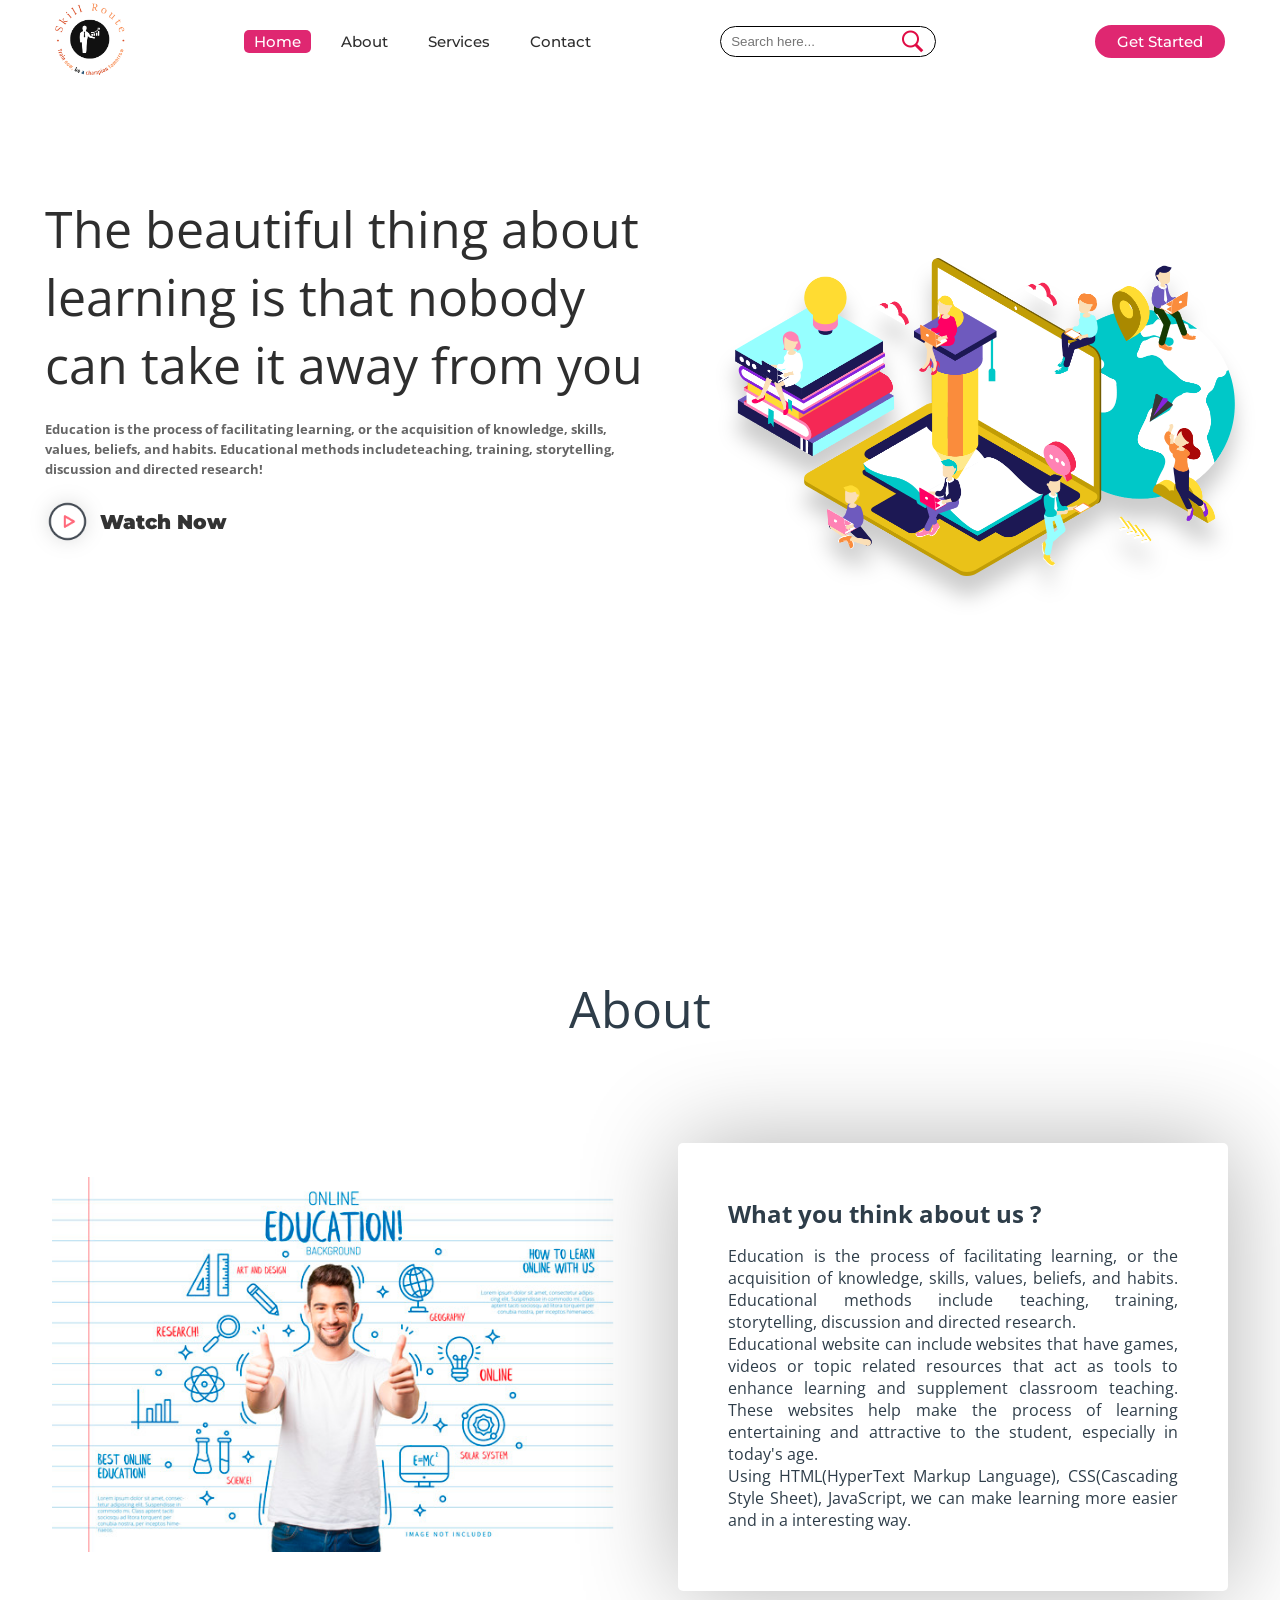
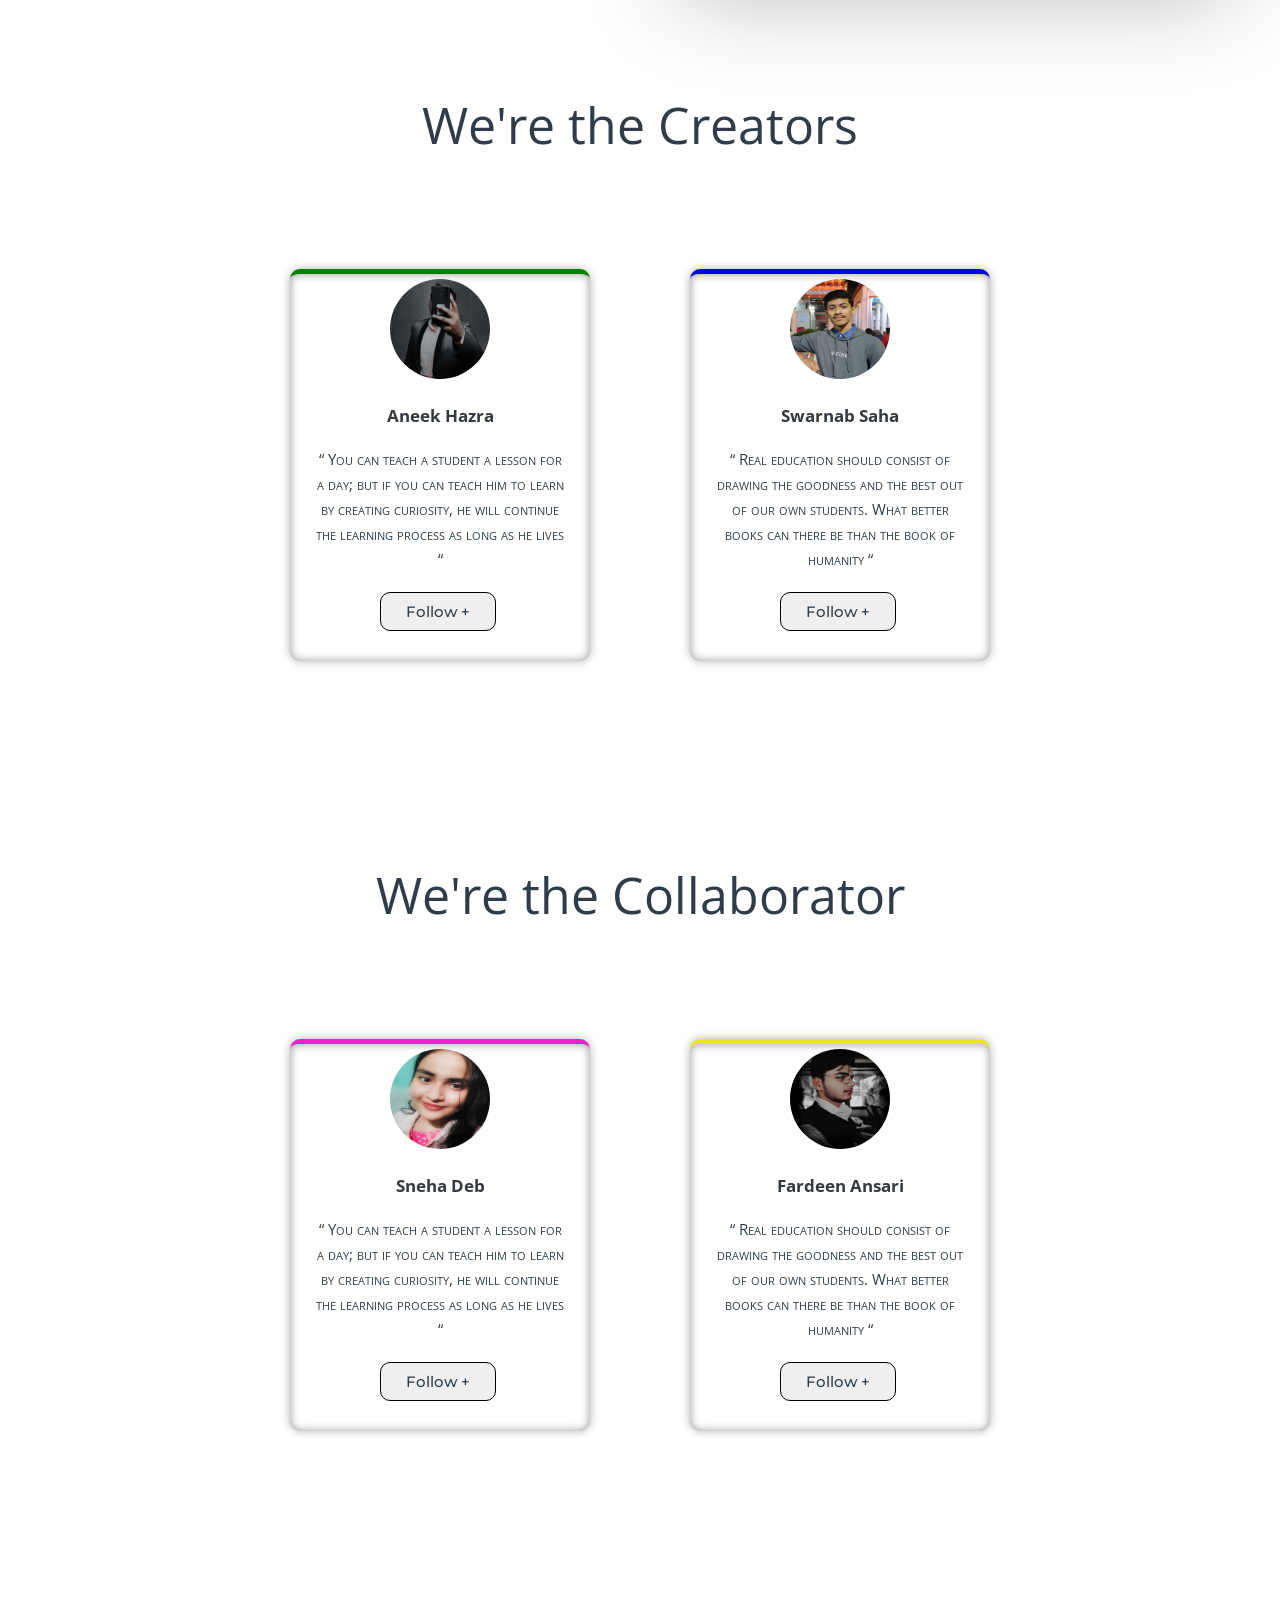
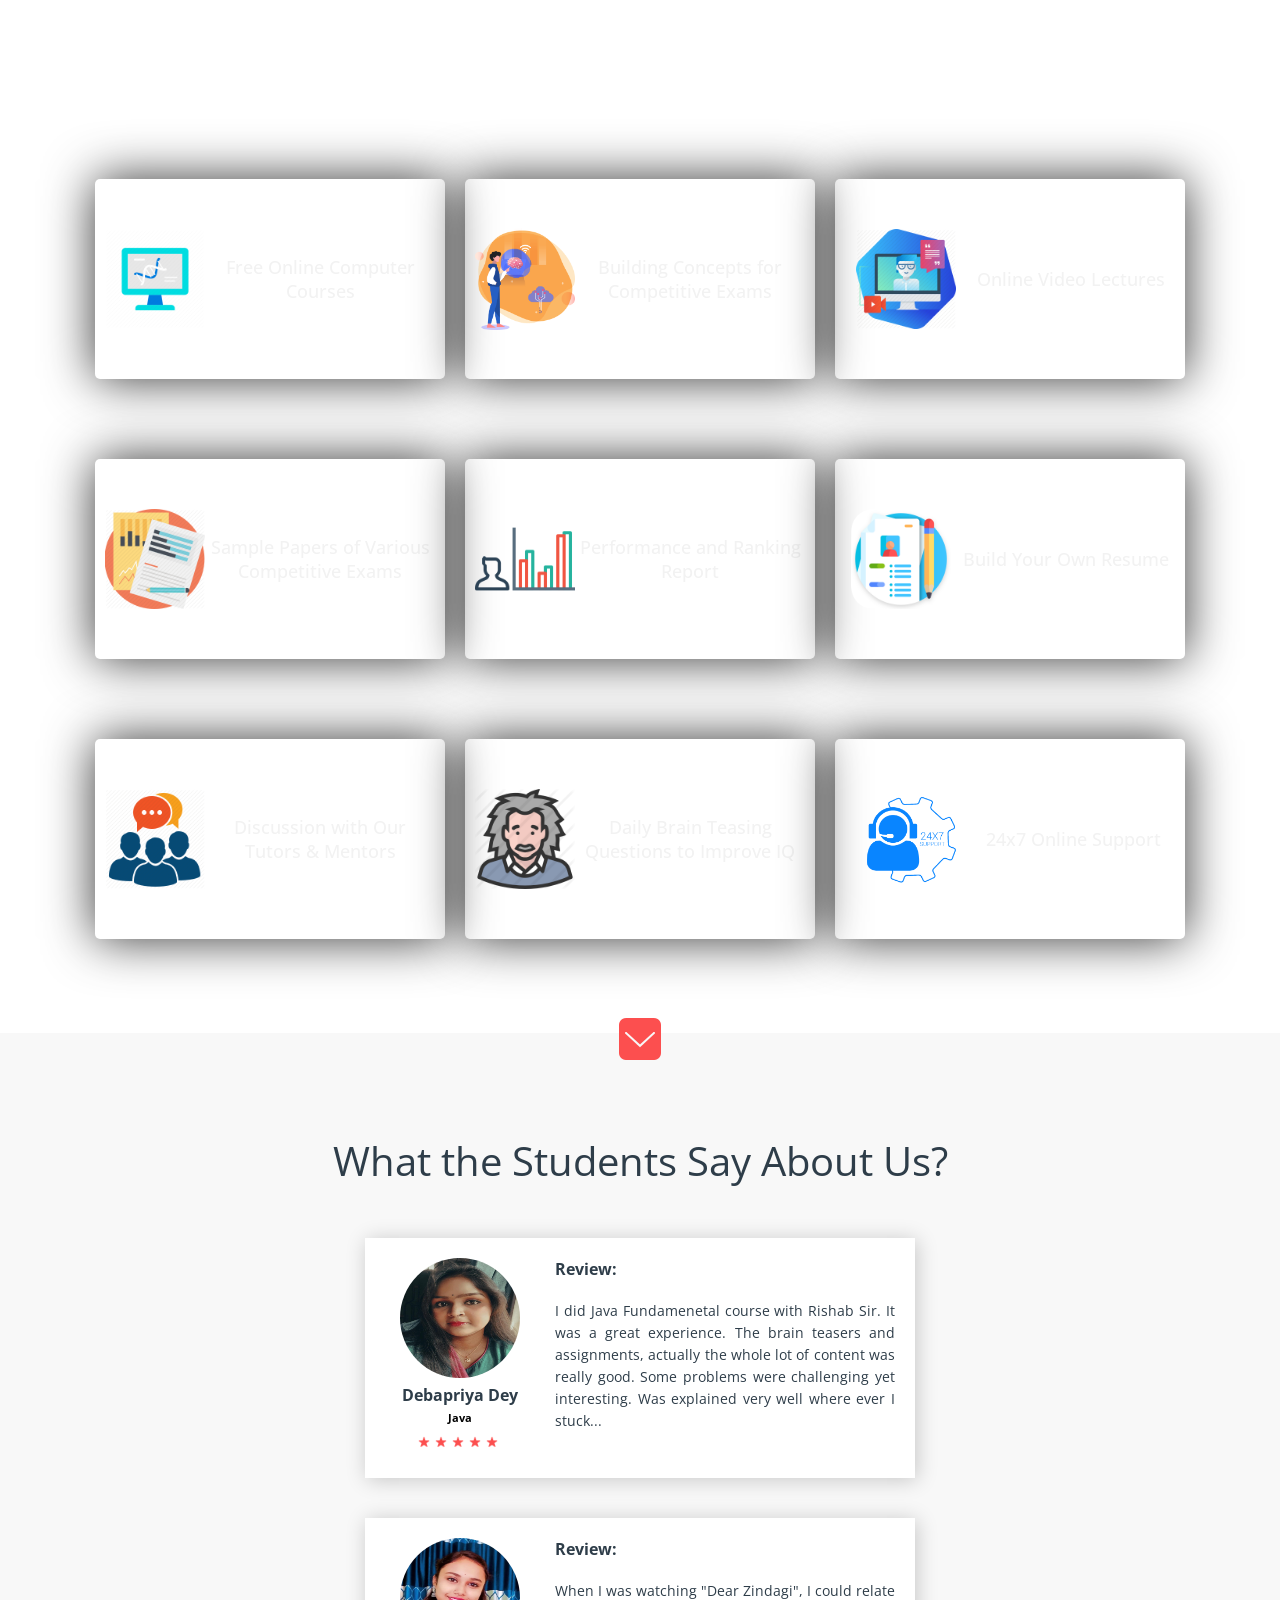
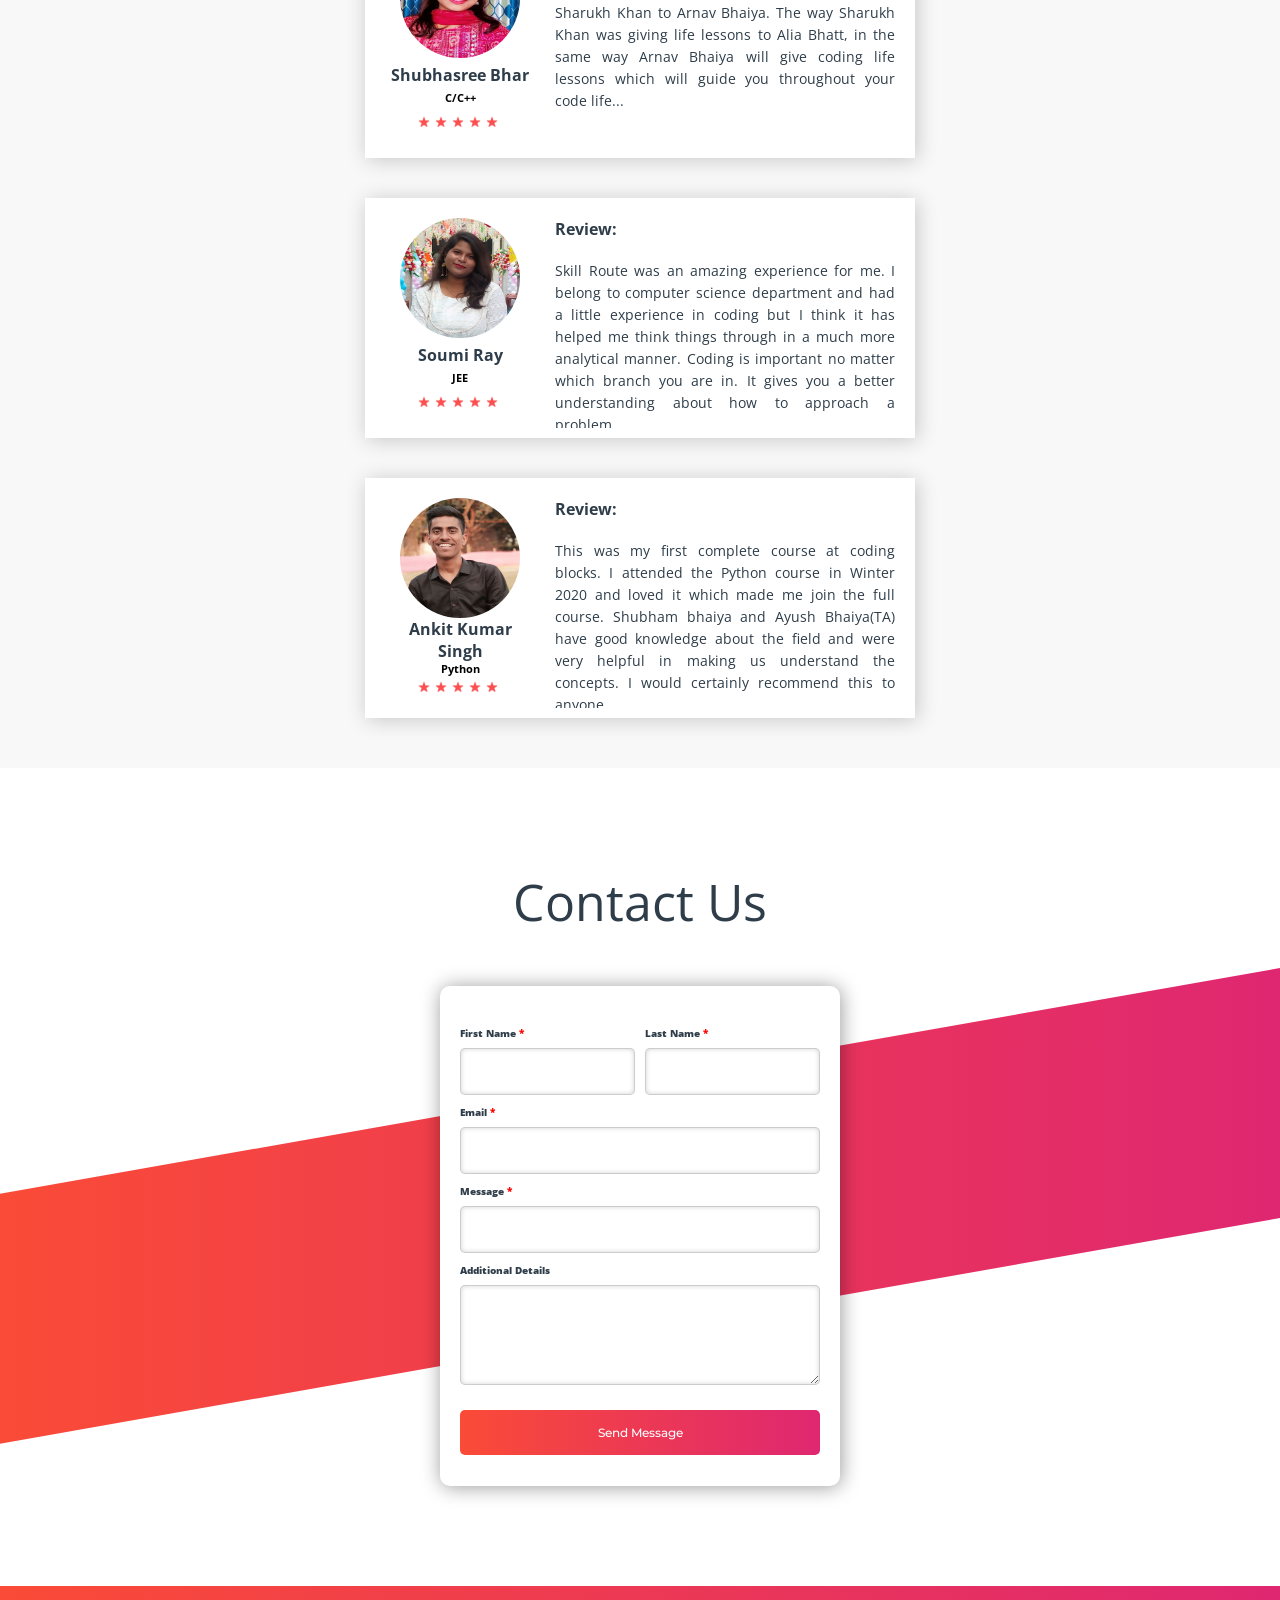
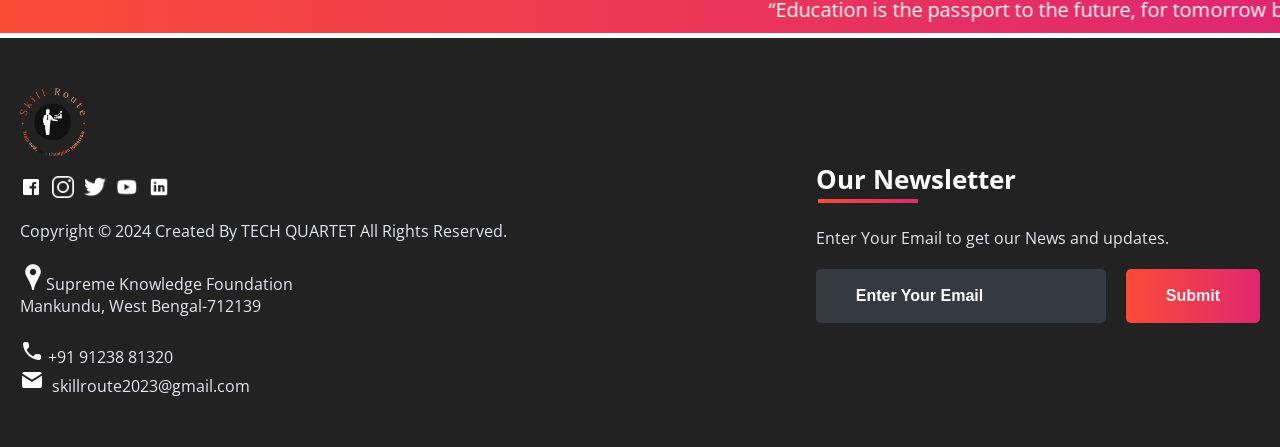
<file: index.html>
<!DOCTYPE html>
<html>
	<head>
		<meta charset="utf-8">
		<link rel="icon" href="images/icon/Growth.png">
		<meta http-equiv="X-UA-Comaptible" content="IE=edge">
		<title>Skill Route</title>
		<meta name="desciption" content="">
		<meta name="viewport" content="width=device-width, initial-scale=1">
		<link rel="stylesheet" type="text/css" href="style.css">
		<script type="text/javascript" src="script.js"></script>
		<script src="https://code.jquery.com/jquery-3.2.1.js"></script>
		<script>
			$(window).on('scroll', function(){
				if($(window).scrollTop()){
					$('nav').addClass('black');
				}else {
					$('nav').removeClass('black');
				}
			})
		</script>
	</head>
	<body>
		<!-- Navigation Bar -->
		<header id="header">
			<nav>
				<div class="logo"><img src="images/icon/skill-route-high-resolution-logo.png" style="width: 70px"; alt="logo"></div>
				<ul>
					<li><a class="active" href="">Home</a></li>
					<li><a href="#about_section">About</a></li>
					<!-- <li><a href="#portfolio_section">Portfolio</a></li>
					<li><a href="#team_section">Team</a></li> -->
					<li><a href="#services_section">Services</a></li>
					<li><a href="#contactus_section">Contact</a></li>
				</ul>
				<div class="srch"><input type="text" class="search" placeholder="Search here..."><img src="images/icon/search.png" alt="search" onclick=slide()></div>
				<a class="get-started" href="login.html">Get Started</a>
				<img src="images/icon/menu.png" class="menu" onclick="sideMenu(0)" alt="menu">
			</nav>
			<div class="head-container">
				<div class="quote">
					<p>The beautiful thing about learning is that nobody can take it away from you</p>
					<h5>Education is the process of facilitating learning, or the acquisition of knowledge, skills, values, beliefs, and habits. Educational methods includeteaching, training, storytelling, discussion and directed research!</h5>
					<div class="play">
						<img src="images/icon/play.png" alt="play"><span><a href="https://youtu.be/Phtp0ksvoYo?si=KRIlZ0Noa8ikxNq-" target="_blank">Watch Now</a></span>
					</div>
				</div>
				<div class="svg-image">
					<img src="images/extra/svg1.jpg" alt="svg">
				</div>
			</div>
			<div class="side-menu" id="side-menu">
				<div class="close" onclick="sideMenu(1)"><img src="images/icon/close.png" alt=""></div>
				<div class="user">
					<img src="images/creator/Fardeen.jpeg" alt="Username">
					<p>Fardeen</p>
				</div>
				<ul>
					<li><a class="active" href="">Home</a></li>
					<li><a href="#about_section">About</a></li>
					<!-- <li><a href="#portfolio_section">Portfolio</a></li> -->
					<!-- <li><a href="#team_section">Team</a></li> -->
					<li><a href="#services_section">Services</a></li>
					<li><a href="#contactus_section">Contact</a></li>
					<li><a href="login.html">Get Started</a></li>
				</ul>
			</div>
		</header>

		<!-- Some Popular Subjects -->
		<!-- <div class="title">
			<span>Popular Subjects on Skill Route</span>
		</div>
		<br><br>
		<div class="course">
			<center> 
				<div class="cbox">
					<div class="det"><a href="subjects/jee.html"><img src="images/courses/book.png">JEE reparation</a></div>
					<div class="det"><a href="subjects/gate.html"><img src="images/courses/d1.png">GATE Preparation</a></div>
					<div class="det"><a href="subjects/jee.html#sample_papers"><img src="images/courses/paper.png">Sample Papers</a></div>
					<div class="det"><a href="subjects/quiz.html"><img src="images/courses/d1.png">Daily Quiz</a></div>
				</div>
			</center>
			<div class="cbox">
				<div class="det"><a href="subjects/computer_courses.html"><img src="images/courses/computer.png">Computer Courses</a></div>
				<div class="det"><a href="subjects/computer_courses.html#data"><img src="images/courses/data.png">Data Structures</a></div>
				<div class="det"><a href="subjects/computer_courses.html#algo"><img src="images/courses/algo.png">Algorithm</a></div>
				<div class="det det-last"><a href="subjects/computer_courses.html#projects"><img src="images/courses/projects.png">Projects</a></div>
			</div>
		</div> -->
			
		<!-- ABOUT -->
		<div class="diffSection" id="about_section">
			<center><p style="font-size: 50px; padding: 100px">About</p></center>
			<div class="about-content">
				<div class="side-image">
					<img class="sideImage" src="images/extra/e3.jpg">
				</div>
				<div class="side-text">
					<h2>What you think about us ?</h2>
					<p>Education is the process of facilitating learning, or the acquisition of knowledge, skills, values, beliefs, and habits. Educational methods include teaching, training, storytelling, discussion and directed research.<br> Educational website can include websites that have games, videos or topic related resources that act as tools to enhance learning and supplement classroom teaching. These websites help make the process of learning entertaining and attractive to the student, especially in today's age. <br>Using HTML(HyperText Markup Language), CSS(Cascading Style Sheet), JavaScript, we can make learning more easier and in a interesting way.</p>
				</div>
			</div>
		</div>

		<!-- PORTFOLIO -->
		<!-- <div class="diffSection" id="portfolio_section">
			<center><p style="font-size: 50px; padding: 100px; padding-bottom: 40px;">Portfolio</p></center>
			<div class="content">
				<p>
					“Education is the passport to the future, for tomorrow belongs to those who prepare for it today.” “Your attitude, not your aptitude, will determine your altitude.” “If you think education is expensive, try ignorance.” “The only person who is educated is the one who has learned how to learn …and change.”
				</p>
			</div>
		</div>
		<div class="extra">
			<p>We're increasing this data every year</p>
			<div class="smbox">
				<span><center><div class="data">154</div><div class="det">Enrolled Students</div></center></span>
				<span><center><div class="data">62</div><div class="det">Total Courses</div></center></span>
				<span><center><div class="data">56</div><div class="det">Placed Students</div></center></span>
				<span><center><div class="data">27</div><div class="det">Total Projects</div></center></span>
			</div>
		</div> -->

		<!-- TEAM 1 -->
		<div class="diffSection" id="team_section">
			<center><p style="font-size: 50px; padding-top: 100px; padding-bottom: 60px;">We're the Creators</p></center>
			<div class="totalcard">
				<div class="card">
					<center><img src="images/creator/Aneek.jpg"></center>
					<center>
						<div class="card-title">Aneek Hazra</div>
						<div id="detail">
							<p>“ You can teach a student a lesson for a day; but if you can teach him to learn by creating curiosity, he will continue the learning process as long as he lives “</p>
							<div class="duty"></div>
							<a href="https://www.linkedin.com/in/aneek-hazra-6630b6261?utm_source=share&utm_campaign=share_via&utm_content=profile&utm_medium=android_app" target="_blank"><button class="btn-aneek">Follow +</button></a>
						</div>
					</center>
				</div>
				<div class="card">
					<center><img src="images/creator/Swarnab.jpg"></center>
					<center>
						<div class="card-title">Swarnab Saha</div>
						<div id="detail">
							<p>“ Real education should consist of drawing the goodness and the best out of our own students. What better books can there be than the book of humanity “</p>
							<div class="duty"></div>
							<a href="https://www.linkedin.com/in/swarnab-saha-80751925a?utm_source=share&utm_campaign=share_via&utm_content=profile&utm_medium=android_app" target="_blank"><button class="btn-swarnab">Follow +</button></a>
						</div>
					</center>
				</div>
			</div>
		</div>

		<!-- TEAM 2 -->
		<div class="diffSection" id="team_section">
			<center><p style="font-size: 50px; padding-top: 100px; padding-bottom: 60px;">We're the Collaborator</p></center>
			<div class="totalcard">
				<div class="card1">
					<center><img src="images/creator/Sneha.jpg"></center>
					<center>
						<div class="card-title">Sneha Deb</div>
						<div id="detail">
							<p>“ You can teach a student a lesson for a day; but if you can teach him to learn by creating curiosity, he will continue the learning process as long as he lives “</p>
							<div class="duty"></div>
							<a href="https://www.linkedin.com/in/sneha-deb-4b86b22a4/" target="_blank"><button class="btn-sneha">Follow +</button></a>
						</div>
					</center>
				</div>
				<div class="card1">
					<center><img src="images/creator/Fardeen.jpeg"></center>
					<center>
						<div class="card-title">Fardeen Ansari</div>
						<div id="detail">
							<p>“ Real education should consist of drawing the goodness and the best out of our own students. What better books can there be than the book of humanity “</p>
							<div class="duty"></div>
							<a href="https://www.linkedin.com/in/fardeen-ansari-00b276257/" target="_blank"><button class="btn-fardeen">Follow +</button></a>
						</div>
					</center>
				</div>
			</div>
		</div>

		<!-- SERVICES -->
		<div class="service-swipe">
			<div class="diffSection" id="services_section">
				<center><p style="font-size: 50px; padding: 100px; padding-bottom: 40px; color: #fff;">Services</p></center>
			</div>
			<a href="login.html"><div class="s-card"><img src="images/icon/computer-courses.png"><p>Free Online Computer Courses</p></div></a>
			<a href="login.html"><div class="s-card"><img src="images/icon/brainbooster.png"><p>Building Concepts for Competitive Exams</p></div></a>
			<a href="login.html"><div class="s-card"><img src="images/icon/online-tutorials.png"><p>Online Video Lectures</p></div></a>
			<a href="login.html"><div class="s-card"><img src="images/icon/papers.jpg"><p>Sample Papers of Various Competitive Exams</p></div></a>
			<a href="login.html"><div class="s-card"><img src="images/icon/p3.png"><p>Performance and Ranking Report</p></div></a>
			<a href="login.html"><div class="s-card"><img src="images/icon/resume.png"><p>Build Your Own Resume</p></div></a>
			<a href="#contactus_section"><div class="s-card"><img src="images/icon/discussion.png"><p>Discussion with Our Tutors & Mentors</p></div></a>
			<a href="login.html"><div class="s-card"><img src="images/icon/q1.png"><p>Daily Brain Teasing Questions to Improve IQ</p></div></a>
			<a href="#contactus_section"><div class="s-card"><img src="images/icon/help.png"><p>24x7 Online Support</p></div></a>
		</div>

		<!-- Reviews by Students -->
		<div id="makeitfull">
			<a href="#review_section"><img src="images/icon/makeitfull.png"></a>
		</div>
		<div class="review">
			<div class="diffSection" id="review_section">
				<center><p style="font-size: 40px; padding: 100px; padding-bottom: 40px; color: #2E3D49;">What the Students Say About Us?</p></center>
			</div>
			<div class="rev-container">
				<div class="rev-card">
					<div class="identity">
						<img src="images/creator/Debapriya.jpg"><p>Debapriya Dey</p>
						<h6>Java</h6>
						<div class="rating"><img src="images/icon/star.png"><img src="images/icon/star.png"><img src="images/icon/star.png"><img src="images/icon/star.png"><img src="images/icon/star.png"></div>
					</div>
					<div class="rev-cont">
						<p id="title">Review:</p>
						<p id="content">
							I did Java Fundamenetal course with Rishab Sir. It was a great experience. The brain teasers and assignments, actually the whole lot of content was really good. Some problems were challenging yet interesting. Was explained very well where ever I stuck...
						</p>
					</div>
				</div>
				<div class="rev-card">
					<div class="identity">
						<img src="images/creator/Shubhasree.jpg"><p>Shubhasree Bhar</p>
						<h6>C/C++</h6>
						<div class="rating"><img src="images/icon/star.png"><img src="images/icon/star.png"><img src="images/icon/star.png"><img src="images/icon/star.png"><img src="images/icon/star.png"></div>
					</div>
					<div class="rev-cont">
						<p id="title">Review:</p>
						<p id="content">
							When I was watching "Dear Zindagi", I could relate Sharukh Khan to Arnav Bhaiya. The way Sharukh Khan was giving life lessons to Alia Bhatt, in the same way Arnav Bhaiya will give coding life lessons which will guide you throughout your code life...
						</p>
					</div>
				</div>
				<div class="rev-card">
					<div class="identity">
						<img src="images/creator/Soumi.jpg"><p>Soumi Ray</p>
						<h6>JEE</h6>
						<div class="rating"><img src="images/icon/star.png"><img src="images/icon/star.png"><img src="images/icon/star.png"><img src="images/icon/star.png"><img src="images/icon/star.png"></div>
					</div>
					<div class="rev-cont">
						<p id="title">Review:</p>
						<p id="content">
							Skill Route was an amazing experience for me. I belong to computer science department and had a little experience in coding but I think it has helped me think things through in a much more analytical manner. Coding is important no matter which branch you are in. It gives you a better understanding about how to approach a problem...
						</p>
					</div>
				</div>
				<div class="rev-card">
					<div class="identity">
						<img src="images/creator/Ankit.jpg"><p>Ankit Kumar Singh</p>
						<h6>Python</h6>
						<div class="rating"><img src="images/icon/star.png"><img src="images/icon/star.png"><img src="images/icon/star.png"><img src="images/icon/star.png"><img src="images/icon/star.png"></div>
					</div>
					<div class="rev-cont">
						<p id="title">Review:</p>
						<p id="content">
							This was my first complete course at coding blocks. I attended the Python course in Winter 2020 and loved it which made me join the full course. Shubham bhaiya and Ayush Bhaiya(TA) have good knowledge about the field and were very helpful in making us understand the concepts. I would certainly recommend this to anyone...
						</p>
					</div>
				</div>
			</div>
		</div>

		<!-- CONTACT US -->
		<div class="diffSection" id="contactus_section">
			<center><p style="font-size: 50px; padding: 100px">Contact Us</p></center>
			<div class="csec"></div>
			<div class="back-contact">
				<div class="cc">
					<form action="mailto:roshank9419@gmail.com" method="post" enctype="text/plain">
						<label>First Name <span class="imp">*</span></label><label style="margin-left: 185px">Last Name <span class="imp">*</span></label><br>
						<center>
							<input type="text" name="" style="margin-right: 10px; width: 175px" required="required"><input type="text" name="lname" style="width: 175px" required="required"><br>
						</center>
						<label>Email <span class="imp">*</span></label><br>
						<input type="email" name="mail" style="width: 100%" required="required"><br>
						<label>Message <span class="imp">*</span></label><br>
						<input type="text" name="message" style="width: 100%" required="required"><br>
						<label>Additional Details</label><br>
						<textarea name="addtional"></textarea><br>
						<button type="submit" id="csubmit">Send Message</button>
					</form>
				</div>
			</div>
		</div>

		<!-- FEEDBACK -->
		<!-- <div class="title2" id="feedBACK">
			<span>Give Feedback</span>
			<div class="shortdesc2">
				<p>Please share your valuable feedback to us</p>
			</div>
		</div>
		<div class="feedbox">
			<div class="feed">
				<form action="mailto:roshank9419@gmail.com" method="post" enctype="text/plain">
					<label>Your Name</label><br>
					<input type="text" name="" class="fname" required="required"><br>
					<label>Email</label><br>
					<input type="email" name="mail" required="required"><br>
					<label>Additional Details</label><br>
					<textarea name="addtional"></textarea><br>
					<button type="submit" id="csubmit">Send Message</button>
				</form>
			</div>
		</div> -->

		<!-- Sliding Information -->
		<marquee style="background: linear-gradient(to right, #FA4B37, #DF2771); margin-top: 50px;" direction="left" onmouseover="this.stop()" onmouseout="this.start()" scrollamount="20"><div class="marqu">“Education is the passport to the future, for tomorrow belongs to those who prepare for it today.” “Your attitude, not your aptitude, will determine your altitude.” “If you think education is expensive, try ignorance.” “The only person who is educated is the one who has learned how to learn …and change.”</div></marquee>

		<!-- FOOTER -->
		<footer>
			<div class="footer-container">
				<div class="left-col">
					<img src="images/icon/skill-route-high-resolution-logo-transparent.png" style="width: 65px; margin-bottom: 15px;">
					<div class="logo"></div>
					<div class="social-media">
						<a href="#"><img src="images/icon\fb.png"></a>
						<a href="#"><img src="images/icon\insta.png"></a>
						<a href="#"><img src="images/icon\tt.png"></a>
						<a href="#"><img src="images/icon\ytube.png"></a>
						<a href="#"><img src="images/icon\linkedin.png"></a>
					</div>
					<br><br>
					<p class="rights-text">Copyright © 2024 Created By TECH QUARTET All Rights Reserved.</p>
						<br>
						<p><img src="images/icon/location.png">Supreme Knowledge Foundation<br>Mankundu, West Bengal-712139</p><br>
						<p><img src="images/icon/phone.png"> +91 91238 81320<br><img src="images/icon/mail.png">&nbsp; skillroute2023@gmail.com</p>
				</div>
				<div class="right-col">
					<h1 style="color: #fff">Our Newsletter</h1>
					<div class="border"></div><br>
					<p>Enter Your Email to get our News and updates.</p>
					<form class="newsletter-form">
						<input class="txtb" type="email" placeholder="Enter Your Email">
						<input class="btn" type="submit" value="Submit">
					</form>
				</div>
			</div>
		</footer>

	</body>
</html>
</file>
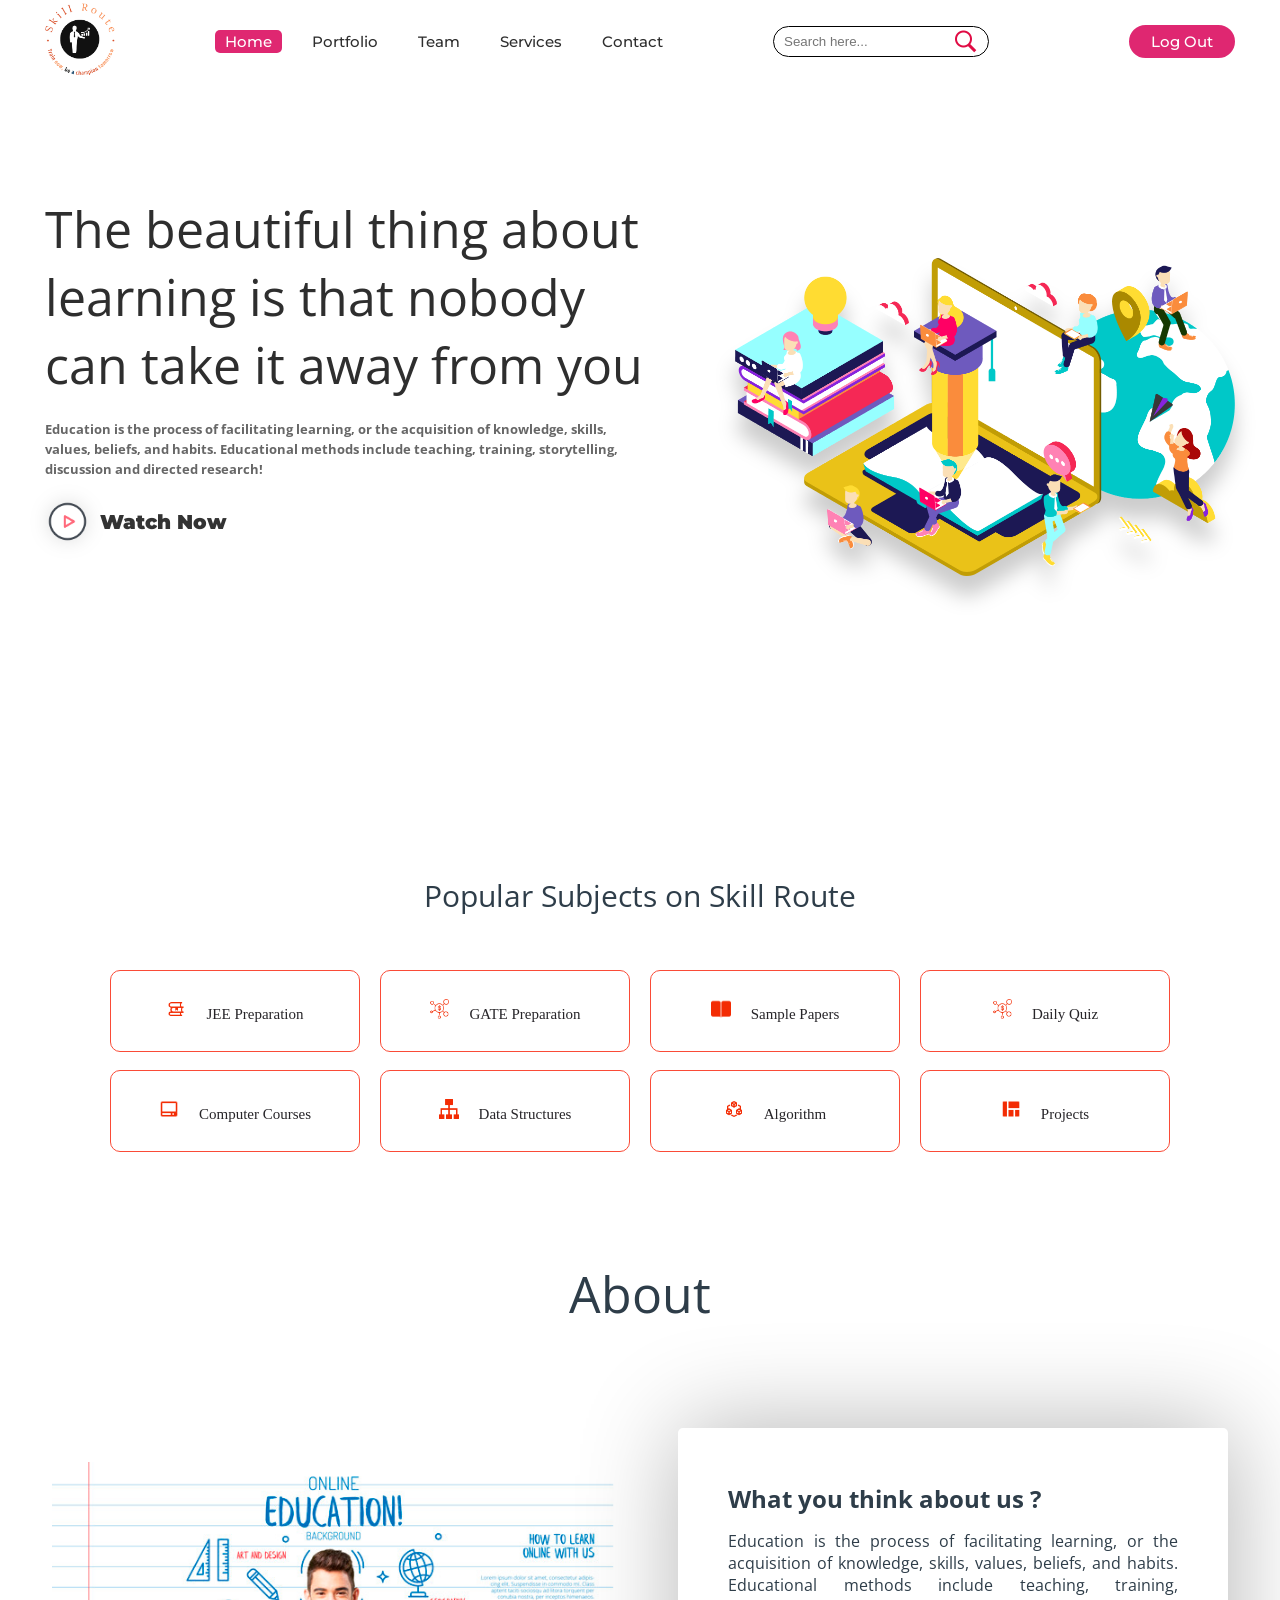
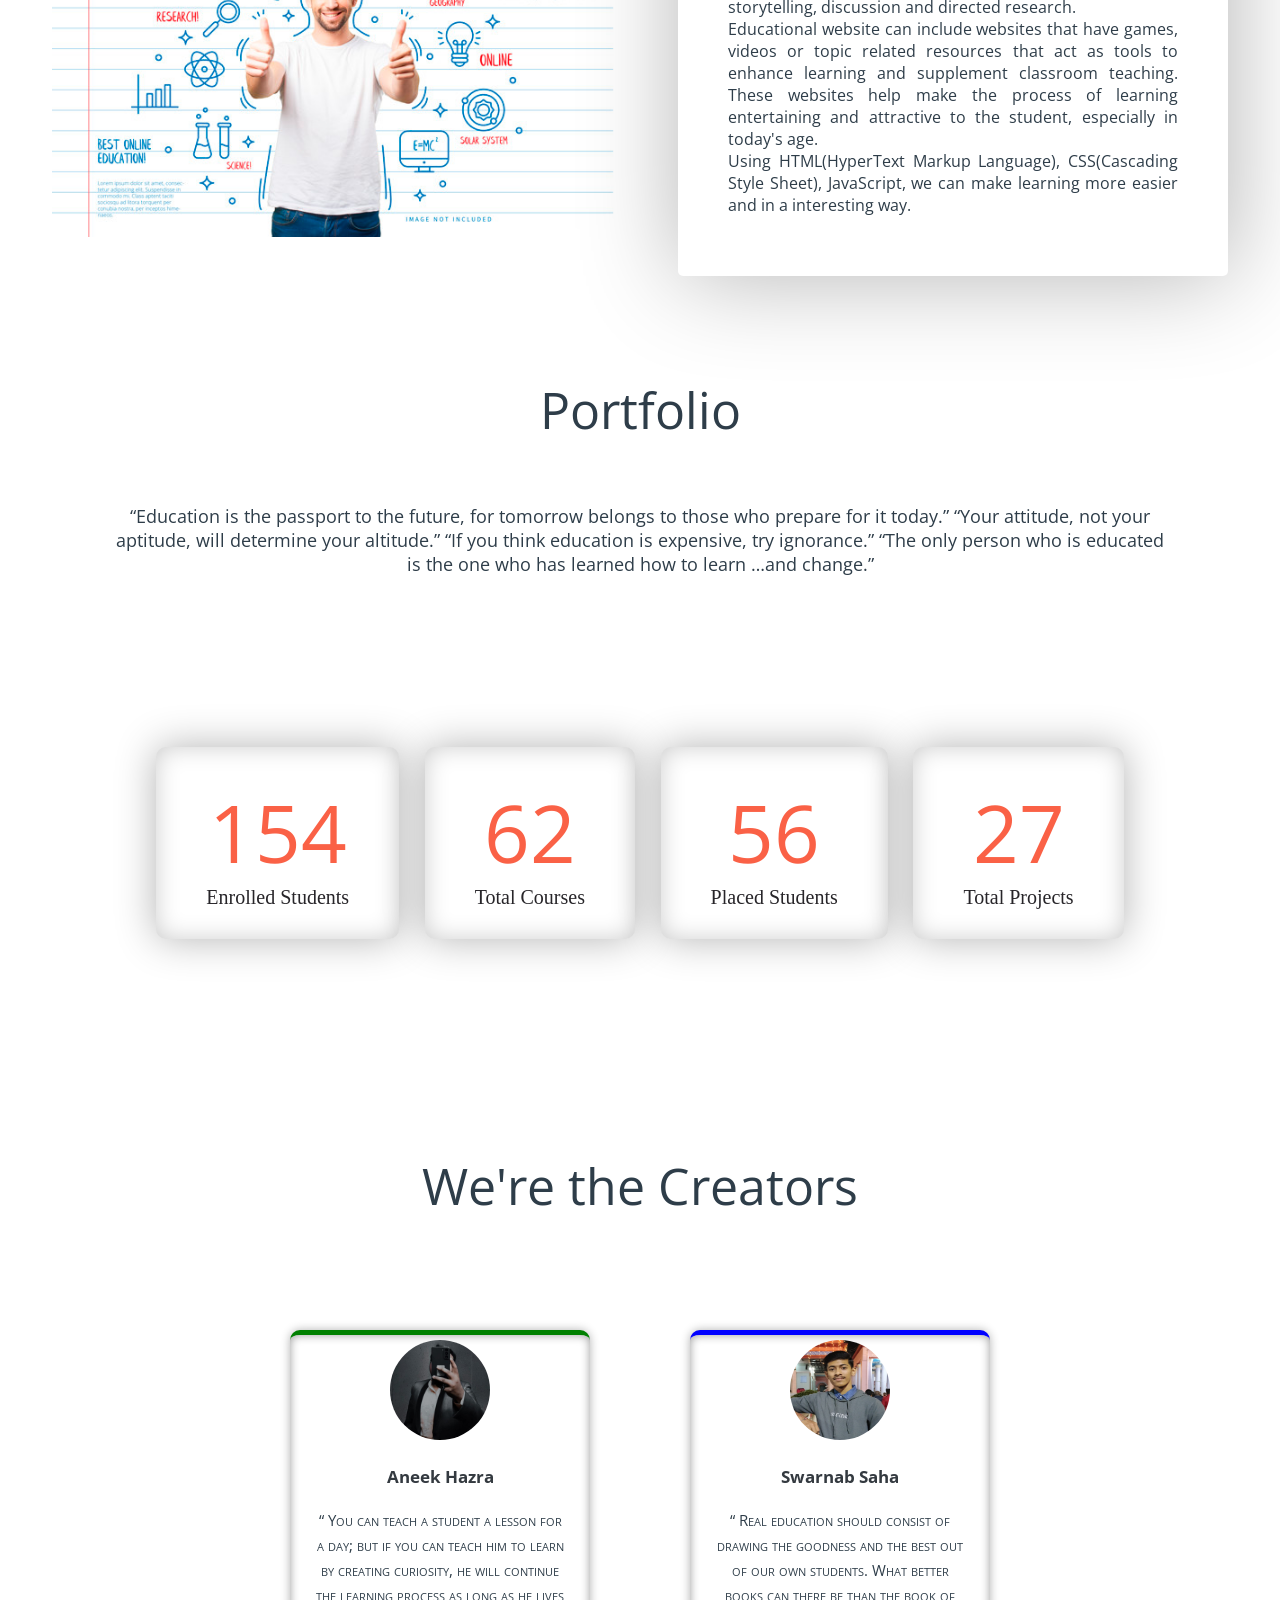
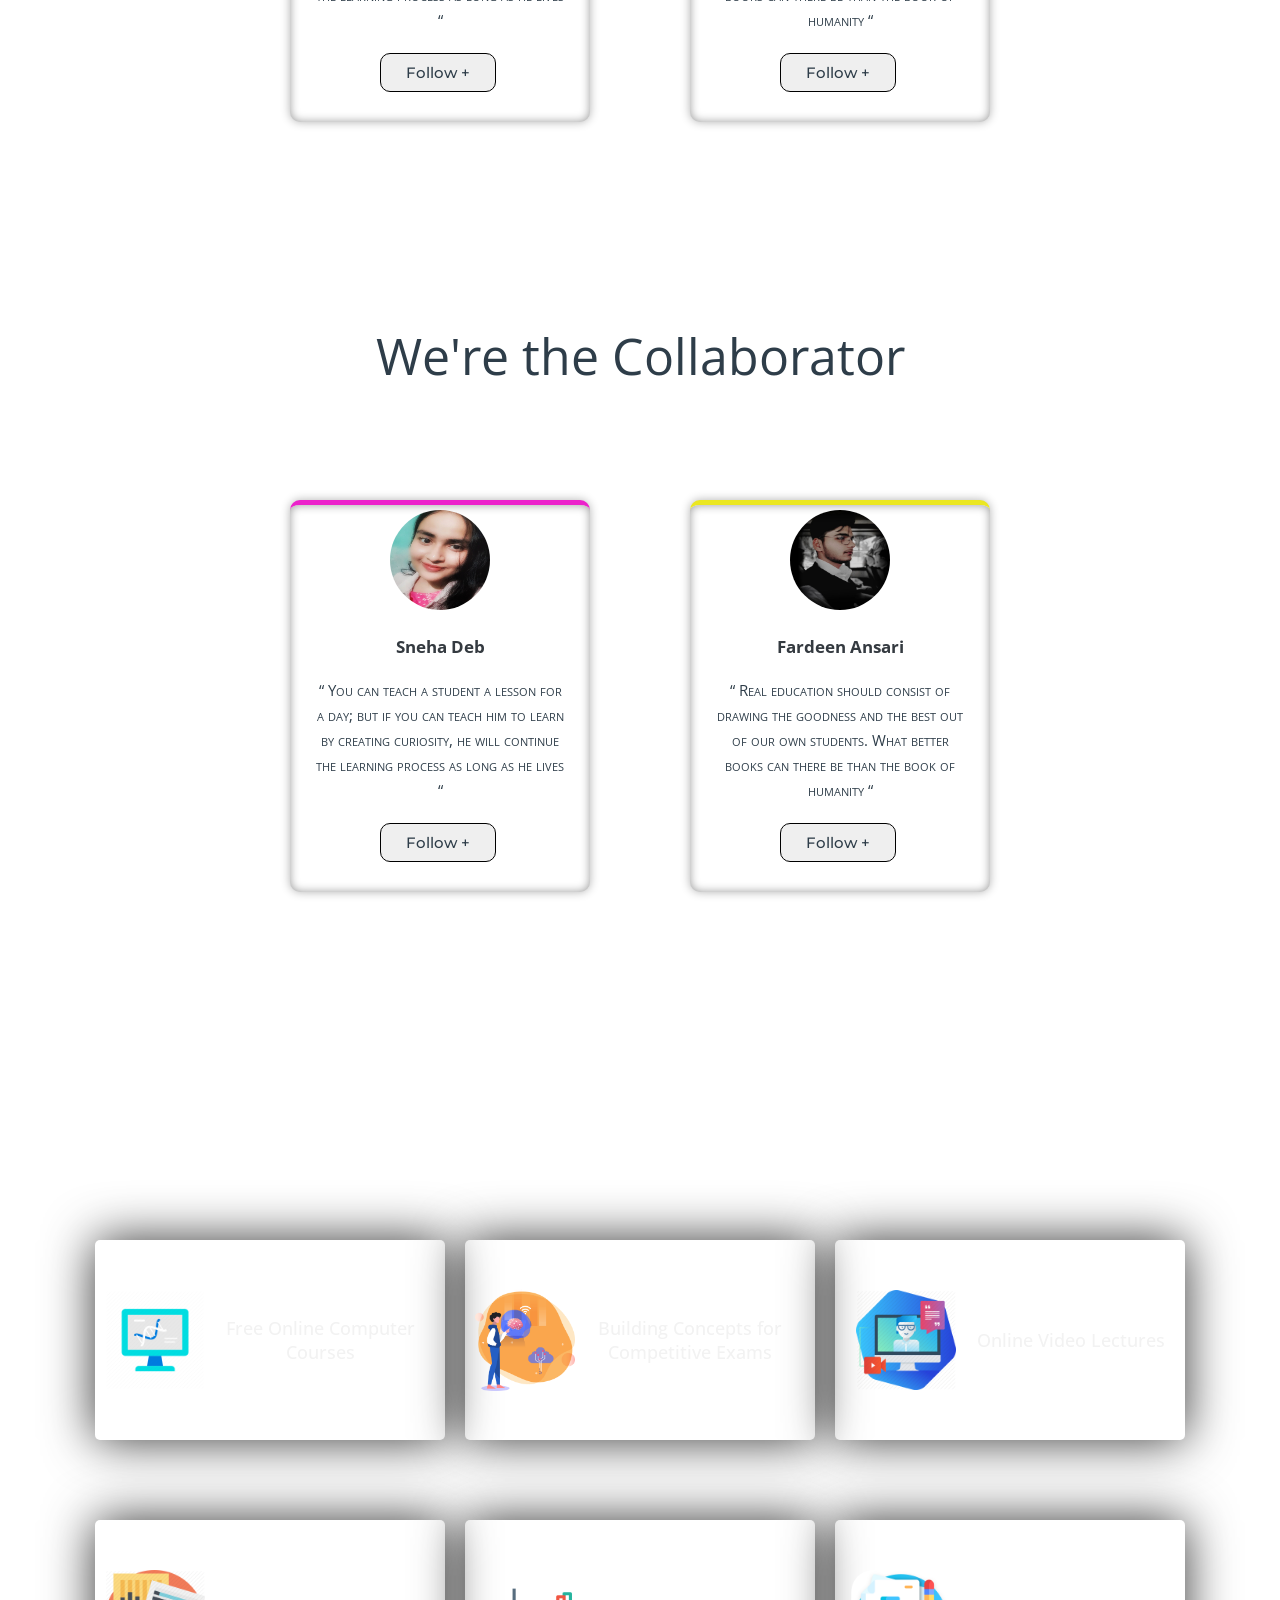
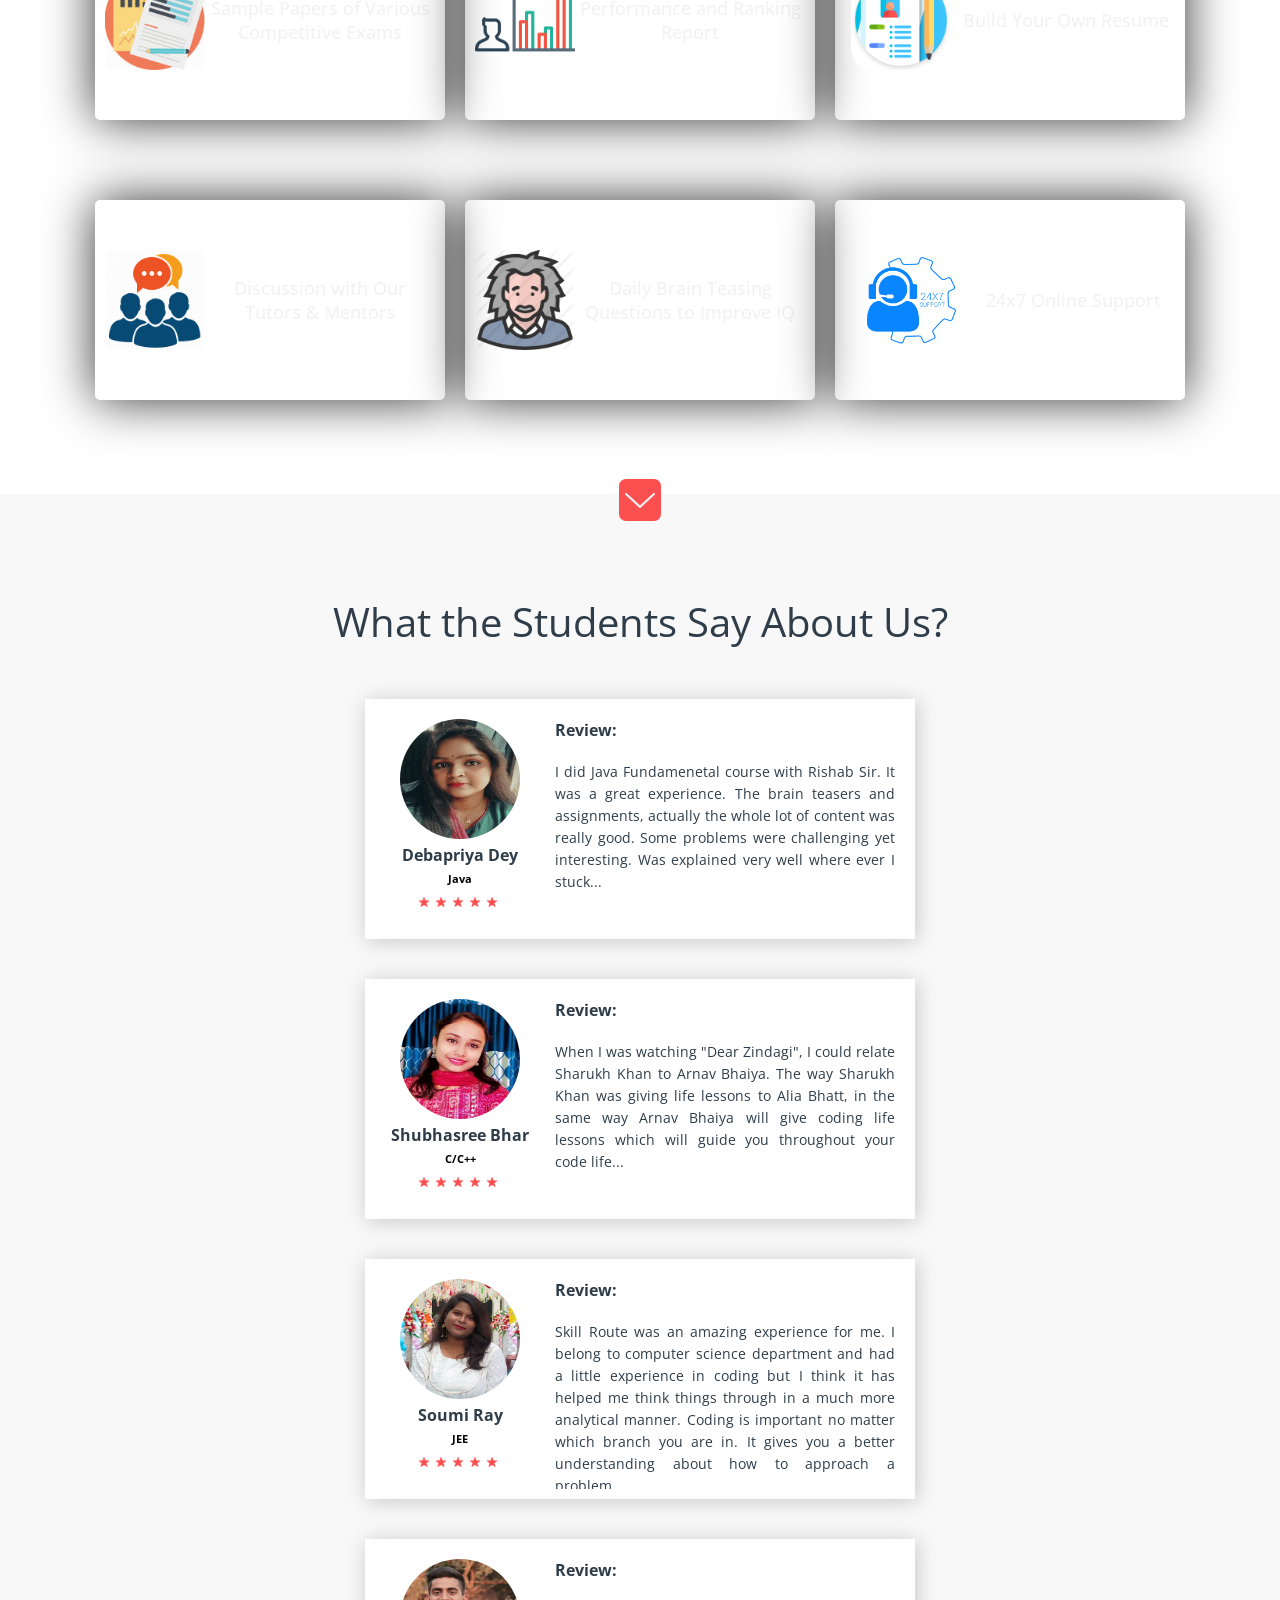
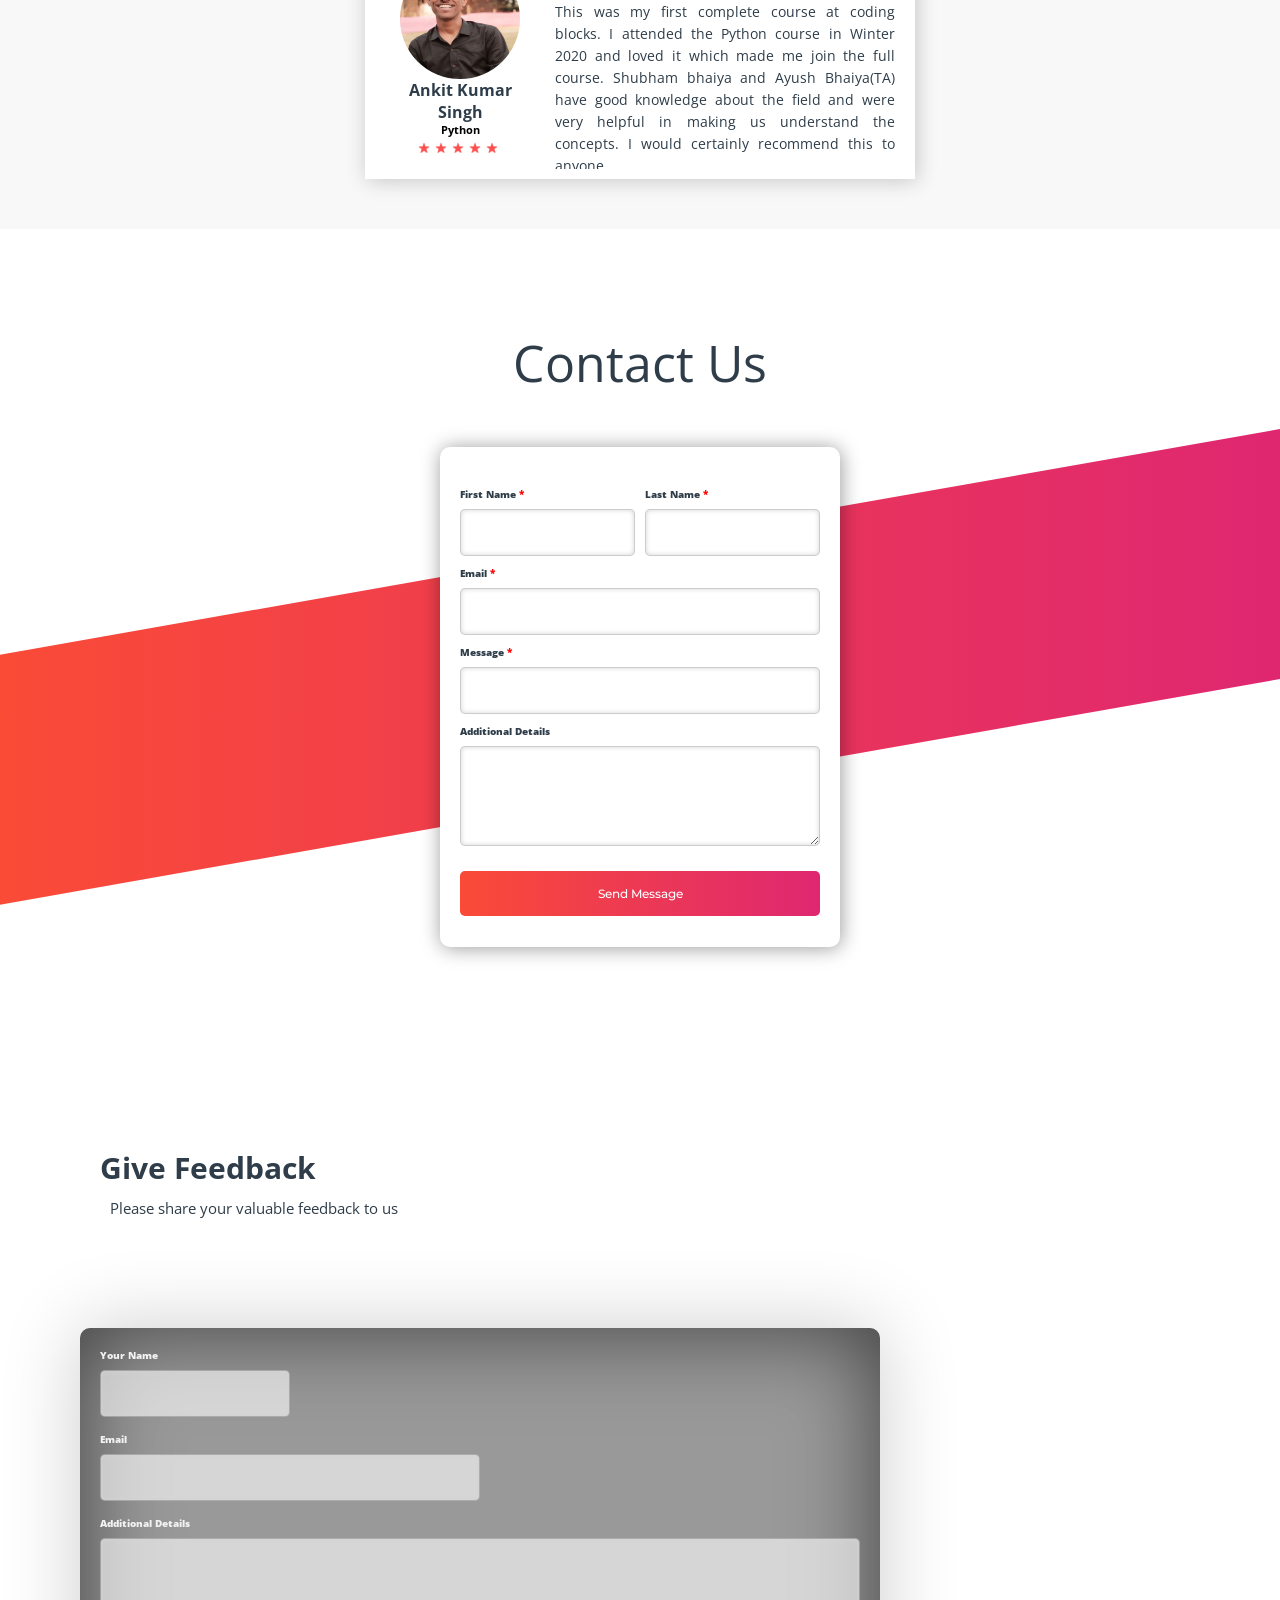
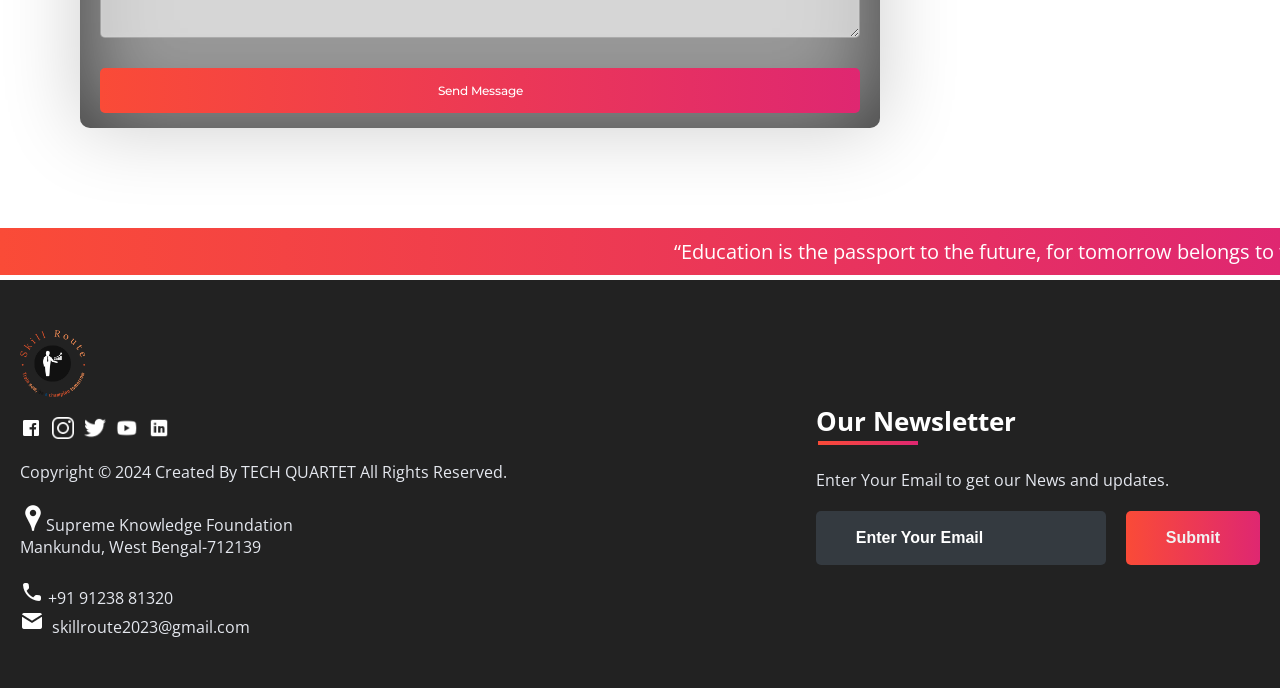
<file: index2.html>
<!DOCTYPE html>
<html>
	<head>
		<meta charset="utf-8">
		<link rel="icon" href="images/icon/Growth.png">
		<meta http-equiv="X-UA-Comaptible" content="IE=edge">
		<title>Skill Route</title>
		<meta name="desciption" content="">
		<meta name="viewport" content="width=device-width, initial-scale=1">
		<link rel="stylesheet" type="text/css" href="style.css">
		<script type="text/javascript" src="script.js"></script>
		<script src="https://code.jquery.com/jquery-3.2.1.js"></script>
		<script>
			$(window).on('scroll', function(){
				if($(window).scrollTop()){
					$('nav').addClass('black');
				}else {
					$('nav').removeClass('black');
				}
			})
		</script>
	</head>
	<body>

		<!-- Navigation Bar -->
		<header id="header">
			<nav>
				<div class="logo"><img src="images/icon/skill-route-high-resolution-logo.png" style="width: 70px"; alt="logo"> </div>
				<ul>
					<li><a class="active" href="">Home</a></li>
					<li><a href="#portfolio_section">Portfolio</a></li>
					<li><a href="#team_section">Team</a></li>
					<li><a href="#services_section">Services</a></li>
					<li><a href="#contactus_section">Contact</a></li>
				</ul>
				<div class="srch"><input type="text" class="search" placeholder="Search here..."><img src="images/icon/search.png" alt="search" onclick=slide()></div>
				<a class="get-started" href="index.html">Log Out</a>
				<img src="images/icon/menu.png" class="menu" onclick="sideMenu(0)" alt="menu">
			</nav>
			<div class="head-container">
				<div class="quote">
					<p>The beautiful thing about learning is that nobody can take it away from you</p>
					<h5>Education is the process of facilitating learning, or the acquisition of knowledge, skills, values, beliefs, and habits. Educational methods include teaching, training, storytelling, discussion and directed research!</h5>
					<div class="play">
						<img src="images/icon/play.png" alt="play"><span><a href="https://youtu.be/Phtp0ksvoYo?si=KRIlZ0Noa8ikxNq-" target="_blank">Watch Now</a></span>
					</div>
				</div>
				<div class="svg-image">
					<img src="images/extra/svg1.jpg" alt="svg">
				</div>
			</div>
			<div class="side-menu" id="side-menu">
				<div class="close" onclick="sideMenu(1)"><img src="images/icon/close.png" alt=""></div>
				<div class="user">
					<img src="images/creator/Fardeen.jpeg" alt="Username">
					<p>Fardeen</p>
				</div>
				<ul>
					<li><a href="#about_section">About</a></li>
					<li><a href="#portfolio_section">Portfolio</a></li>
					<li><a href="#team_section">Team</a></li>
					<li><a href="#services_section">Services</a></li>
					<li><a href="#contactus_section">Contact</a></li>
					<li><a href="#feedBACK">Feedback</a></li>
					<li><a href="index.html">Log Out</a></li>
				</ul>
			</div>
		</header>

		<!-- Some Popular Subjects -->
		<div class="title">
			<span>Popular Subjects on Skill Route</span>
		</div>
		<br><br>
		<div class="course">
			<center> <div class="cbox">
			<div class="det"><a href="subjects/jee.html"><img src="images/courses/book.png">JEE Preparation</a></div>
			<div class="det"><a href="subjects/gate.html"><img src="images/courses/d1.png">GATE Preparation</a></div>
			<div class="det"><a href="subjects/jee.html#sample_papers"><img src="images/courses/paper.png">Sample Papers</a></div>
			<div class="det"><a href="subjects/quiz.html"><img src="images/courses/d1.png">Daily Quiz</a></div>
			<!-- <div class="det"><a href="subjects/jee.html"><img src="images/courses/book.png">JEE Preparation</a></div>
			<div class="det"><a href="subjects/gate.html"><img src="images/courses/d1.png">GATE Preparation</a></div>
			<div class="det"><a href="subjects/jee.html#sample_papers"><img src="images/courses/paper.png">Sample Papers</a></div>
			<div class="det"><a href="subjects/quiz.html"><img src="images/courses/d1.png">Daily Quiz</a></div> -->
			</div></center>
			<div class="cbox">
			<div class="det"><a href="subjects/computer_courses.html"><img src="images/courses/computer.png">Computer Courses</a></div>
			<div class="det"><a href="subjects/computer_courses.html#data"><img src="images/courses/data.png">Data Structures</a></div>
			<div class="det"><a href="subjects/computer_courses.html#algo"><img src="images/courses/algo.png">Algorithm</a></div>
			<div class="det det-last"><a href="subjects/computer_courses.html#projects"><img src="images/courses/projects.png">Projects</a></div>
			<!-- <div class="det"><a href="subjects/computer_courses.html"><img src="images/courses/computer.png">Computer Courses</a></div>
			<div class="det"><a href="subjects/computer_courses.html#data"><img src="images/courses/data.png">Data Structures</a></div>
			<div class="det"><a href="subjects/computer_courses.html#algo"><img src="images/courses/algo.png">Algorithm</a></div>
			<div class="det det-last"><a href="subjects/computer_courses.html#projects"><img src="images/courses/projects.png">Projects</a></div> -->
			</div>
		</div>
		
		<!-- ABOUT -->
		<div class="diffSection" id="about_section">
			<center><p style="font-size: 50px; padding: 100px">About</p></center>
			<div class="about-content">
					<div class="side-image">
						<img class="sideImage" src="images/extra/e3.jpg">
					</div>
					<div class="side-text">
						<h2>What you think about us ?</h2>
						<p>Education is the process of facilitating learning, or the acquisition of knowledge, skills, values, beliefs, and habits. Educational methods include teaching, training, storytelling, discussion and directed research.<br> Educational website can include websites that have games, videos or topic related resources that act as tools to enhance learning and supplement classroom teaching. These websites help make the process of learning entertaining and attractive to the student, especially in today's age. <br>Using HTML(HyperText Markup Language), CSS(Cascading Style Sheet), JavaScript, we can make learning more easier and in a interesting way.</p>
					</div>
			</div>
		</div>

		<!-- PORTFOLIO -->
		<div class="diffSection" id="portfolio_section">
			<center><p style="font-size: 50px; padding: 100px; padding-bottom: 40px;">Portfolio</p></center>
			<div class="content">
				<p>
					“Education is the passport to the future, for tomorrow belongs to those who prepare for it today.” “Your attitude, not your aptitude, will determine your altitude.” “If you think education is expensive, try ignorance.” “The only person who is educated is the one who has learned how to learn …and change.”
				</p>
			</div>
		</div>
		<div class="extra">
			<p>We're increasing this data every year</p>
			<div class="smbox">
			<span><center><div class="data">154</div><div class="det">Enrolled Students</div></center></span>
			<span><center><div class="data">62</div><div class="det">Total Courses</div></center></span>
			<span><center><div class="data">56</div><div class="det">Placed Students</div></center></span>
			<span><center><div class="data">27</div><div class="det">Total Projects</div></center></span>
			</div>
		</div>

		<!-- TEAM 1 -->
		<div class="diffSection" id="team_section">
			<center><p style="font-size: 50px; padding-top: 100px; padding-bottom: 60px;">We're the Creators</p></center>
			<div class="totalcard">
				<div class="card">
					<center><img src="images/creator/Aneek.jpg"></center>
					<center><div class="card-title">Aneek Hazra</div>
					<div id="detail">
						<p>“ You can teach a student a lesson for a day; but if you can teach him to learn by creating curiosity, he will continue the learning process as long as he lives “</p>
						<div class="duty"></div>
						<a href="https://www.linkedin.com/in/aneek-hazra-6630b6261?utm_source=share&utm_campaign=share_via&utm_content=profile&utm_medium=android_app" target="_blank"><button class="btn-aneek">Follow +</button></a>
					</div>
					</center>
				</div>
				<div class="card">
					<center><img src="images/creator/Swarnab.jpg"></center>
					<center><div class="card-title">Swarnab Saha</div>
					<div id="detail">
						<p>“ Real education should consist of drawing the goodness and the best out of our own students. What better books can there be than the book of humanity “</p>
						<div class="duty"></div>
						<a href="https://www.linkedin.com/in/swarnab-saha-80751925a?utm_source=share&utm_campaign=share_via&utm_content=profile&utm_medium=android_app" target="_blank"><button class="btn-swarnab">Follow +</button></a>
					</div>
					</center>
				</div>
			</div>
		</div>

		<!-- TEAM 2 -->
		<div class="diffSection" id="team_section">
			<center><p style="font-size: 50px; padding-top: 100px; padding-bottom: 60px;">We're the Collaborator</p></center>
			<div class="totalcard">
				<div class="card1">
					<center><img src="images/creator/Sneha.jpg"></center>
					<center><div class="card-title">Sneha Deb</div>
					<div id="detail">
						<p>“ You can teach a student a lesson for a day; but if you can teach him to learn by creating curiosity, he will continue the learning process as long as he lives “</p>
						<div class="duty"></div>
						<a href="https://www.linkedin.com/in/sneha-deb-4b86b22a4/" target="_blank"><button class="btn-sneha">Follow +</button></a>
					</div>
					</center>
				</div>
				<div class="card1">
					<center><img src="images/creator/Fardeen.jpeg"></center>
					<center><div class="card-title">Fardeen Ansari</div>
					<div id="detail">
						<p>“ Real education should consist of drawing the goodness and the best out of our own students. What better books can there be than the book of humanity “</p>
						<div class="duty"></div>
						<a href="https://www.linkedin.com/in/fardeen-ansari-00b276257/" target="_blank"><button class="btn-fardeen">Follow +</button></a>
					</div>
					</center>
				</div>
			</div>
		</div>

		<!-- SERVICES -->
		<div class="service-swipe">
			<div class="diffSection" id="services_section">
			<center><p style="font-size: 50px; padding: 100px; padding-bottom: 40px; color: #fff;">Services</p></center>
			</div>
			<a href="subjects/computer_courses.html"><div class="s-card"><img src="images/icon/computer-courses.png"><p>Free Online Computer Courses</p></div></a>
			<a href="subjects/jee.html"><div class="s-card"><img src="images/icon/brainbooster.png"><p>Building Concepts for Competitive Exams</p></div></a>
			<a href="#"><div class="s-card"><img src="images/icon/online-tutorials.png"><p>Online Video Lectures</p></div></a>
			<a href="subjects/jee.html#sample_papers"><div class="s-card"><img src="images/icon/papers.jpg"><p>Sample Papers of Various Competitive Exams</p></div></a>
			<a href="#"><div class="s-card"><img src="images/icon/p3.png"><p>Performance and Ranking Report</p></div></a>
			<a href="https://www.freesumes.com/resume-builder/"><div class="s-card"><img src="images/icon/resume.png"><p>Build Your Own Resume</p></div></a>
			<a href="#contactus_section"><div class="s-card"><img src="images/icon/discussion.png"><p>Discussion with Our Tutors & Mentors</p></div></a>
			<a href="subjects/quiz.html"><div class="s-card"><img src="images/icon/q1.png"><p>Daily Brain Teasing Questions to Improve IQ</p></div></a>
			<a href="#contactus_section"><div class="s-card"><img src="images/icon/help.png"><p>24x7 Online Support</p></div></a>
		</div>

		<!-- Reviews by Students -->
		<div id="makeitfull">
			<a href="#review_section"><img src="images/icon/makeitfull.png"></a>
		</div>
		<div class="review">
			<div class="diffSection" id="review_section">
				<center><p style="font-size: 40px; padding: 100px; padding-bottom: 40px; color: #2E3D49;">What the Students Say About Us?</p></center>
			</div>
			<div class="rev-container">
				<div class="rev-card">
					<div class="identity">
						<img src="images/creator/Debapriya.jpg"><p>Debapriya Dey</p>
						<h6>Java</h6>
						<div class="rating"><img src="images/icon/star.png"><img src="images/icon/star.png"><img src="images/icon/star.png"><img src="images/icon/star.png"><img src="images/icon/star.png"></div>
					</div>
					<div class="rev-cont">
						<p id="title">Review:</p>
						<p id="content">
							I did Java Fundamenetal course with Rishab Sir. It was a great experience. The brain teasers and assignments, actually the whole lot of content was really good. Some problems were challenging yet interesting. Was explained very well where ever I stuck...
						</p>
					</div>
				</div>
				<div class="rev-card">
					<div class="identity">
						<img src="images/creator/Shubhasree.jpg"><p>Shubhasree Bhar</p>
						<h6>C/C++</h6>
						<div class="rating"><img src="images/icon/star.png"><img src="images/icon/star.png"><img src="images/icon/star.png"><img src="images/icon/star.png"><img src="images/icon/star.png"></div>
					</div>
					<div class="rev-cont">
						<p id="title">Review:</p>
						<p id="content">
							When I was watching "Dear Zindagi", I could relate Sharukh Khan to Arnav Bhaiya. The way Sharukh Khan was giving life lessons to Alia Bhatt, in the same way Arnav Bhaiya will give coding life lessons which will guide you throughout your code life...
						</p>
					</div>
				</div>
				<div class="rev-card">
					<div class="identity">
						<img src="images/creator/Soumi.jpg"><p>Soumi Ray</p>
						<h6>JEE</h6>
						<div class="rating"><img src="images/icon/star.png"><img src="images/icon/star.png"><img src="images/icon/star.png"><img src="images/icon/star.png"><img src="images/icon/star.png"></div>
					</div>
					<div class="rev-cont">
						<p id="title">Review:</p>
						<p id="content">
							Skill Route was an amazing experience for me. I belong to computer science department and had a little experience in coding but I think it has helped me think things through in a much more analytical manner. Coding is important no matter which branch you are in. It gives you a better understanding about how to approach a problem...
						</p>
					</div>
				</div>
				<div class="rev-card">
					<div class="identity">
						<img src="images/creator/Ankit.jpg"><p>Ankit Kumar Singh</p>
						<h6>Python</h6>
						<div class="rating"><img src="images/icon/star.png"><img src="images/icon/star.png"><img src="images/icon/star.png"><img src="images/icon/star.png"><img src="images/icon/star.png"></div>
					</div>
					<div class="rev-cont">
						<p id="title">Review:</p>
						<p id="content">
							This was my first complete course at coding blocks. I attended the Python course in Winter 2020 and loved it which made me join the full course. Shubham bhaiya and Ayush Bhaiya(TA) have good knowledge about the field and were very helpful in making us understand the concepts. I would certainly recommend this to anyone...
						</p>
					</div>
				</div>
			</div>
		</div>

		<!-- CONTACT US -->
		<div class="diffSection" id="contactus_section">
			<center><p style="font-size: 50px; padding: 100px">Contact Us</p></center>
			<div class="csec"></div>
			<div class="back-contact">
				<div class="cc">
				<form action="mailto:roshank9419@gmail.com" method="post" enctype="text/plain">
					<label>First Name <span class="imp">*</span></label><label style="margin-left: 185px">Last Name <span class="imp">*</span></label><br>
					<center>
					<input type="text" name="" style="margin-right: 10px; width: 175px" required="required"><input type="text" name="lname" style="width: 175px" required="required"><br>
					</center>
					<label>Email <span class="imp">*</span></label><br>
					<input type="email" name="mail" style="width: 100%" required="required"><br>
					<label>Message <span class="imp">*</span></label><br>
					<input type="text" name="message" style="width: 100%" required="required"><br>
					<label>Additional Details</label><br>
					<textarea name="addtional"></textarea><br>
					<button type="submit" id="csubmit">Send Message</button>
				</form>
				</div>
			</div>
		</div>


		<!-- FEEDBACK -->
		<div class="title2" id="feedBACK">
			<span>Give Feedback</span>
			<div class="shortdesc2">
				<p>Please share your valuable feedback to us</p>
			</div>
		</div>

		<div class="feedbox">
			<div class="feed">
				<form action="mailto:roshank9419@gmail.com" method="post" enctype="text/plain">
					<label>Your Name</label><br>
					<input type="text" name="" class="fname" required="required"><br>
					<label>Email</label><br>
					<input type="email" name="mail" required="required"><br>
					<label>Additional Details</label><br>
					<textarea name="addtional"></textarea><br>
					<button type="submit" id="csubmit">Send Message</button>
				</form>
			</div>
		</div>

		<!-- Sliding Information -->
		<marquee style="background: linear-gradient(to right, #FA4B37, #DF2771); margin-top: 50px;" direction="left" onmouseover="this.stop()" onmouseout="this.start()" scrollamount="20"><div class="marqu">“Education is the passport to the future, for tomorrow belongs to those who prepare for it today.” “Your attitude, not your aptitude, will determine your altitude.” “If you think education is expensive, try ignorance.” “The only person who is educated is the one who has learned how to learn …and change.”</div></marquee>

		<!-- FOOTER -->
		<footer>
			<div class="footer-container">
				<div class="left-col">
					<img src="images/icon/skill-route-high-resolution-logo-transparent.png" style="width: 65px; margin-bottom: 15px;">
					<div class="logo"></div>
					<div class="social-media">
						<a href="#"><img src="images/icon\fb.png"></a>
						<a href="#"><img src="images/icon\insta.png"></a>
						<a href="#"><img src="images/icon\tt.png"></a>
						<a href="#"><img src="images/icon\ytube.png"></a>
						<a href="#"><img src="images/icon\linkedin.png"></a>
					</div>
					<br><br>
					<p class="rights-text">Copyright © 2024 Created By TECH QUARTET All Rights Reserved.</p>
						<br>
						<p><img src="images/icon/location.png">Supreme Knowledge Foundation<br>Mankundu, West Bengal-712139</p><br>
						<p><img src="images/icon/phone.png"> +91 91238 81320<br><img src="images/icon/mail.png">&nbsp; skillroute2023@gmail.com</p>
				</div>
				<div class="right-col">
					<h1 style="color: #fff">Our Newsletter</h1>
					<div class="border"></div><br>
					<p>Enter Your Email to get our News and updates.</p>
					<form class="newsletter-form">
						<input class="txtb" type="email" placeholder="Enter Your Email">
						<input class="btn" type="submit" value="Submit">
					</form>
				</div>
			</div>
		</footer>

	</body>
</html>
</file>
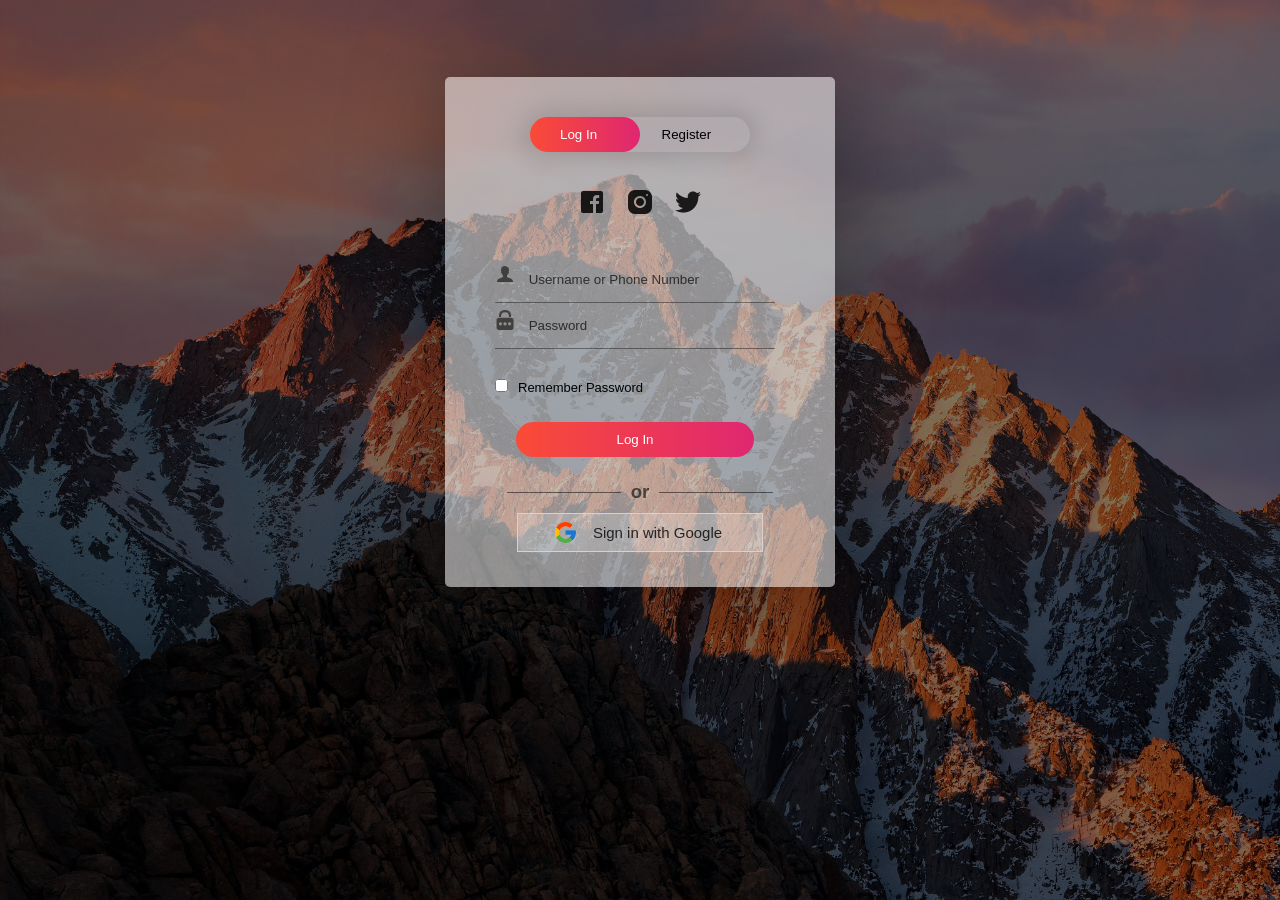
<file: login.html>
<!DOCTYPE html>
<html>
	<head>
		<link rel="shortcut icon" type="png" href="images/icon/Growth.png">
		<title>Login SignUp</title>
		<link rel="stylesheet" type="text/css" href="loginStyle.css">
		<script src="https://ajax.googleapis.com/ajax/libs/jquery/3.4.1/jquery.min.js"></script>

		<!-- It will redirect to the Home Page after submitting the form -->
		<script>
			$(document).ready(function(){
				$("form").submit(function(){
					alert("Great Job !");
				});
			});
		</script>
	</head>
	<body>
		<div class="form-box">
			<div class="button-box">
				<div id="btn"></div>
				<button type="button" class="toggle-btn" id="log" onclick="login()" style="color: #fff;">Log In</button>
				<button type="button" class="toggle-btn" id="reg" onclick="register()">Register</button>
			</div>
			<div class="social-icons">
				<img src="images/icon/fb2.png">
				<img src="images/icon/insta2.png">
				<img src="images/icon/tt2.png">
			</div>

			<!-- Login Form -->
			<form id="login" class="input-group" action="index2.html">
				<div class="inp">
					<img src="images/icon/user.png">
					<input type="text" id="email" class="input-field" placeholder="Username or Phone Number" style="width: 88%; border:none;" required="required">
				</div>
				<div class="inp">
					<img src="images/icon/password.png">
					<input type="password" id="password" class="input-field" placeholder="Password" style="width: 88%; border: none;" pattern="(?=.*\d)(?=.*[a-z])(?=.*[A-Z]).{8,}" title="Must contain at least one number and one uppercase and lowercase letter, and at least 8 or more characters" required="required">
				</div>
				<input type="checkbox" class="check-box">Remember Password
				<button type="submit" class="submit-btn">Log In</button>
			</form>

			<div class="other" id="other">
				<div class="instead">
					<h3>or</h3>
				</div>
				<button class="connect" onclick="google()">
					<img src="images/icon/google.png"><span>Sign in with Google</span>
				</button>
			</div>
			
			<!-- Registration Form -->
			<form id="register" class="input-group" action="index2.html">
				<input type="text" class="input-field" placeholder="Full Name" required="required">
				<input type="email" class="input-field" placeholder="Email Address" required="required">
				<input type="password" pattern="(?=.*\d)(?=.*[a-z])(?=.*[A-Z]).{,8}" title="Must contain at least one number and one uppercase and lowercase letter, and maximum 8 characters" class="input-field" placeholder="Create Password" name="password" id="password" required="required">
				<input type="checkbox" class="check-box" id="chkAgree" onclick="goFurther()">I agree to the Terms & Conditions
				<button type="submit" id="btnSubmit" class="submit-btn reg-btn">Register</button>
			</form>
		</div>
		<script type="text/javascript" src="script.js"></script>
	</body>
</html>
</file>
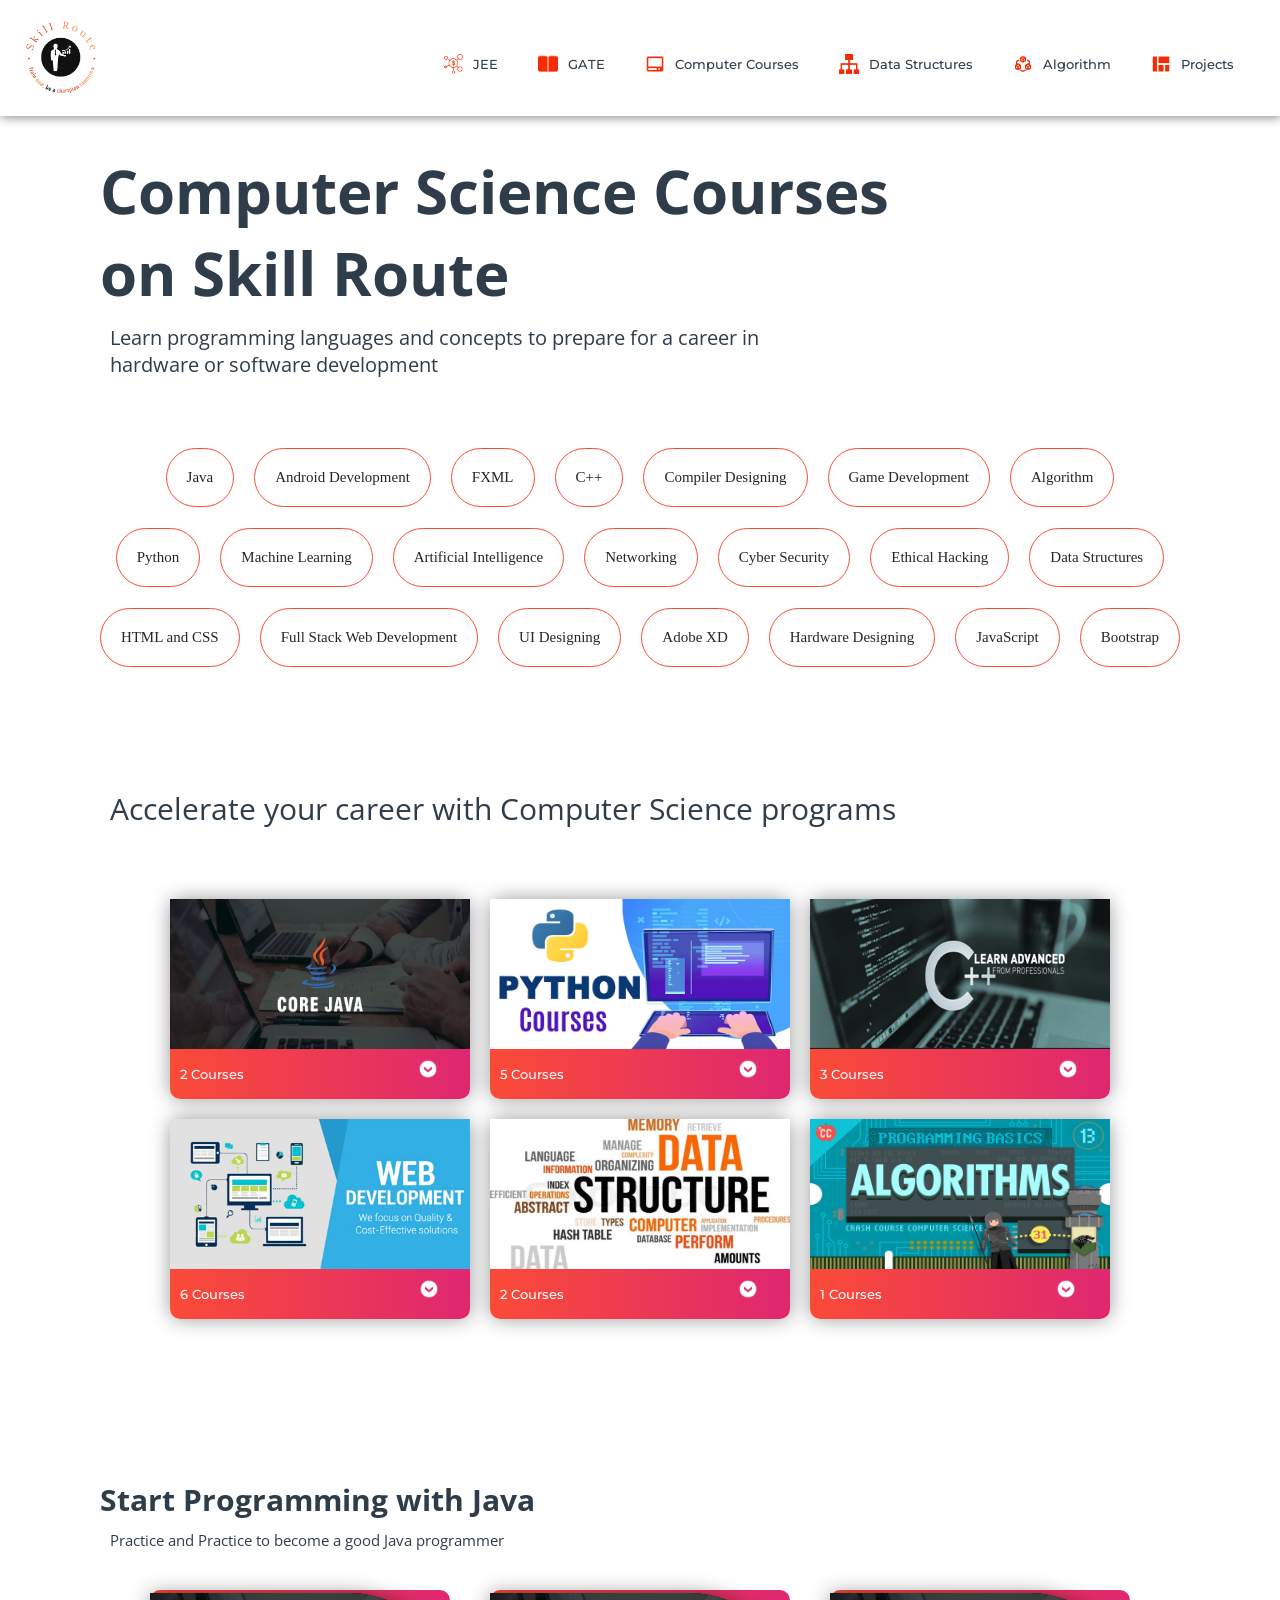
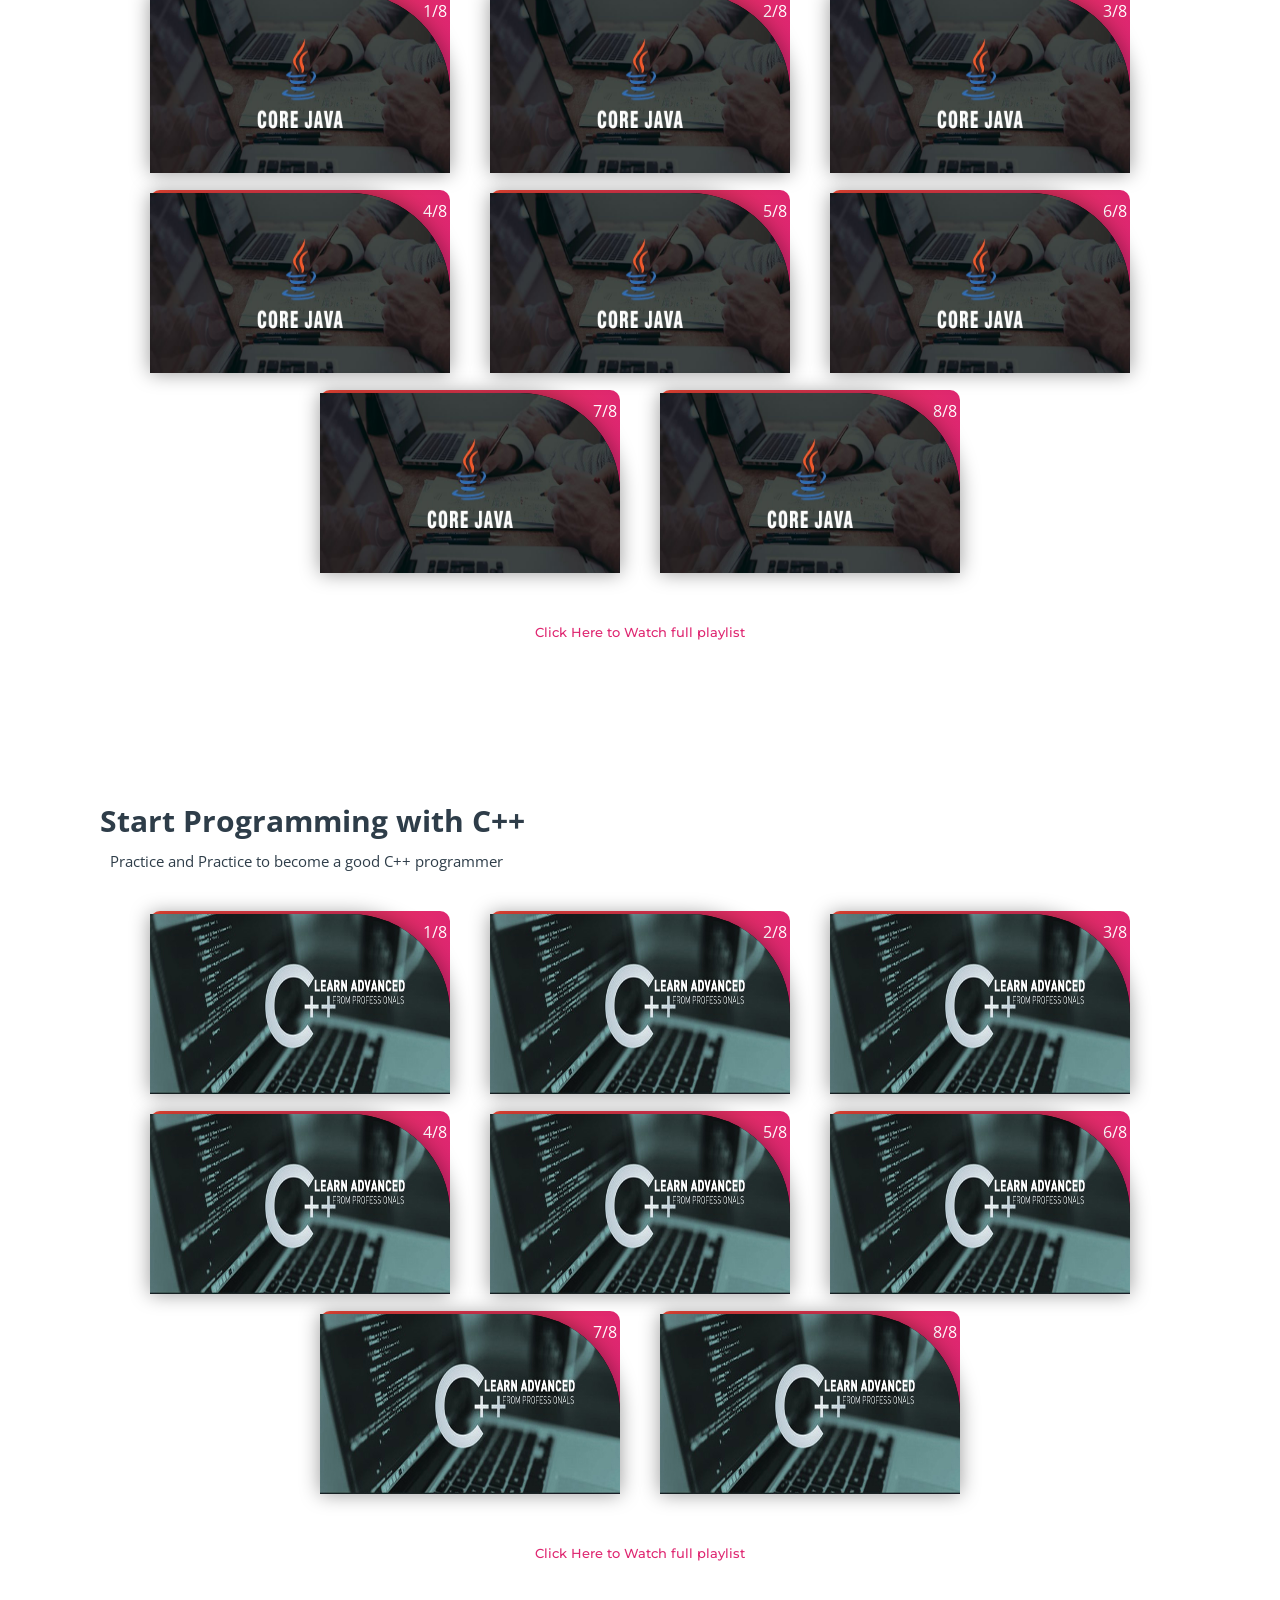
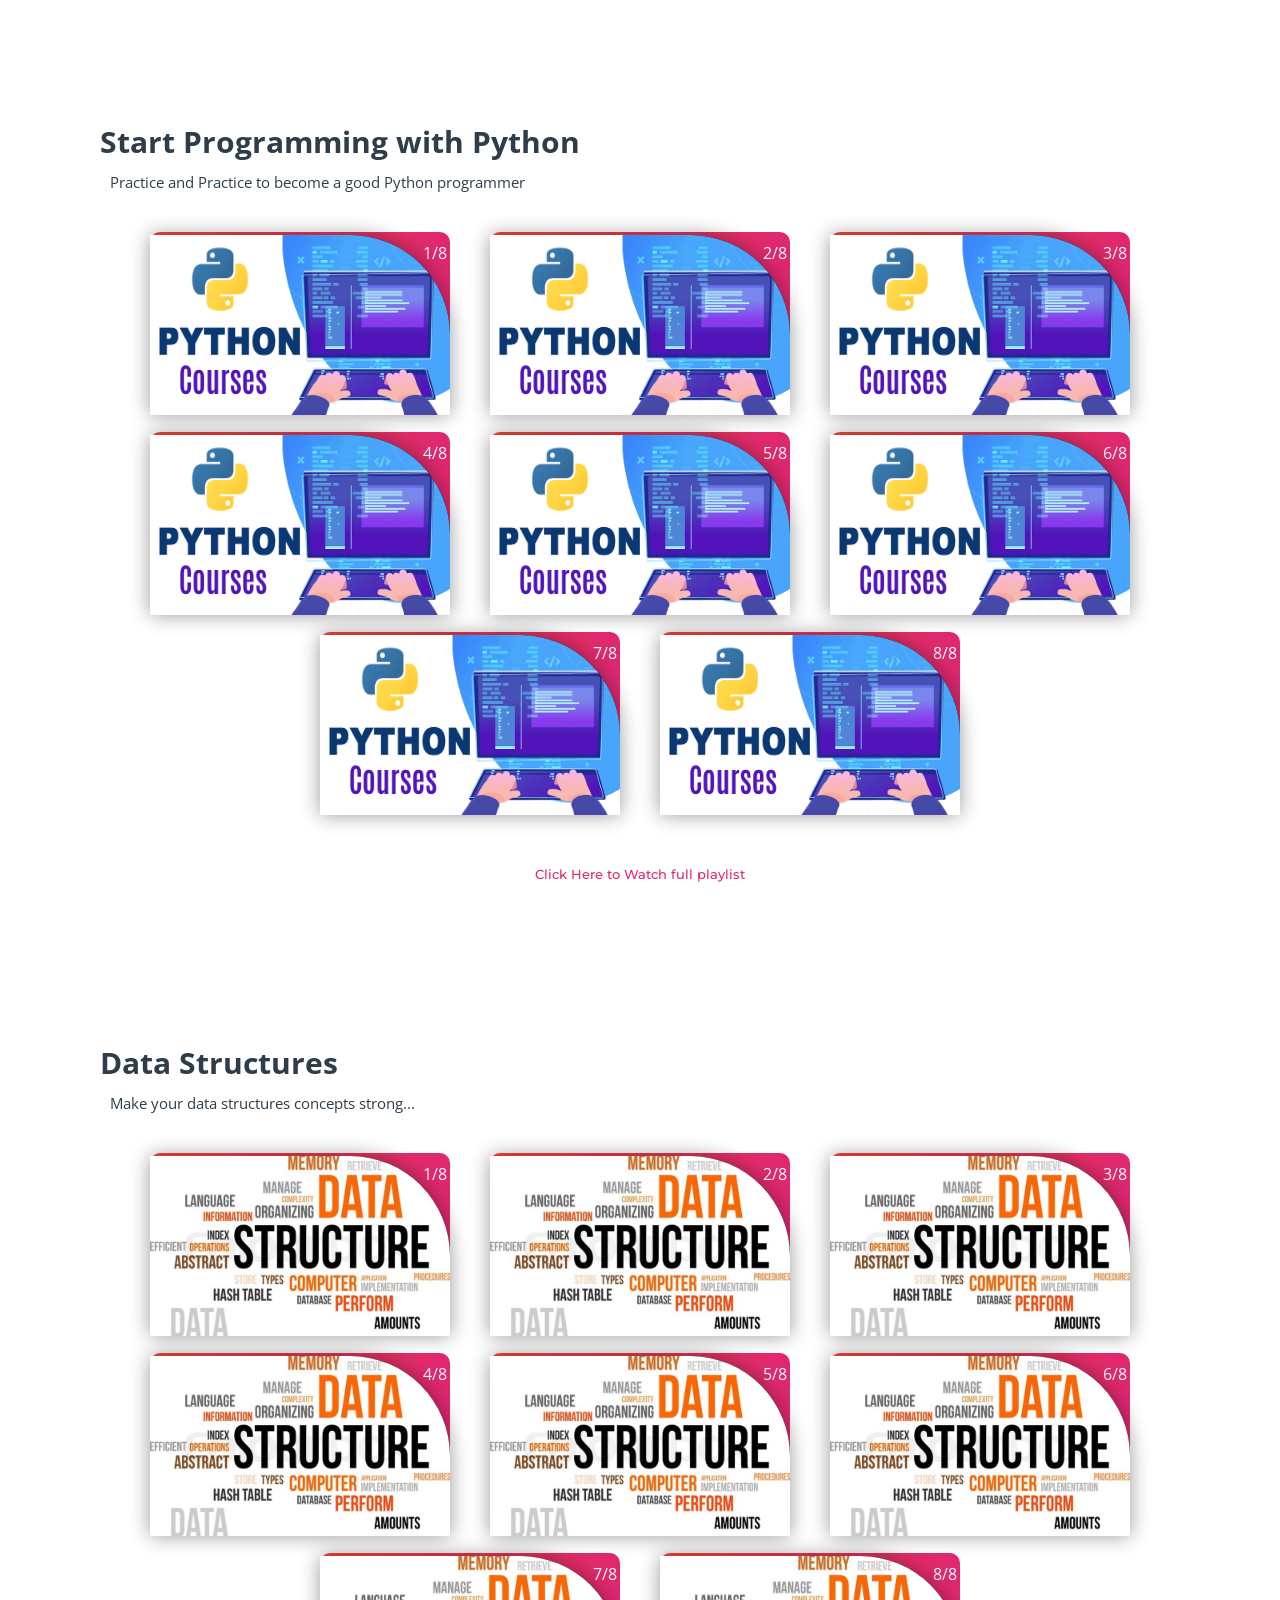
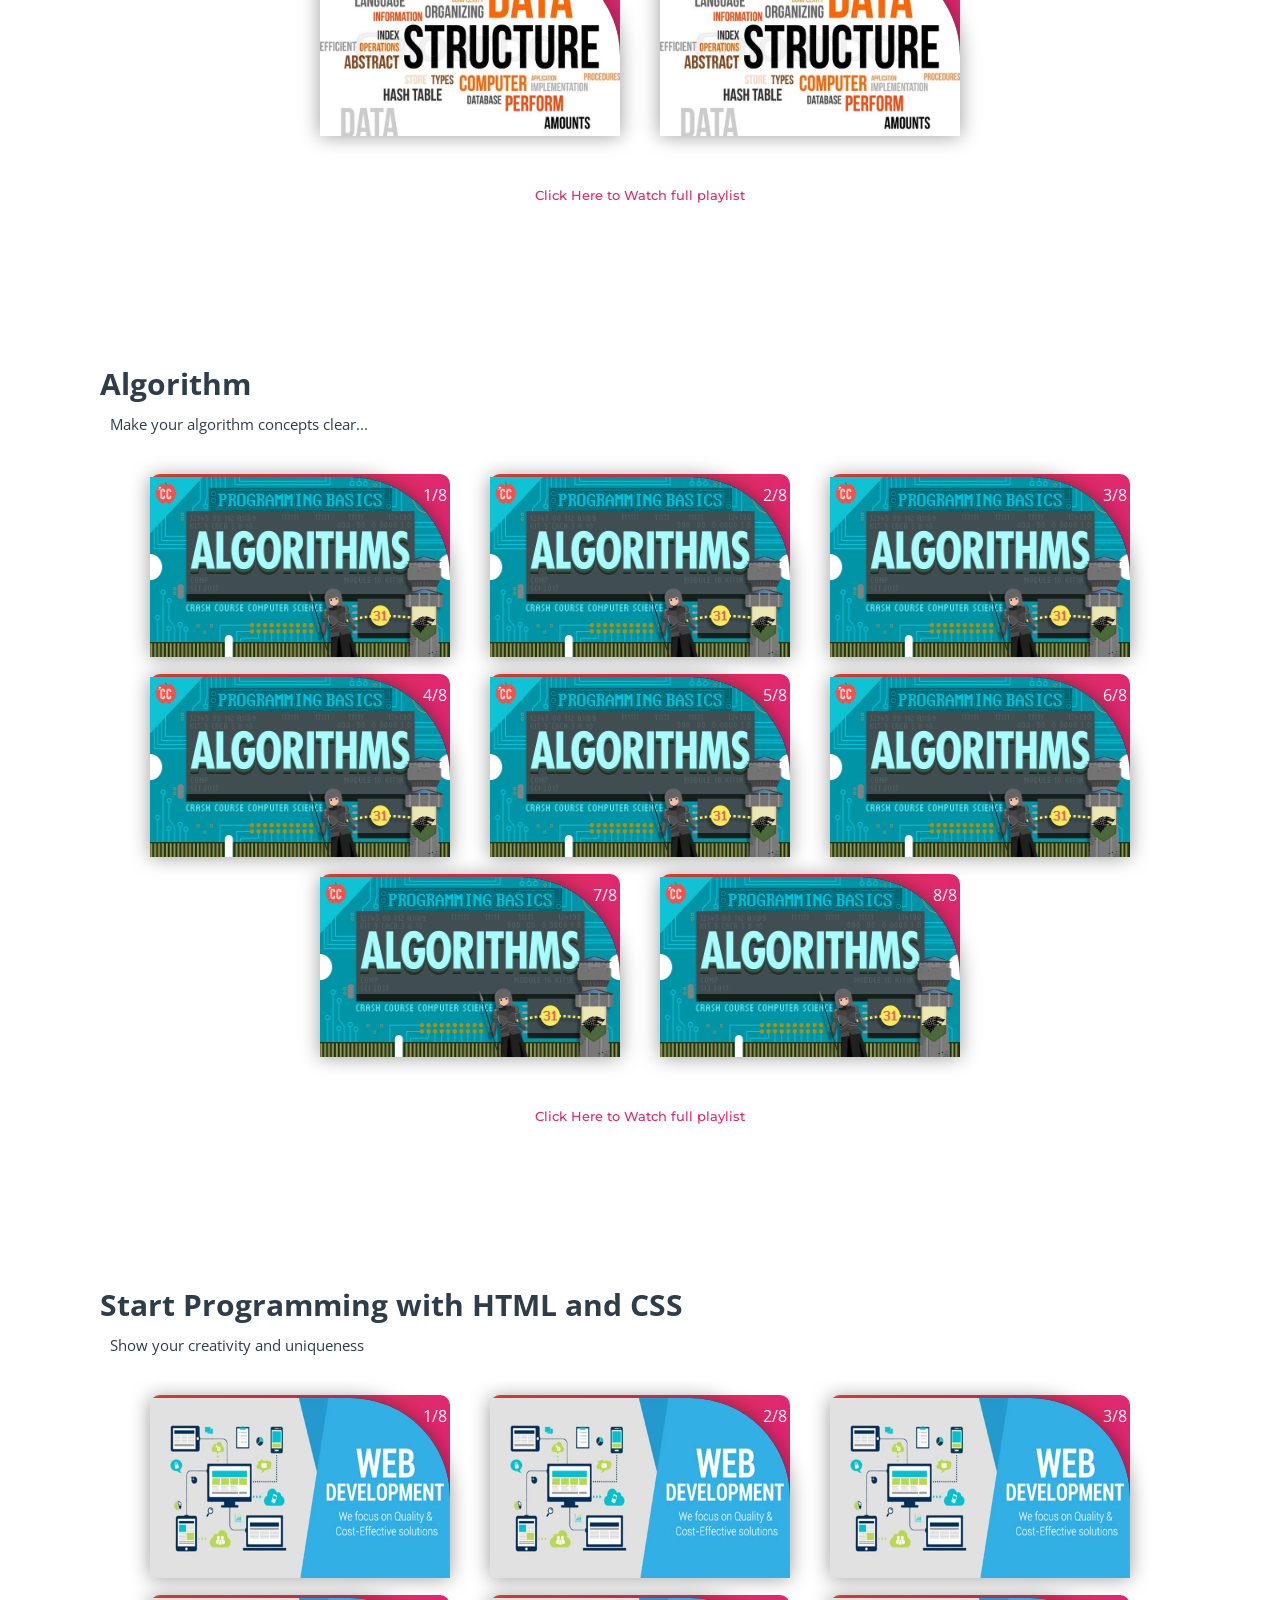
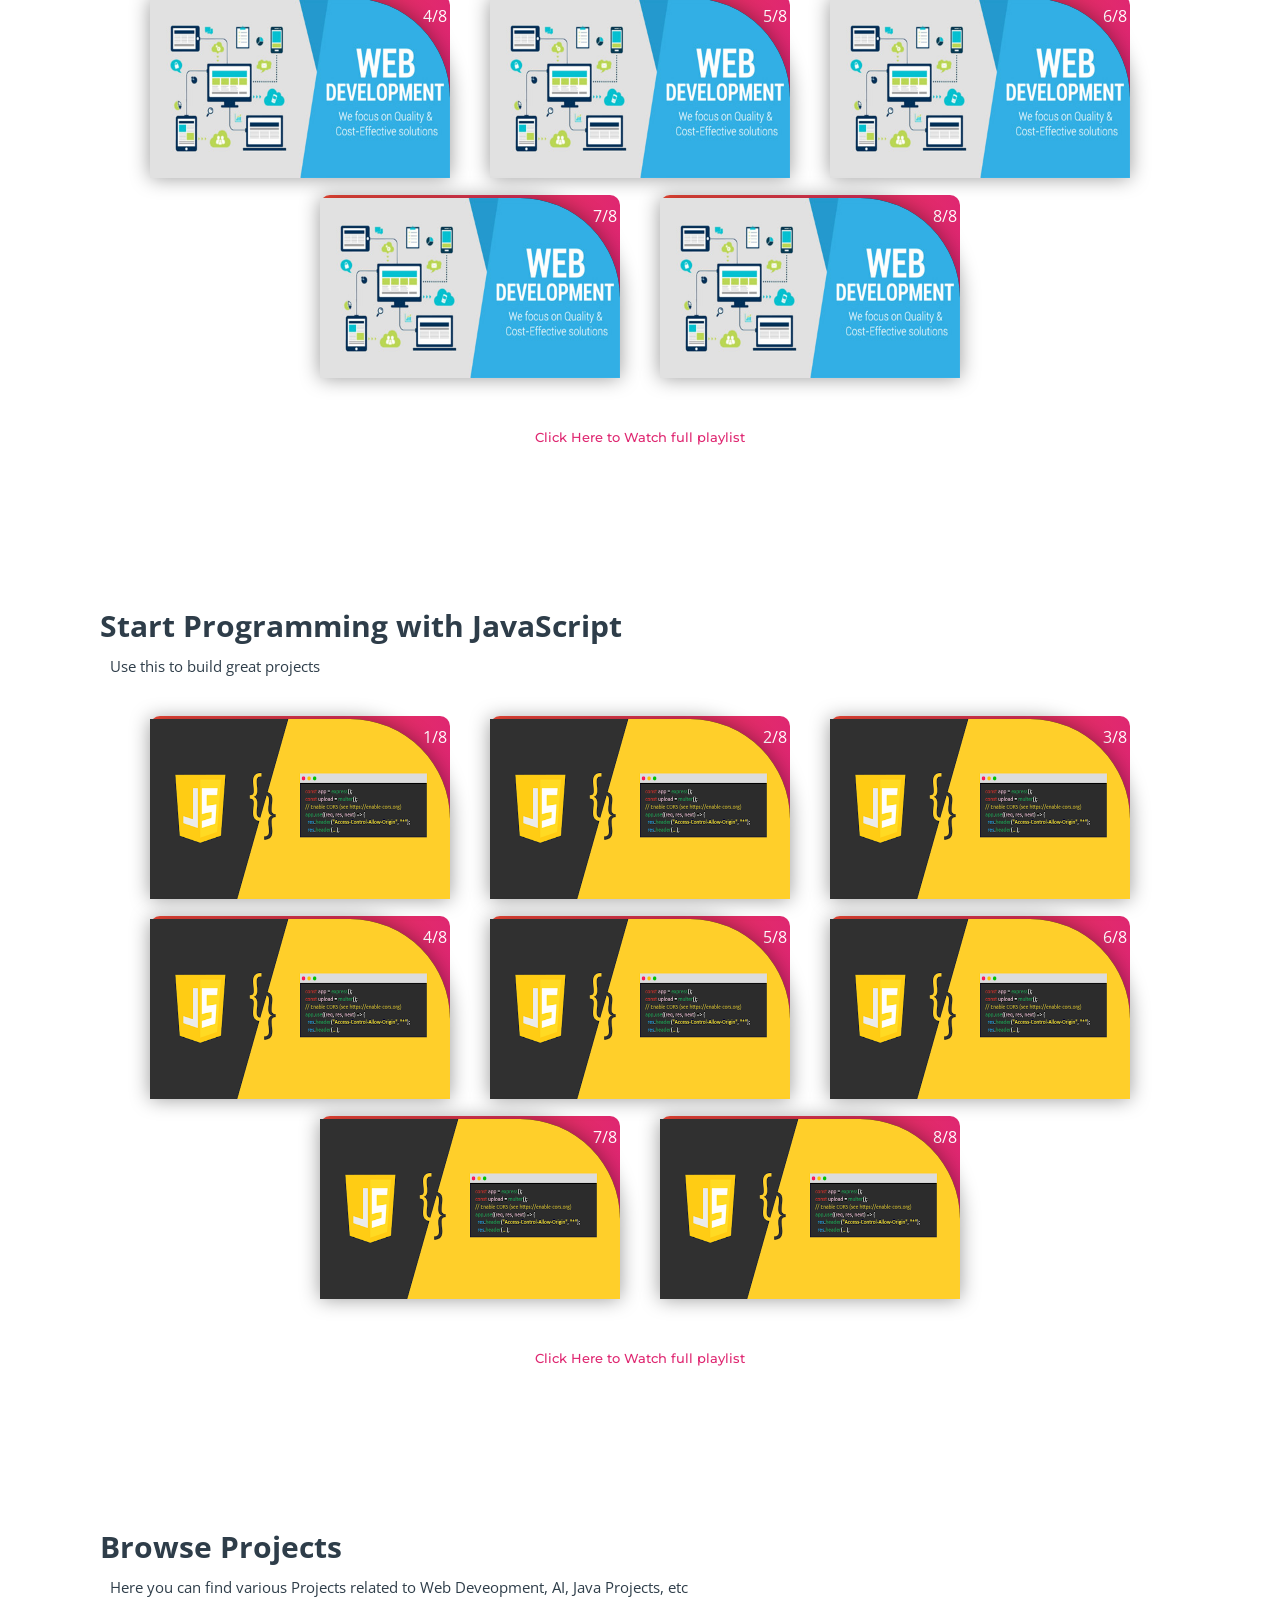
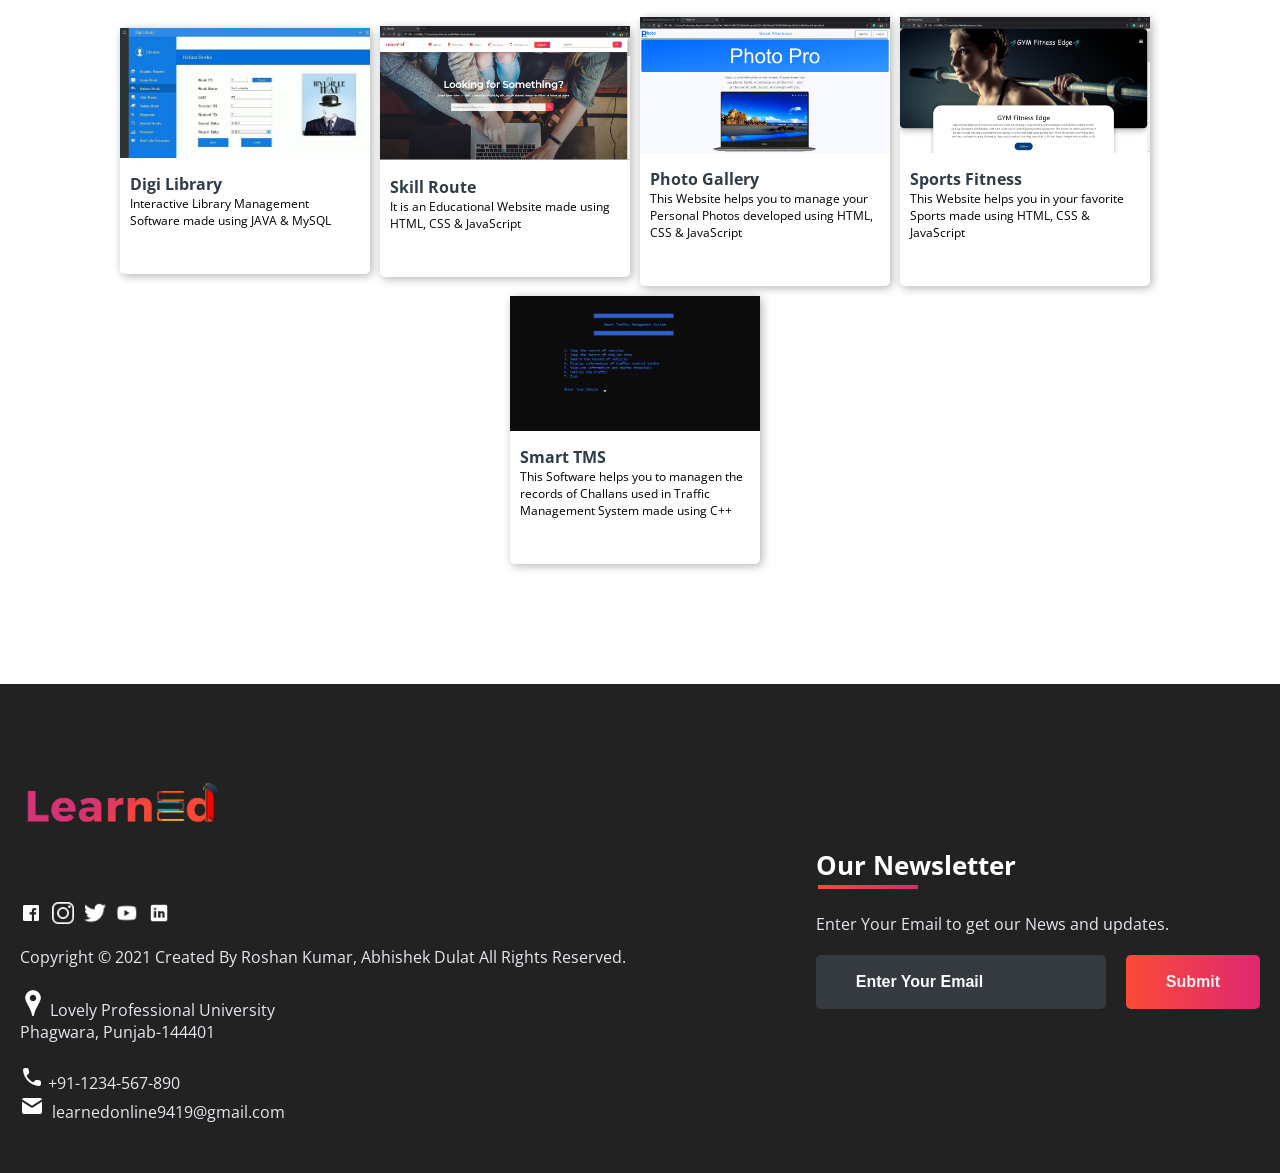
<file: subjects/computer_courses.html>
<!DOCTYPE html>
<html>
<head>
	<link rel="shortcut icon" type="png" href="../images/icon/Growth.png">
	<title>Computer Science Courses on Skill Route</title>
	<link rel="stylesheet" type="text/css" href="subjects.css">
	<script type="text/javascript" src="../script.js"></script>
</head>
<body>
	
<!-- NAVIGATION -->
	<header>
		<div class="nav" id="nav">
			<div id="learned-logo">
			<a href="../index2.html"><img src="../images/icon/skill-route-high-resolution-logo.png" style="width: 70px;"></a></div>
			<div class="switch-tab" id="switch-tab" onclick="switchTAB()"><img src="../images/icon/menu.png"></div>
			<ul id="list-switch">
				<li><a href="jee.html"><img src="../images/courses/d1.png" class="icon">JEE</a></li>
				<li><a href="gate.html"><img src="../images/courses/paper.png" class="icon">GATE</a></li>
				<li><a href="#"><img src="../images/courses/computer.png" class="icon">Computer Courses</a></li>
				<li><a href="#data"><img src="../images/courses/data.png" class="icon">Data Structures</a></li>
				<li><a href="#algo"><img src="../images/courses/algo.png" class="icon">Algorithm</a></li>
				<li><a href="#projects"><img src="../images/courses/projects.png" class="icon">Projects</a></li>
			</ul>
			<div class="search" id="search-switch">
				<input type="search" placeholder="Search" class="srch"><button id="srchbtn"><img src="../images/icon/search.png"></button>
			</div>
		</div>
	</header>
	

<!-- MAIN Heading of Page -->
	<div class="title">
		<span>Computer Science Courses<br>on Skill Route</span>
		<div class="shortdesc">
			<p>Learn programming languages and concepts to prepare for a career in<br>hardware or software development</p>
		</div>
	</div>


<!-- Some KeyWords related to Topic -->
	<div class="course">
		<div class="cbox">
		<div class="det"><a href="#java">Java</a></div>
		<div class="det"><a href="https://developer.android.com/">Android Development</a></div>
		<div class="det"><a href="https://docs.oracle.com/javafx/2/get_started/fxml_tutorial.htm">FXML</a></div>
		<div class="det"><a href="#c++">C++</a></div>
		<div class="det"><a href="https://www.geeksforgeeks.org/introduction-of-compiler-design/">Compiler Designing</a></div>
		<div class="det"><a href="https://www.coursera.org/specializations/game-design-and-development">Game Development</a></div>
		<div class="det"><a href="#algo">Algorithm</a></div>
		</div>
		<div class="cbox">
		<div class="det"><a href="#python">Python</a></div>
		<div class="det"><a href="https://www.coursera.org/learn/machine-learning">Machine Learning</a></div>
		<div class="det"><a href="https://en.wikipedia.org/wiki/Artificial_intelligence">Artificial Intelligence</a></div>
		<div class="det"><a href="https://en.wikipedia.org/wiki/Network">Networking</a></div>
		<div class="det"><a href="https://www.kaspersky.co.in/resource-center/definitions/what-is-cyber-security">Cyber Security</a></div>
		<div class="det"><a href="https://www.eccouncil.org/ethical-hacking/">Ethical Hacking</a></div>
		<div class="det"><a href="#data">Data Structures</a></div>
		</div>
		<div class="cbox">
		<div class="det"><a href="#html_css">HTML and CSS</a></div>
		<div class="det"><a href="https://www.udacity.com/course/full-stack-web-developer-nanodegree--nd0044">Full Stack Web Development</a></div>
		<div class="det"><a href="https://uxplanet.org/what-is-ui-vs-ux-design-and-the-difference-d9113f6612de?gi=6d9d13f4cc95">UI Designing</a></div>
		<div class="det"><a href="https://www.adobe.com/in/products/xd.html">Adobe XD</a></div>
		<div class="det"><a href="https://www.sciencedirect.com/topics/computer-science/hardware-design">Hardware Designing</a></div>
		<div class="det"><a href="#javascript">JavaScript</a></div>
		<div class="det"><a href="#html_css">Bootstrap</a></div>
		</div>
	</div>


<!-- Courses Available -->
	<div class="inbt">
		Accelerate your career with Computer Science programs
	</div>

	<div class="ccard">
	<center>
		<div class="ccardbox">
			<div class="dcard">
				<div class="fpart"><img src="../images/courses/java-course.jpg"></div>
				<a href="#java"><div class="spart">2 Courses <img src="../images/icon/dropdown.png"></div></a>
			</div>
			<div class="dcard">
				<div class="fpart"><img src="../images/courses/python-course.png"></div>
				<a href="#python"><div class="spart">5 Courses <img src="../images/icon/dropdown.png"></div></a>
			</div>
			<div class="dcard">
				<div class="fpart"><img src="../images/courses/c-course.jpg"></div>
				<a href="#c++"><div class="spart">3 Courses <img src="../images/icon/dropdown.png"></div></a>
			</div>
		</div>
		<div class="ccardbox">
			<div class="dcard">
				<div class="fpart"><img src="../images/courses/web-course.jpg"></div>
				<a href="#html_css"><div class="spart">6 Courses <img src="../images/icon/dropdown.png"></div></a>
			</div>
			<div class="dcard">
				<div class="fpart"><img src="../images/courses/data-course.jpg"></div>
				<a href="#data"><div class="spart">2 Courses <img src="../images/icon/dropdown.png"></div></a>
			</div>
			<div class="dcard">
				<div class="fpart"><img src="../images/courses/algo-course.jpg"></div>
				<a href="#algo"><div class="spart">1 Courses <img src="../images/icon/dropdown.png"></div></a>
			</div>
		</div>
	</center>
	</div>


<!-- Videos on JAVA Lectures -->
	<div class="title2" id="java">
		<span>Start Programming with Java</span>
		<div class="shortdesc2">
			<p>Practice and Practice to become a good Java programmer</p>
		</div>
	</div>
	
	<center>
		<div class="ccardbox2">
			<div class="dcard2"><span class="tag" >1/8</span>
				<div class="fpart2">
					<img src="../images/courses/java-course.jpg">
					<iframe src="https://www.youtube.com/embed/IsLyduxZ9sc" frameborder="0" allow="accelerometer; autoplay; encrypted-media; gyroscope; picture-in-picture" allowfullscreen></iframe>
				</div>
			</div>
			<div class="dcard2"><span class="tag" >2/8</span>
				<div class="fpart2">
					<img src="../images/courses/java-course.jpg">
					<iframe src="https://www.youtube.com/embed/U_vuESBFEpE" frameborder="0" allow="accelerometer; autoplay; encrypted-media; gyroscope; picture-in-picture" allowfullscreen></iframe>
				</div>
			</div>
			<div class="dcard2"><span class="tag" >3/8</span>
				<div class="fpart2">
					<img src="../images/courses/java-course.jpg">
					<iframe src="https://www.youtube.com/embed/7i8vbPA37y0" frameborder="0" allow="accelerometer; autoplay; encrypted-media; gyroscope; picture-in-picture" allowfullscreen></iframe>
				</div>
			</div>
			<div class="dcard2"><span class="tag" >4/8</span>
				<div class="fpart2">
					<img src="../images/courses/java-course.jpg">
					<iframe src="https://www.youtube.com/embed/FB47F-QIk3k" frameborder="0" allow="accelerometer; autoplay; encrypted-media; gyroscope; picture-in-picture" allowfullscreen></iframe>
				</div>
			</div>
			<div class="dcard2"><span class="tag" >5/8</span>
				<div class="fpart2">
					<img src="../images/courses/java-course.jpg">
					<iframe src="https://www.youtube.com/embed/8qyVcHJ1Et4" frameborder="0" allow="accelerometer; autoplay; encrypted-media; gyroscope; picture-in-picture" allowfullscreen></iframe>
				</div>
			</div>
			<div class="dcard2"><span class="tag" >6/8</span>
				<div class="fpart2">
					<img src="../images/courses/java-course.jpg">
					<iframe src="https://www.youtube.com/embed/N53Vf8HGd-0" frameborder="0" allow="accelerometer; autoplay; encrypted-media; gyroscope; picture-in-picture" allowfullscreen></iframe>
				</div>
			</div>
			<div class="dcard2"><span class="tag" >7/8</span>
				<div class="fpart2">
					<img src="../images/courses/java-course.jpg">
					<iframe src="https://www.youtube.com/embed/slz2Vc904Qg" frameborder="0" allow="accelerometer; autoplay; encrypted-media; gyroscope; picture-in-picture" allowfullscreen></iframe>
				</div>
			</div>
			<div class="dcard2"><span class="tag" >8/8</span>
				<div class="fpart2">
					<img src="../images/courses/java-course.jpg">
					<iframe src="https://www.youtube.com/embed/Q0NVRQP1Z5g" frameborder="0" allow="accelerometer; autoplay; encrypted-media; gyroscope; picture-in-picture" allowfullscreen></iframe>
				</div>
			</div>
		</div>
	</center>
	<br><br>
	<div class="click-me">
		<a href="https://www.youtube.com/watch?v=IsLyduxZ9sc&list=PLX9Zi6XTqOKQ7TdRz0QynGIKuMV9Q2H8E" target="_blank">Click Here to Watch full playlist</a>
	</div>

<!-- Videos on C++ Lectures -->

	<div class="title2" id="c++">
		<span>Start Programming with C++</span>
		<div class="shortdesc2">
			<p>Practice and Practice to become a good C++ programmer</p>
		</div>
	</div>
	<center>
		<div class="ccardbox2">
			<div class="dcard2"><span class="tag" >1/8</span>
				<div class="fpart2"><img src="../images/courses/c-course.jpg">
					<iframe src="https://www.youtube.com/embed/Iuo9PpGE04Y" frameborder="0" allow="accelerometer; autoplay; encrypted-media; gyroscope; picture-in-picture" allowfullscreen></iframe>
				</div>
			</div>
			<div class="dcard2"><span class="tag" >2/8</span>
				<div class="fpart2"><img src="../images/courses/c-course.jpg">
					<iframe src="https://www.youtube.com/embed/52dHKRD7cdg" frameborder="0" allow="accelerometer; autoplay; encrypted-media; gyroscope; picture-in-picture" allowfullscreen></iframe>
				</div>
			</div>
			<div class="dcard2"><span class="tag" >3/8</span>
				<div class="fpart2"><img src="../images/courses/c-course.jpg">
					<iframe src="https://www.youtube.com/embed/Iuo9PpGE04Y" frameborder="0" allow="accelerometer; autoplay; encrypted-media; gyroscope; picture-in-picture" allowfullscreen></iframe>
				</div>
			</div>
			<div class="dcard2"><span class="tag" >4/8</span>
				<div class="fpart2"><img src="../images/courses/c-course.jpg">
					<iframe src="https://www.youtube.com/embed/Iuo9PpGE04Y" frameborder="0" allow="accelerometer; autoplay; encrypted-media; gyroscope; picture-in-picture" allowfullscreen></iframe>
				</div>
			</div>
		
			<div class="dcard2"><span class="tag" >5/8</span>
				<div class="fpart2"><img src="../images/courses/c-course.jpg">
					<iframe src="https://www.youtube.com/embed/Iuo9PpGE04Y" frameborder="0" allow="accelerometer; autoplay; encrypted-media; gyroscope; picture-in-picture" allowfullscreen></iframe>
				</div>
			</div>
			<div class="dcard2"><span class="tag" >6/8</span>
				<div class="fpart2"><img src="../images/courses/c-course.jpg">
					<iframe src="https://www.youtube.com/embed/Iuo9PpGE04Y" frameborder="0" allow="accelerometer; autoplay; encrypted-media; gyroscope; picture-in-picture" allowfullscreen></iframe>
				</div>
			</div>
			<div class="dcard2"><span class="tag" >7/8</span>
				<div class="fpart2"><img src="../images/courses/c-course.jpg">
					<iframe src="https://www.youtube.com/embed/Iuo9PpGE04Y" frameborder="0" allow="accelerometer; autoplay; encrypted-media; gyroscope; picture-in-picture" allowfullscreen></iframe>
				</div>
			</div>
			<div class="dcard2"><span class="tag" >8/8</span>
				<div class="fpart2"><img src="../images/courses/c-course.jpg">
					<iframe src="https://www.youtube.com/embed/Iuo9PpGE04Y" frameborder="0" allow="accelerometer; autoplay; encrypted-media; gyroscope; picture-in-picture" allowfullscreen></iframe>
				</div>
			</div>
		</div>
	</center>
<br><br>
	<div class="click-me">
		<a href="https://www.youtube.com/watch?v=Iuo9PpGE04Y&feature=youtu.be" target="_blank">Click Here to Watch full playlist</a>
	</div>

<!-- Videos on PYTHON Lectures -->

	<div class="title2" id="python">
		<span>Start Programming with Python</span>
		<div class="shortdesc2">
			<p>Practice and Practice to become a good Python programmer</p>
		</div>
	</div>
	<center>
		<div class="ccardbox2">
			<div class="dcard2"><span class="tag" >1/8</span>
				<div class="fpart2"><img src="../images/courses/python-course.png">
					<iframe src="https://www.youtube.com/embed/QXeEoD0pB3E" frameborder="0" allow="accelerometer; autoplay; encrypted-media; gyroscope; picture-in-picture" allowfullscreen></iframe>
				</div>
			</div>
			<div class="dcard2"><span class="tag" >2/8</span>
				<div class="fpart2"><img src="../images/courses/python-course.png">
					<iframe src="https://www.youtube.com/embed/QXeEoD0pB3E" frameborder="0" allow="accelerometer; autoplay; encrypted-media; gyroscope; picture-in-picture" allowfullscreen></iframe>
				</div>
			</div>
			<div class="dcard2"><span class="tag" >3/8</span>
				<div class="fpart2"><img src="../images/courses/python-course.png">
					<iframe src="https://www.youtube.com/embed/QXeEoD0pB3E" frameborder="0" allow="accelerometer; autoplay; encrypted-media; gyroscope; picture-in-picture" allowfullscreen></iframe>
				</div>
			</div>
			<div class="dcard2"><span class="tag" >4/8</span>
				<div class="fpart2"><img src="../images/courses/python-course.png">
					<iframe src="https://www.youtube.com/embed/QXeEoD0pB3E" frameborder="0" allow="accelerometer; autoplay; encrypted-media; gyroscope; picture-in-picture" allowfullscreen></iframe>
				</div>
			</div>
		
			<div class="dcard2"><span class="tag" >5/8</span>
				<div class="fpart2"><img src="../images/courses/python-course.png">
					<iframe src="https://www.youtube.com/embed/QXeEoD0pB3E" frameborder="0" allow="accelerometer; autoplay; encrypted-media; gyroscope; picture-in-picture" allowfullscreen></iframe>
				</div>
			</div>
			<div class="dcard2"><span class="tag" >6/8</span>
				<div class="fpart2"><img src="../images/courses/python-course.png">
					<iframe src="https://www.youtube.com/embed/QXeEoD0pB3E" frameborder="0" allow="accelerometer; autoplay; encrypted-media; gyroscope; picture-in-picture" allowfullscreen></iframe>
				</div>
			</div>
			<div class="dcard2"><span class="tag" >7/8</span>
				<div class="fpart2"><img src="../images/courses/python-course.png">
					<iframe src="https://www.youtube.com/embed/QXeEoD0pB3E" frameborder="0" allow="accelerometer; autoplay; encrypted-media; gyroscope; picture-in-picture" allowfullscreen></iframe>
				</div>
			</div>
			<div class="dcard2"><span class="tag" >8/8</span>
				<div class="fpart2"><img src="../images/courses/python-course.png">
					<iframe src="https://www.youtube.com/embed/QXeEoD0pB3E" frameborder="0" allow="accelerometer; autoplay; encrypted-media; gyroscope; picture-in-picture" allowfullscreen></iframe>
				</div>
			</div>
		</div>
	</center>

<br><br>
	<div class="click-me">
		<a href="https://youtu.be/QXeEoD0pB3E" target="_blank">Click Here to Watch full playlist</a>
	</div>
<!-- Videos on DATA STRUCTURES Lectures -->

	<div class="title2" id="data">
		<span>Data Structures</span>
		<div class="shortdesc2">
			<p>Make your data structures concepts strong...</p>
		</div>
	</div>
	<center>
		<div class="ccardbox2">
			<div class="dcard2"><span class="tag" >1/8</span>
				<div class="fpart2"><img src="../images/courses/data-course.jpg">
					<iframe src="https://www.youtube.com/embed/Db9ZYbJONHc" frameborder="0" allow="accelerometer; autoplay; encrypted-media; gyroscope; picture-in-picture" allowfullscreen></iframe>
				</div>
			</div>
			<div class="dcard2"><span class="tag" >2/8</span>
				<div class="fpart2"><img src="../images/courses/data-course.jpg">
					<iframe src="https://www.youtube.com/embed/Db9ZYbJONHc" frameborder="0" allow="accelerometer; autoplay; encrypted-media; gyroscope; picture-in-picture" allowfullscreen></iframe>
				</div>
			</div>
			<div class="dcard2"><span class="tag" >3/8</span>
				<div class="fpart2"><img src="../images/courses/data-course.jpg">
					<iframe src="https://www.youtube.com/embed/Db9ZYbJONHc" frameborder="0" allow="accelerometer; autoplay; encrypted-media; gyroscope; picture-in-picture" allowfullscreen></iframe>
				</div>
			</div>
			<div class="dcard2"><span class="tag" >4/8</span>
				<div class="fpart2"><img src="../images/courses/data-course.jpg">
					<iframe src="https://www.youtube.com/embed/Db9ZYbJONHc" frameborder="0" allow="accelerometer; autoplay; encrypted-media; gyroscope; picture-in-picture" allowfullscreen></iframe>
				</div>
			</div>
		
			<div class="dcard2"><span class="tag" >5/8</span>
				<div class="fpart2"><img src="../images/courses/data-course.jpg">
					<iframe src="https://www.youtube.com/embed/Db9ZYbJONHc" frameborder="0" allow="accelerometer; autoplay; encrypted-media; gyroscope; picture-in-picture" allowfullscreen></iframe>
				</div>
			</div>
			<div class="dcard2"><span class="tag" >6/8</span>
				<div class="fpart2"><img src="../images/courses/data-course.jpg">
					<iframe src="https://www.youtube.com/embed/Db9ZYbJONHc" frameborder="0" allow="accelerometer; autoplay; encrypted-media; gyroscope; picture-in-picture" allowfullscreen></iframe>
				</div>
			</div>
			<div class="dcard2"><span class="tag" >7/8</span>
				<div class="fpart2"><img src="../images/courses/data-course.jpg">
					<iframe src="https://www.youtube.com/embed/Db9ZYbJONHc" frameborder="0" allow="accelerometer; autoplay; encrypted-media; gyroscope; picture-in-picture" allowfullscreen></iframe>
				</div>
			</div>
			<div class="dcard2"><span class="tag" >8/8</span>
				<div class="fpart2"><img src="../images/courses/data-course.jpg">
					<iframe src="https://www.youtube.com/embed/Db9ZYbJONHc" frameborder="0" allow="accelerometer; autoplay; encrypted-media; gyroscope; picture-in-picture" allowfullscreen></iframe>
				</div>
			</div>
		</div>
	</center>
<br><br>
	<div class="click-me">
		<a href="https://www.youtube.com/watch?v=Db9ZYbJONHc" target="_blank">Click Here to Watch full playlist</a>
	</div>

<!-- Videos on ALGORITHM Lectures -->

	<div class="title2" id="algo">
		<span>Algorithm</span>
		<div class="shortdesc2">
			<p>Make your algorithm concepts clear...</p>
		</div>
	</div>
	<center>
		<div class="ccardbox2">
			<div class="dcard2"><span class="tag" >1/8</span>
				<div class="fpart2"><img src="../images/courses/algo-course.jpg">
					<iframe src="https://www.youtube.com/embed/0IAPZzGSbME" frameborder="0" allow="accelerometer; autoplay; encrypted-media; gyroscope; picture-in-picture" allowfullscreen></iframe>
				</div>
			</div>
			<div class="dcard2"><span class="tag" >2/8</span>
				<div class="fpart2"><img src="../images/courses/algo-course.jpg">
					<iframe src="https://www.youtube.com/embed/0IAPZzGSbME" frameborder="0" allow="accelerometer; autoplay; encrypted-media; gyroscope; picture-in-picture" allowfullscreen></iframe>
				</div>
			</div>
			<div class="dcard2"><span class="tag" >3/8</span>
				<div class="fpart2"><img src="../images/courses/algo-course.jpg">
					<iframe src="https://www.youtube.com/embed/0IAPZzGSbME" frameborder="0" allow="accelerometer; autoplay; encrypted-media; gyroscope; picture-in-picture" allowfullscreen></iframe>
				</div>
			</div>
			<div class="dcard2"><span class="tag" >4/8</span>
				<div class="fpart2"><img src="../images/courses/algo-course.jpg">
					<iframe src="https://www.youtube.com/embed/0IAPZzGSbME" frameborder="0" allow="accelerometer; autoplay; encrypted-media; gyroscope; picture-in-picture" allowfullscreen></iframe>
				</div>
			</div>
		
			<div class="dcard2"><span class="tag" >5/8</span>
				<div class="fpart2"><img src="../images/courses/algo-course.jpg">
					<iframe src="https://www.youtube.com/embed/0IAPZzGSbME" frameborder="0" allow="accelerometer; autoplay; encrypted-media; gyroscope; picture-in-picture" allowfullscreen></iframe>
				</div>
			</div>
			<div class="dcard2"><span class="tag" >6/8</span>
				<div class="fpart2"><img src="../images/courses/algo-course.jpg">
					<iframe src="https://www.youtube.com/embed/0IAPZzGSbME" frameborder="0" allow="accelerometer; autoplay; encrypted-media; gyroscope; picture-in-picture" allowfullscreen></iframe>
				</div>
			</div>
			<div class="dcard2"><span class="tag" >7/8</span>
				<div class="fpart2"><img src="../images/courses/algo-course.jpg">
					<iframe src="https://www.youtube.com/embed/0IAPZzGSbME" frameborder="0" allow="accelerometer; autoplay; encrypted-media; gyroscope; picture-in-picture" allowfullscreen></iframe>
				</div>
			</div>
			<div class="dcard2"><span class="tag" >8/8</span>
				<div class="fpart2"><img src="../images/courses/algo-course.jpg">
					<iframe src="https://www.youtube.com/embed/0IAPZzGSbME" frameborder="0" allow="accelerometer; autoplay; encrypted-media; gyroscope; picture-in-picture" allowfullscreen></iframe>
				</div>
			</div>
		</div>
	</center>
<br><br>
	<div class="click-me">
		<a href="https://www.youtube.com/watch?v=0IAPZzGSbME" target="_blank">Click Here to Watch full playlist</a>
	</div>

<!-- Videos on HTML and CSS Lectures -->

	<div class="title2" id="html_css">
		<span>Start Programming with HTML and CSS</span>
		<div class="shortdesc2">
			<p>Show your creativity and uniqueness</p>
		</div>
	</div>
	<center>
		<div class="ccardbox2">
			<div class="dcard2"><span class="tag" >1/8</span>
				<div class="fpart2"><img src="../images/courses/web-course.jpg">
					<iframe src="https://www.youtube.com/embed/TKYsuU86-DQ" frameborder="0" allow="accelerometer; autoplay; encrypted-media; gyroscope; picture-in-picture" allowfullscreen></iframe>
				</div>
			</div>
			<div class="dcard2"><span class="tag" >2/8</span>
				<div class="fpart2"><img src="../images/courses/web-course.jpg">
					<iframe src="https://www.youtube.com/embed/TKYsuU86-DQ" frameborder="0" allow="accelerometer; autoplay; encrypted-media; gyroscope; picture-in-picture" allowfullscreen></iframe>
				</div>
			</div>
			<div class="dcard2"><span class="tag" >3/8</span>
				<div class="fpart2"><img src="../images/courses/web-course.jpg">
					<iframe src="https://www.youtube.com/embed/TKYsuU86-DQ" frameborder="0" allow="accelerometer; autoplay; encrypted-media; gyroscope; picture-in-picture" allowfullscreen></iframe>
				</div>
			</div>
			<div class="dcard2"><span class="tag" >4/8</span>
				<div class="fpart2"><img src="../images/courses/web-course.jpg">
					<iframe src="https://www.youtube.com/embed/TKYsuU86-DQ" frameborder="0" allow="accelerometer; autoplay; encrypted-media; gyroscope; picture-in-picture" allowfullscreen></iframe>
				</div>
			</div>
		
			<div class="dcard2"><span class="tag" >5/8</span>
				<div class="fpart2"><img src="../images/courses/web-course.jpg">
					<iframe src="https://www.youtube.com/embed/TKYsuU86-DQ" frameborder="0" allow="accelerometer; autoplay; encrypted-media; gyroscope; picture-in-picture" allowfullscreen></iframe>
				</div>
			</div>
			<div class="dcard2"><span class="tag" >6/8</span>
				<div class="fpart2"><img src="../images/courses/web-course.jpg">
					<iframe src="https://www.youtube.com/embed/TKYsuU86-DQ" frameborder="0" allow="accelerometer; autoplay; encrypted-media; gyroscope; picture-in-picture" allowfullscreen></iframe>
				</div>
			</div>
			<div class="dcard2"><span class="tag" >7/8</span>
				<div class="fpart2"><img src="../images/courses/web-course.jpg">
					<iframe src="https://www.youtube.com/embed/TKYsuU86-DQ" frameborder="0" allow="accelerometer; autoplay; encrypted-media; gyroscope; picture-in-picture" allowfullscreen></iframe>
				</div>
			</div>
			<div class="dcard2"><span class="tag" >8/8</span>
				<div class="fpart2"><img src="../images/courses/web-course.jpg">
					<iframe src="https://www.youtube.com/embed/TKYsuU86-DQ" frameborder="0" allow="accelerometer; autoplay; encrypted-media; gyroscope; picture-in-picture" allowfullscreen></iframe>
				</div>
			</div>
		</div>
	</center>

<br><br>
	<div class="click-me">
		<a href="https://www.youtube.com/watch?v=TKYsuU86-DQ" target="_blank">Click Here to Watch full playlist</a>
	</div>
<!-- Videos on JAVASCRIPT Lectures -->

	<div class="title2" id="javascript">
		<span>Start Programming with JavaScript</span>
		<div class="shortdesc2">
			<p>Use this to build great projects</p>
		</div>
	</div>
	<center>
		<div class="ccardbox2">
			<div class="dcard2"><span class="tag" >1/8</span>
				<div class="fpart2"><img src="../images/courses/javascript-course.jpg">
					<iframe src="https://www.youtube.com/embed/uDwSnnhl1Ng" frameborder="0" allow="accelerometer; autoplay; encrypted-media; gyroscope; picture-in-picture" allowfullscreen></iframe>
				</div>
			</div>
			<div class="dcard2"><span class="tag" >2/8</span>
				<div class="fpart2"><img src="../images/courses/javascript-course.jpg">
					<iframe src="https://www.youtube.com/embed/uDwSnnhl1Ng" frameborder="0" allow="accelerometer; autoplay; encrypted-media; gyroscope; picture-in-picture" allowfullscreen></iframe>
				</div>
			</div>
			<div class="dcard2"><span class="tag" >3/8</span>
				<div class="fpart2"><img src="../images/courses/javascript-course.jpg">
					<iframe src="https://www.youtube.com/embed/uDwSnnhl1Ng" frameborder="0" allow="accelerometer; autoplay; encrypted-media; gyroscope; picture-in-picture" allowfullscreen></iframe>
				</div>
			</div>
			<div class="dcard2"><span class="tag" >4/8</span>
				<div class="fpart2"><img src="../images/courses/javascript-course.jpg">
					<iframe src="https://www.youtube.com/embed/uDwSnnhl1Ng" frameborder="0" allow="accelerometer; autoplay; encrypted-media; gyroscope; picture-in-picture" allowfullscreen></iframe>
				</div>
			</div>
		
			<div class="dcard2"><span class="tag" >5/8</span>
				<div class="fpart2"><img src="../images/courses/javascript-course.jpg">
					<iframe src="https://www.youtube.com/embed/uDwSnnhl1Ng" frameborder="0" allow="accelerometer; autoplay; encrypted-media; gyroscope; picture-in-picture" allowfullscreen></iframe>
				</div>
			</div>
			<div class="dcard2"><span class="tag" >6/8</span>
				<div class="fpart2"><img src="../images/courses/javascript-course.jpg">
					<iframe src="https://www.youtube.com/embed/uDwSnnhl1Ng" frameborder="0" allow="accelerometer; autoplay; encrypted-media; gyroscope; picture-in-picture" allowfullscreen></iframe>
				</div>
			</div>
			<div class="dcard2"><span class="tag" >7/8</span>
				<div class="fpart2"><img src="../images/courses/javascript-course.jpg">
					<iframe src="https://www.youtube.com/embed/uDwSnnhl1Ng" frameborder="0" allow="accelerometer; autoplay; encrypted-media; gyroscope; picture-in-picture" allowfullscreen></iframe>
				</div>
			</div>
			<div class="dcard2"><span class="tag" >8/8</span>
				<div class="fpart2"><img src="../images/courses/javascript-course.jpg">
					<iframe src="https://www.youtube.com/embed/uDwSnnhl1Ng" frameborder="0" allow="accelerometer; autoplay; encrypted-media; gyroscope; picture-in-picture" allowfullscreen></iframe>
				</div>
			</div>
		</div>
	</center>
<br><br>
	<div class="click-me">
		<a href="https://www.youtube.com/watch?v=uDwSnnhl1Ng" target="_blank">Click Here to Watch full playlist</a>
	</div>

<!-- PROJECTS -->
	<div class="title2" id="projects">
		<span>Browse Projects</span>
		<div class="shortdesc2">
			<p>Here you can find various Projects related to Web Deveopment, AI, Java Projects, etc</p>
		</div>
	</div>
	<div class="project-panel">
		<div class="project-card">
			<img src="../images/projects/p1.jpg">
			<div class="info">
				<h4>Digi Library</h4><p>Interactive Library Management Software made using JAVA & MySQL</p>
				<div class="download"><a href="https://github.com/Swarnab-Code" target="_blank">Download</a></div>	
			</div>
		</div>
		<div class="project-card">
			<img src="../images/projects/p2.jpg">
			<div class="info">
				<h4>Skill Route</h4><p>It is an Educational Website made using HTML, CSS & JavaScript</p>
				<div class="download"><a href="https://github.com/Swarnab-Code" target="_blank">Download</a></div>
			</div>
		</div>
		<div class="project-card">
			<img src="../images/projects/p3.jpg">
			<div class="info">
				<h4>Photo Gallery</h4><p>This Website helps you to manage your Personal Photos developed using HTML, CSS & JavaScript</p>
				<div class="download"><a href="https://github.com/Swarnab-Code" target="_blank">Download</a></div>
			</div>
		</div>
		<div class="project-card">
			<img src="../images/projects/p4.jpg">
			<div class="info">
				<h4>Sports Fitness</h4><p>This Website helps you in your favorite Sports made using HTML, CSS & JavaScript</p>
				<div class="download"><a href="https://github.com/Swarnab-Code" target="_blank">Download</a></div>
			</div>
		</div>
		<div class="project-card">
			<img src="../images/projects/p5.jpg">
			<div class="info">
				<h4>Smart TMS</h4><p>This Software helps you to managen the records of Challans used in Traffic Management System made using C++</p>
				<div class="download"><a href="https://github.com/Swarnab-Code/smart_traffic" target="_blank">Download</a></div>
			</div>
		</div>

	</div>

<br><br><br><br><br>

<!-- FOOTER -->
<footer>
	<div class="footer-container">
		<div class="left-col">
			<img src="../images/icon/logo - Copy.png" style="width: 200px;">
			<div class="logo"></div>
			<div class="social-media">
				<a href="#"><img src="../images/icon\fb.png"></a>
				<a href="#"><img src="../images/icon\insta.png"></a>
				<a href="#"><img src="../images/icon\tt.png"></a>
				<a href="#"><img src="../images/icon\ytube.png"></a>
				<a href="#"><img src="../images/icon\linkedin.png"></a>
			</div><br><br>
			<p class="rights-text">Copyright © 2021 Created By Roshan Kumar, Abhishek Dulat All Rights Reserved.</p>
			<br><p><img src="../images/icon/location.png"> Lovely Professional University<br>Phagwara, Punjab-144401</p><br>
			<p><img src="../images/icon/phone.png"> +91-1234-567-890<br><img src="../images/icon/mail.png">&nbsp; learnedonline9419@gmail.com</p>
		</div>
		<div class="right-col">
			<h1 style="color: #fff">Our Newsletter</h1>
			<div class="border"></div><br>
			<p>Enter Your Email to get our News and updates.</p>
			<form class="newsletter-form">
				<input class="txtb" type="email" placeholder="Enter Your Email">
				<input class="btn" type="submit" value="Submit">
			</form>
		</div>
	</div>
</footer>

</body>
</html>
</file>
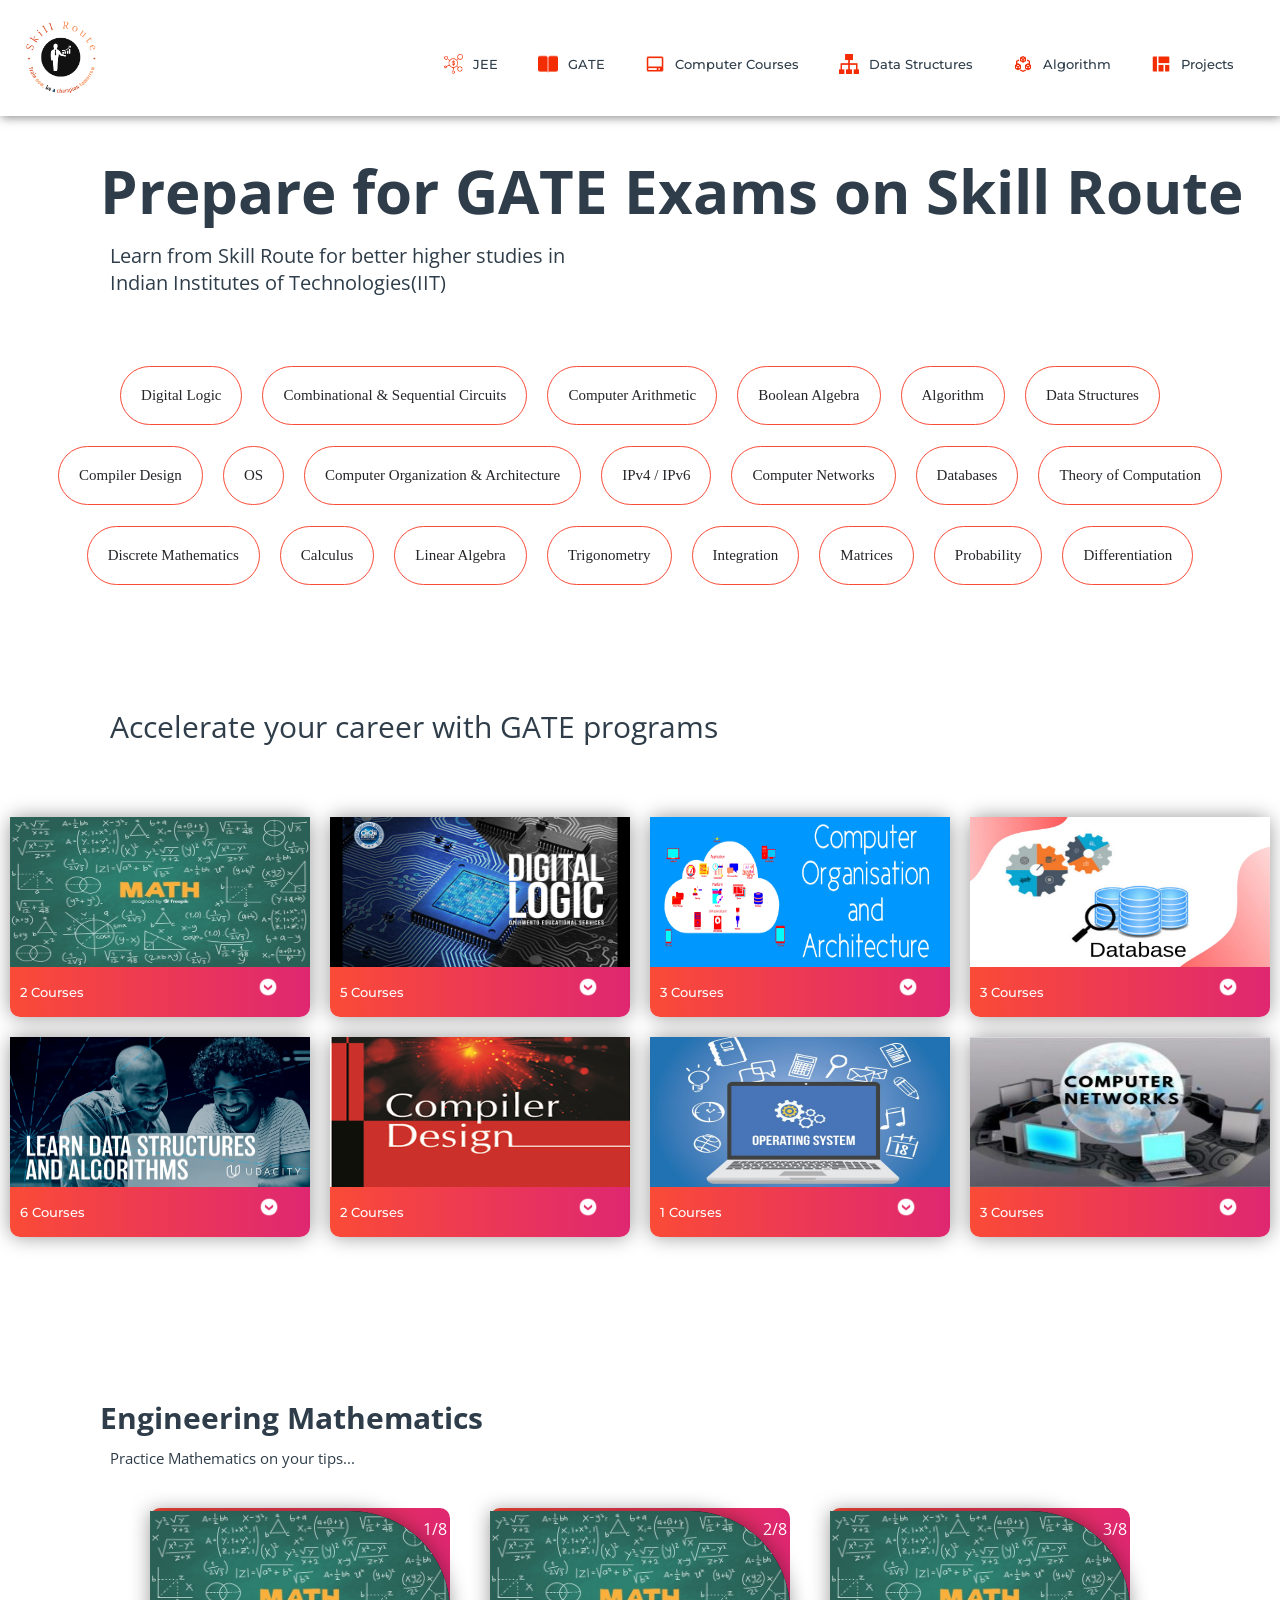
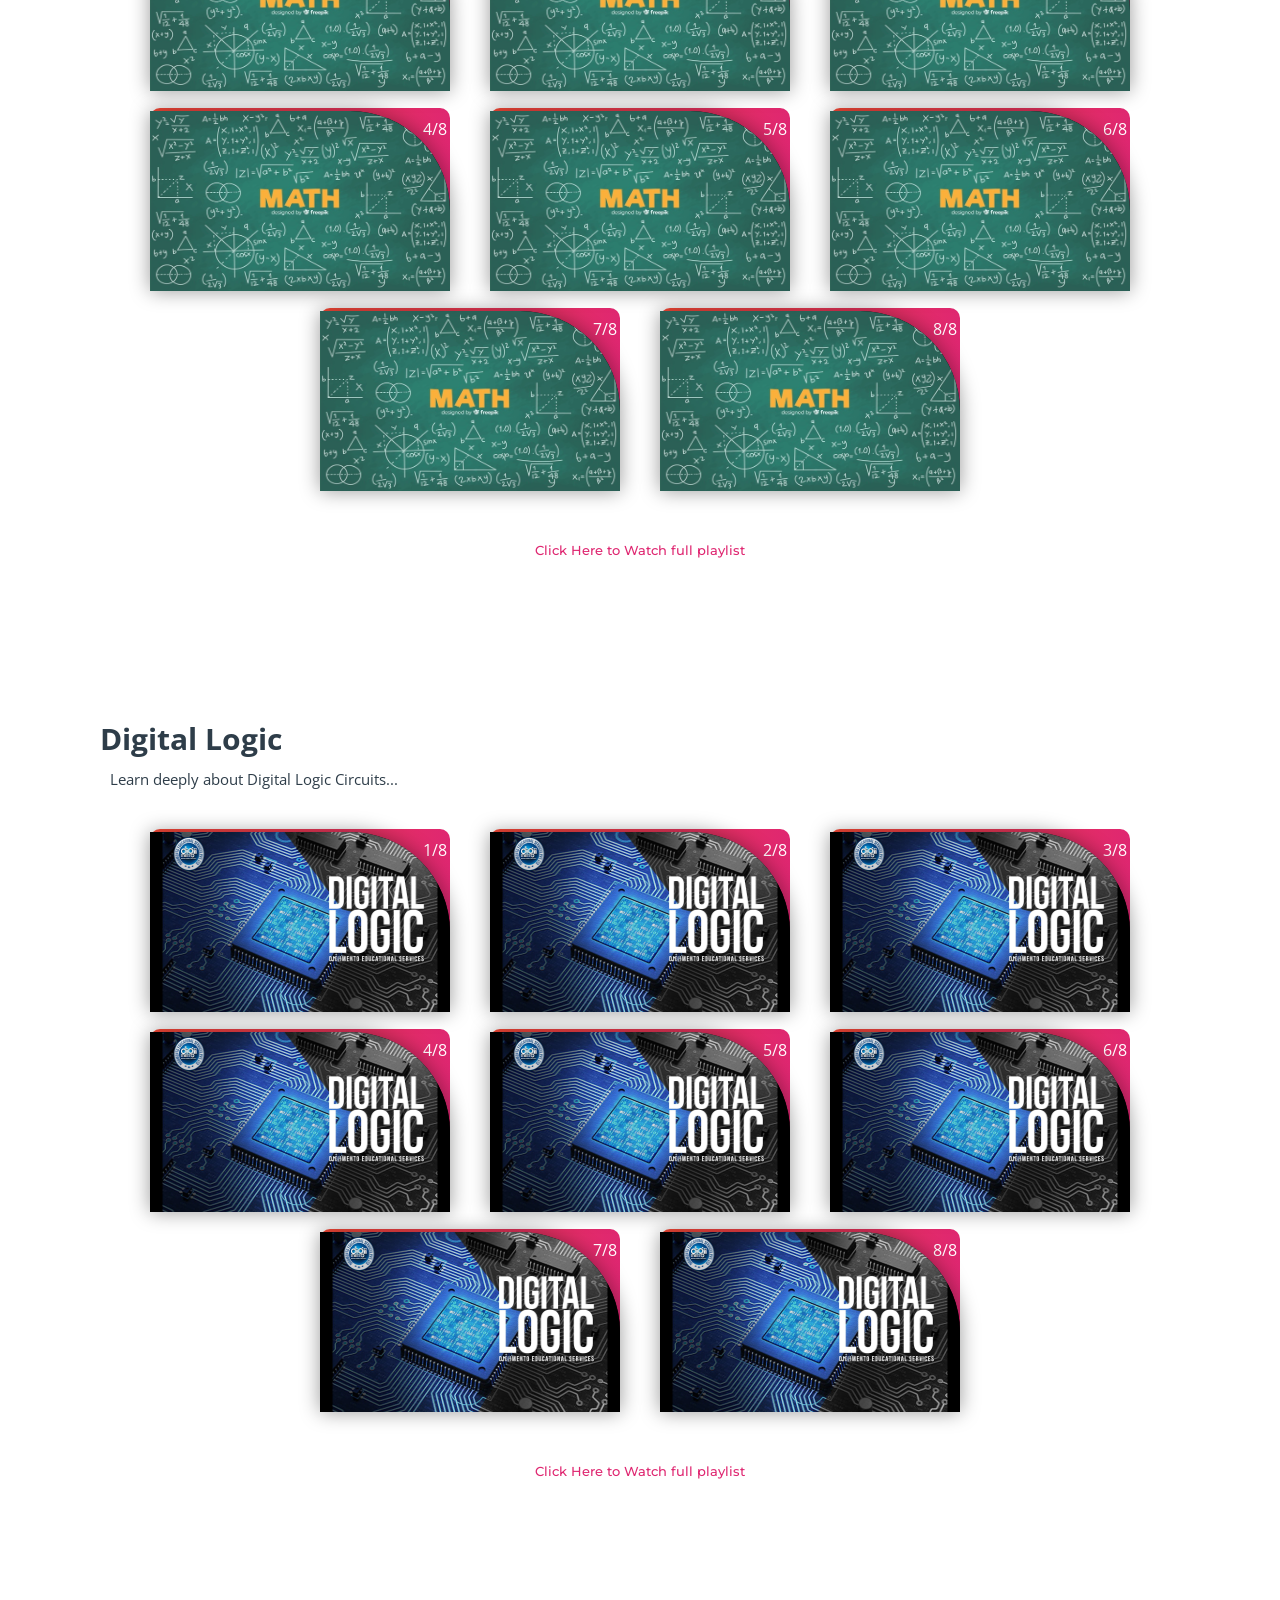
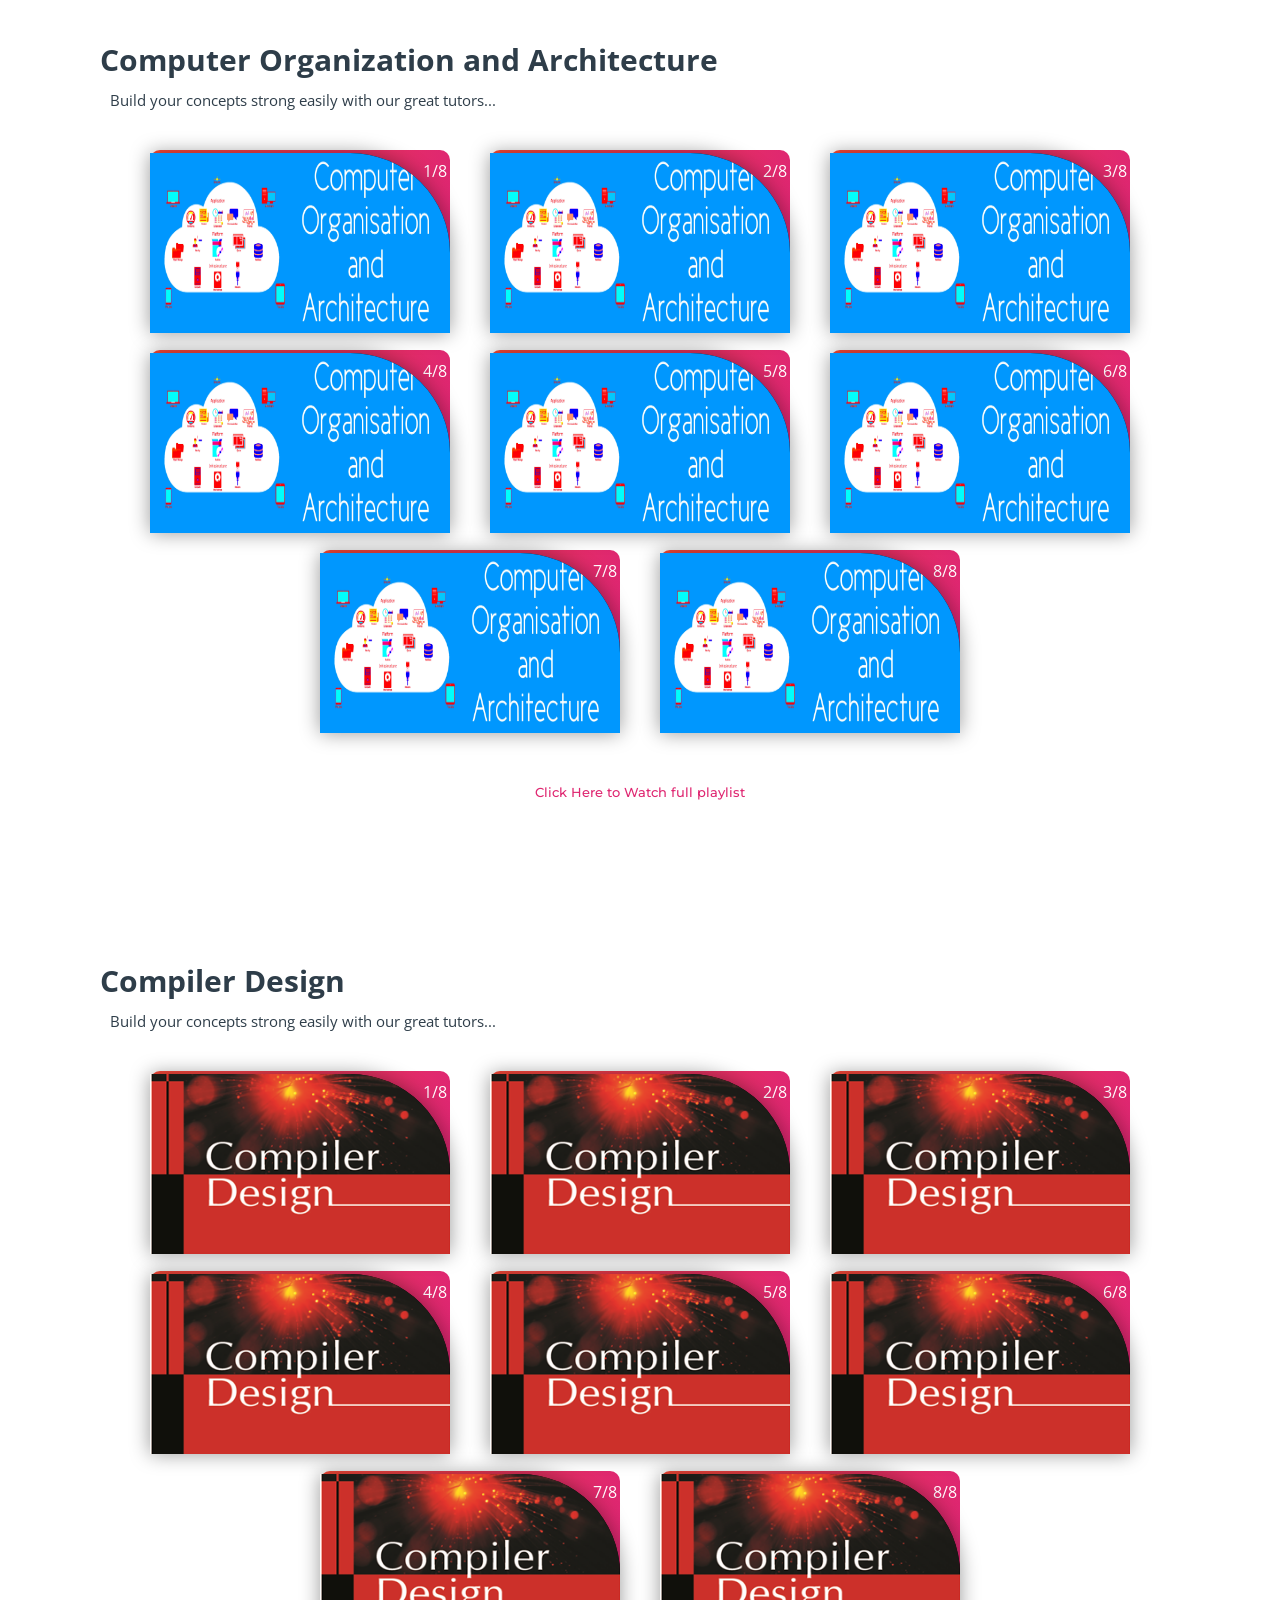
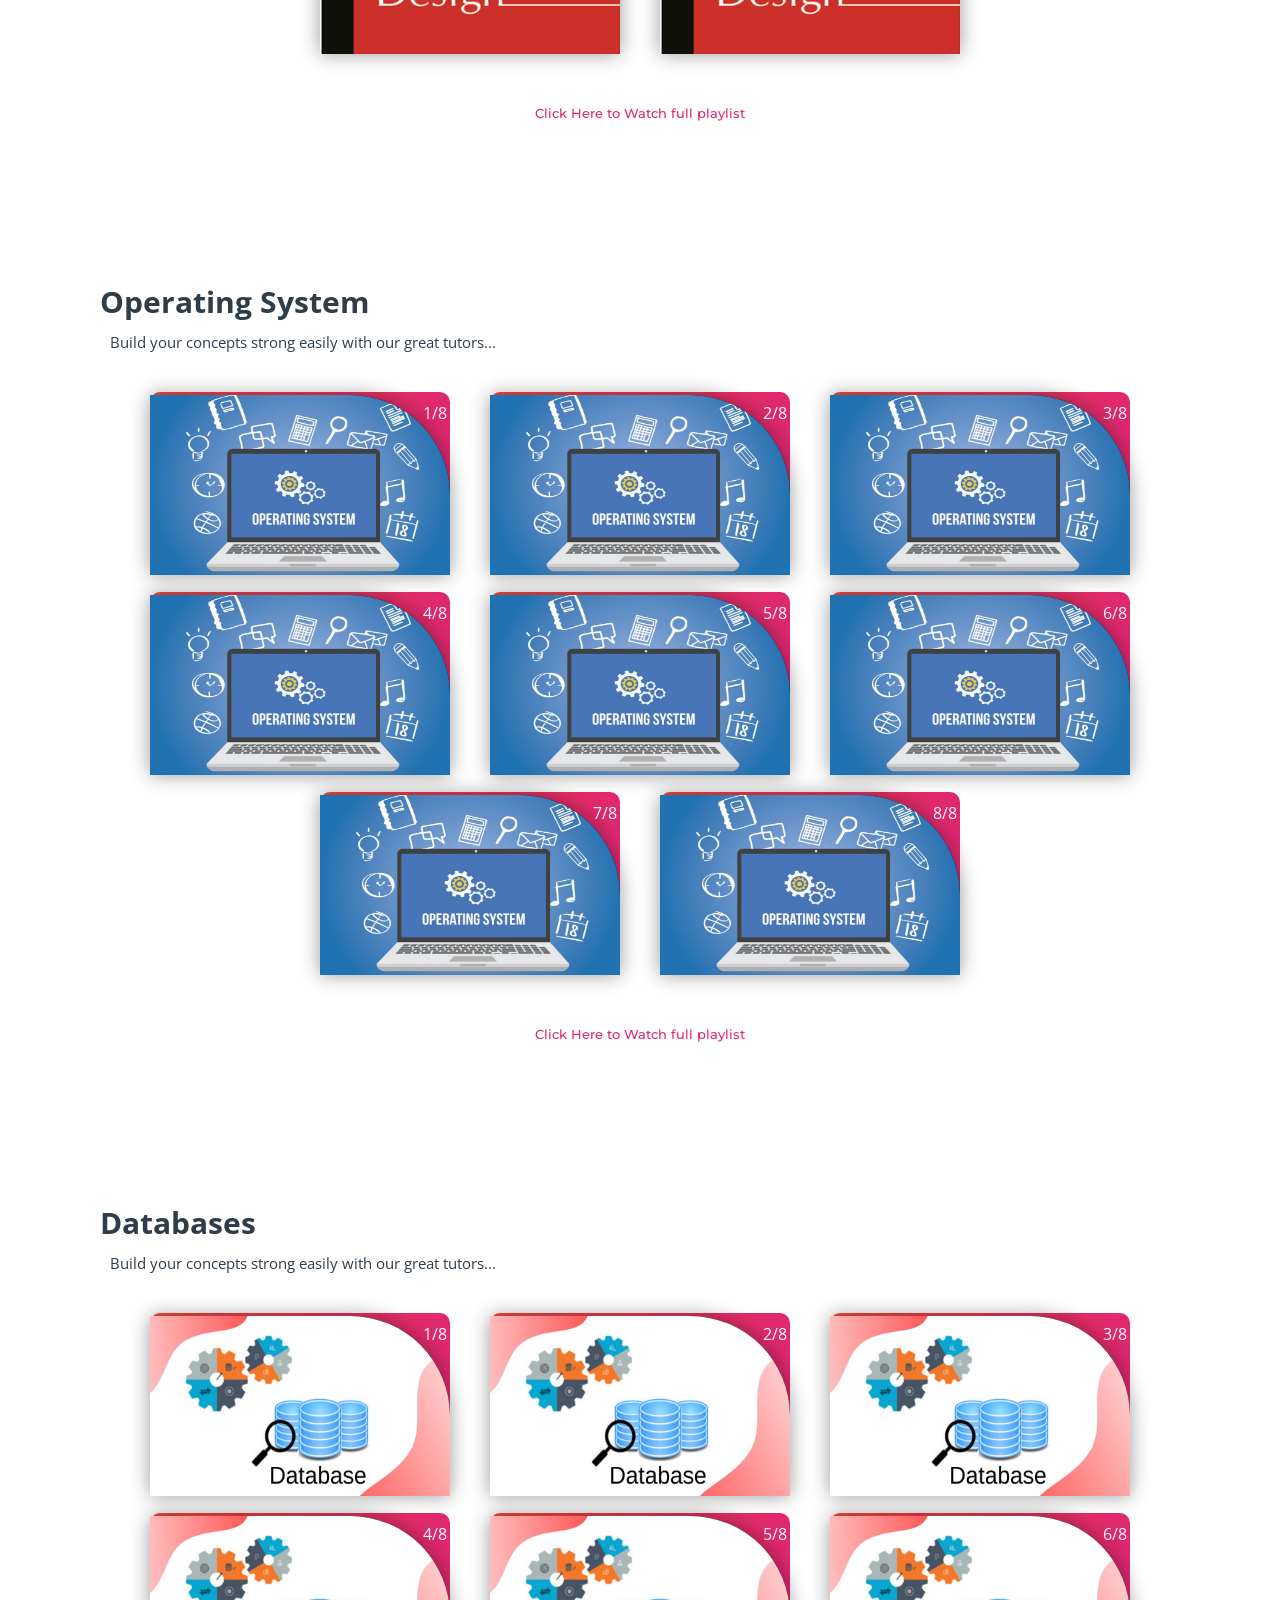
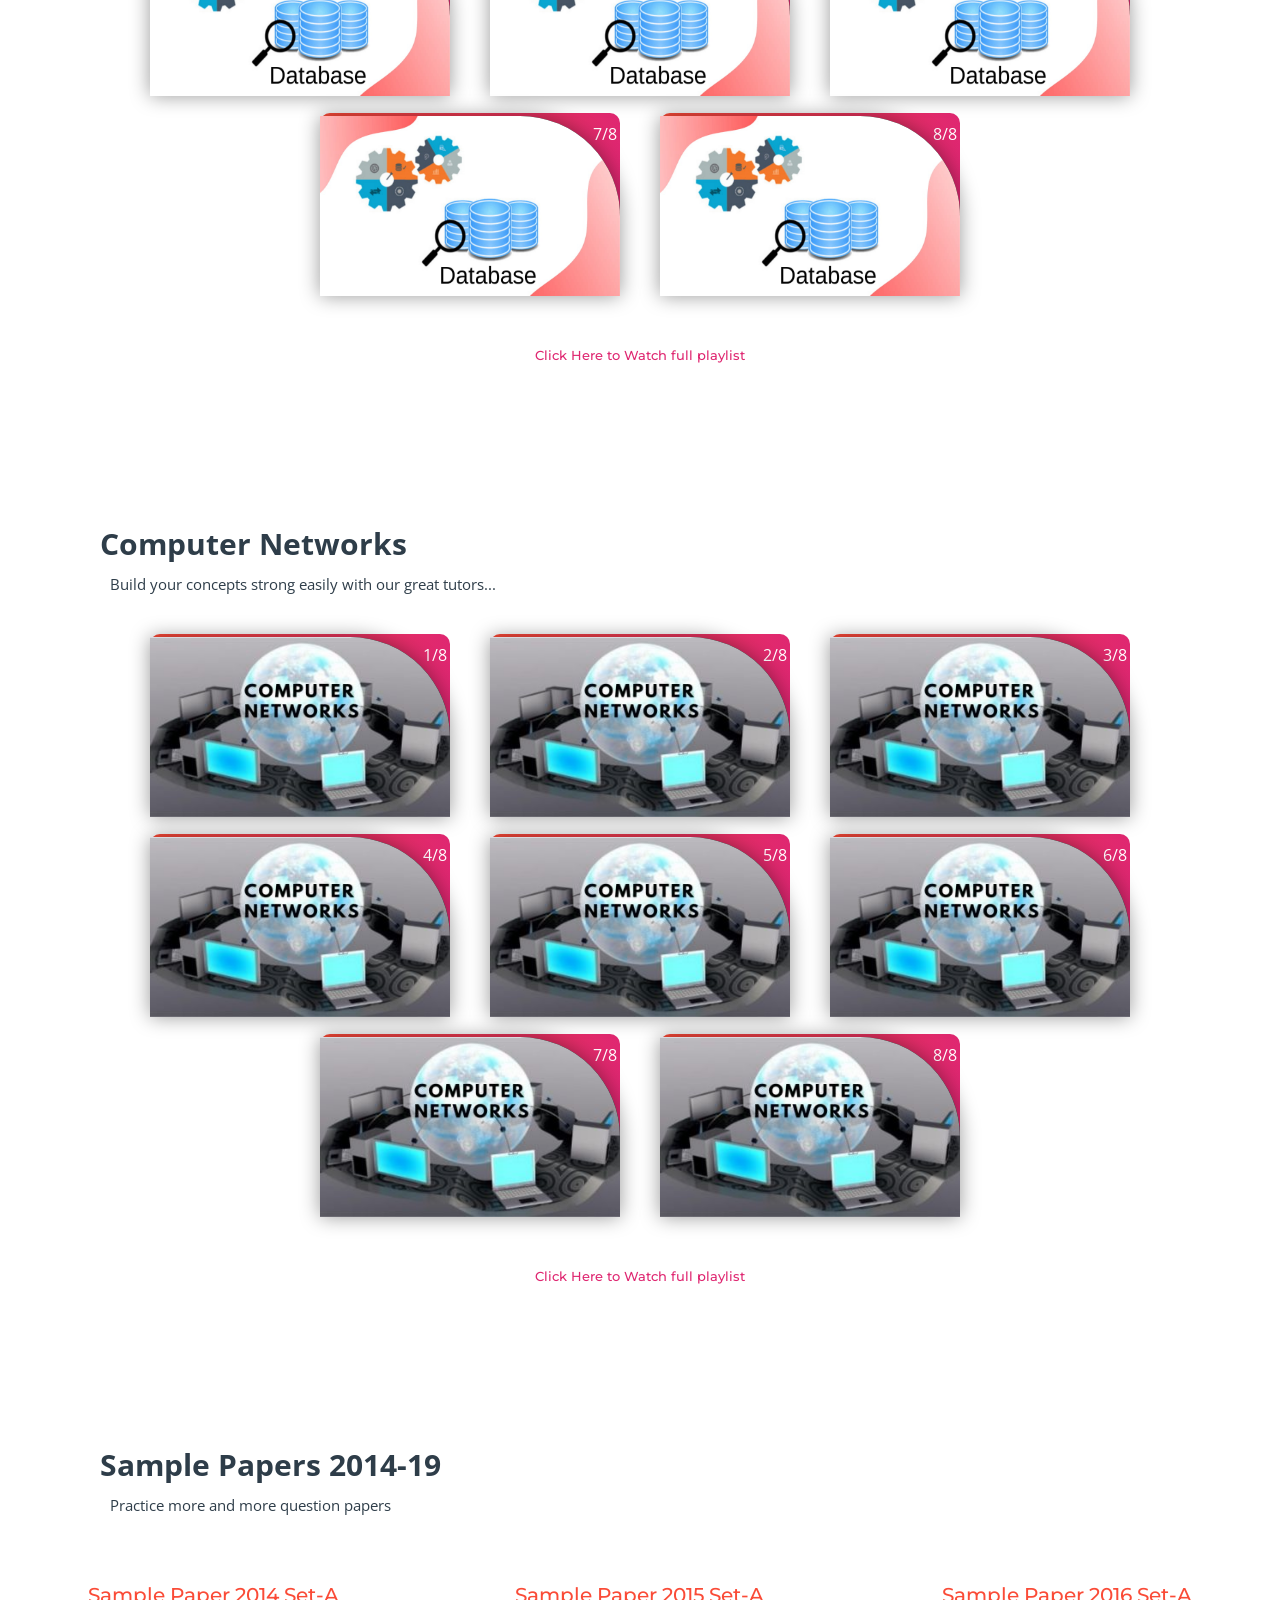
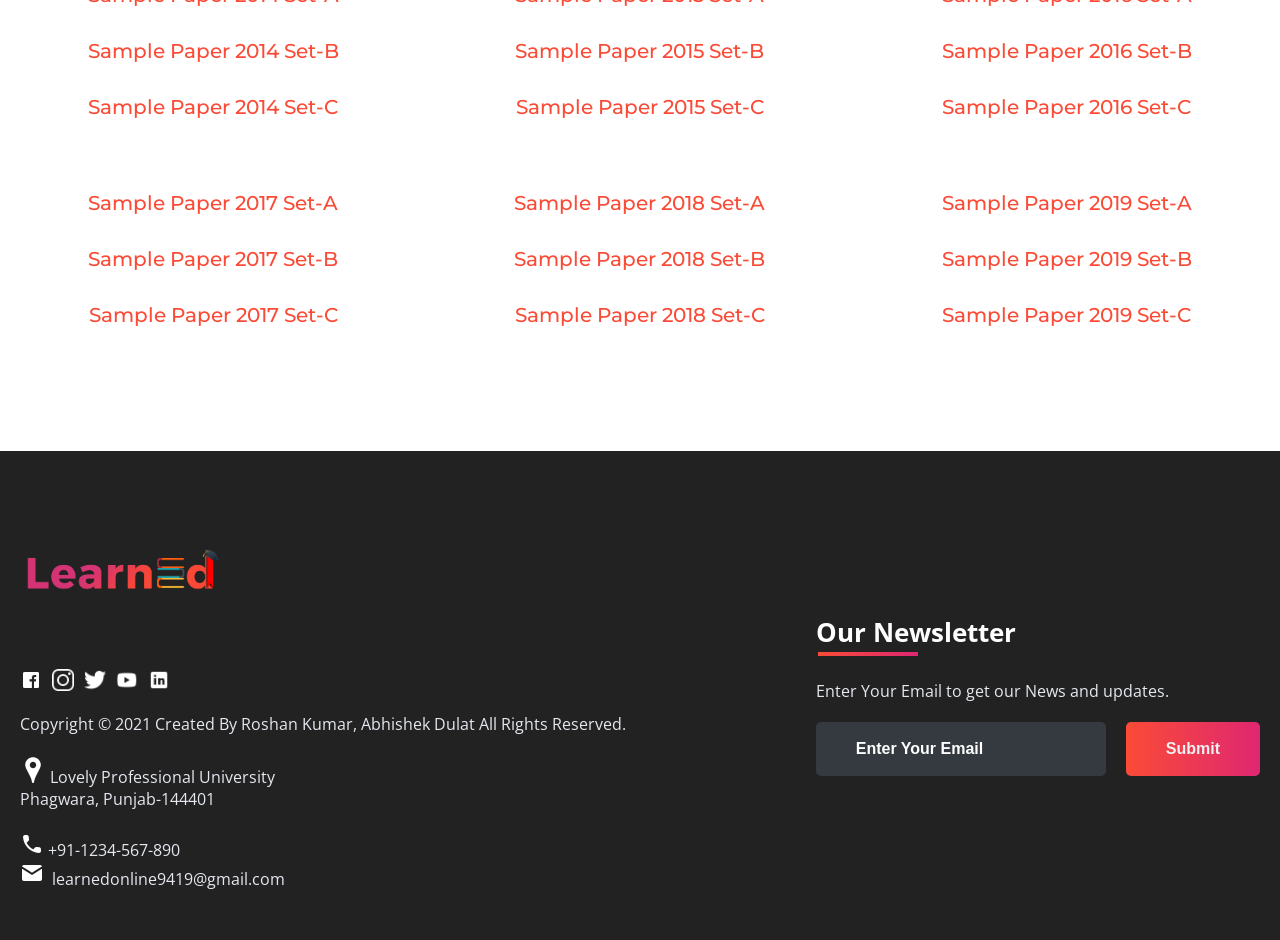
<file: subjects/gate.html>
<!DOCTYPE html>
<html>
<head>
	<link rel="shortcut icon" type="png" href="../images/icon/Growth.png">
	<title>Prepare for GATE on Skill Route</title>
	<link rel="stylesheet" type="text/css" href="subjects.css">
	<script type="text/javascript" src="../script.js"></script>
</head>
<body>

<!-- NAVIGATION -->
	<header>
		<div class="nav" id="nav">
			<div id="learned-logo">
			<a href="../index2.html"><img src="../images/icon/skill-route-high-resolution-logo.png" style="width: 70px;"></a></div>
			<div class="switch-tab" id="switch-tab" onclick="switchTAB()"><img src="../images/icon/menu.png"></div>
			<ul id="list-switch">
				<li><a href="jee.html"><img src="../images/courses/d1.png" class="icon">JEE</a></li>
				<li><a href="#"><img src="../images/courses/paper.png" class="icon">GATE</a></li>
				<li><a href="computer_courses.html"><img src="../images/courses/computer.png" class="icon">Computer Courses</a></li>
				<li><a href="computer_courses.html#data"><img src="../images/courses/data.png" class="icon">Data Structures</a></li>
				<li><a href="computer_courses.html#algo"><img src="../images/courses/algo.png" class="icon">Algorithm</a></li>
				<li><a href="computer_courses.html#projects"><img src="../images/courses/projects.png" class="icon">Projects</a></li>
			</ul>
			<div class="search" id="search-switch">
				<input type="text" placeholder="Search" class="srch"><button id="srchbtn"><img src="../images/icon/search.png"></button>
			</div>
		</div>
	</header>


<!-- Main Title of the Page -->
	<div class="title">
		<span>Prepare for GATE Exams on Skill Route</span>
		<div class="shortdesc">
			<p>Learn from Skill Route for better higher studies in<br> Indian Institutes of Technologies(IIT)</p>
		</div>
	</div>


<!-- Some KeyWords related to topic -->
	<div class="course">
		<div class="cbox">
		<div class="det"><a href="#digital">Digital Logic</a></div>
		<div class="det"><a href="https://en.wikipedia.org/wiki/Sequential_logic" target="_blank">Combinational & Sequential Circuits</a></div>
		<div class="det"><a href="https://en.wikipedia.org/wiki/ALU" target="_blank">Computer Arithmetic</a></div>
		<div class="det"><a href="https://en.wikipedia.org/wiki/Boolean_algebra" target="_blank">Boolean Algebra</a></div>
		<div class="det"><a href="computer_courses.html#algo">Algorithm</a></div>
		<div class="det"><a href="computer_courses.html#data">Data Structures</a></div>
		</div>
		<div class="cbox">
		<div class="det"><a href="#compiler">Compiler Design</a></div>
		<div class="det"><a href="#os">OS</a></div>
		<div class="det"><a href="#coaa">Computer Organization & Architecture</a></div>
		<div class="det"><a href="https://en.wikipedia.org/wiki/IPv4" target="_blank">IPv4 / IPv6</a></div>
		<div class="det"><a href="#cn">Computer Networks</a></div>
		<div class="det"><a href="#database">Databases</a></div>
		<div class="det"><a href="https://en.wikipedia.org/wiki/Theory_of_computation" target="_blank">Theory of Computation</a></div>
		</div>
		<div class="cbox">
		<div class="det"><a href="#math">Discrete Mathematics</a></div>
		<div class="det"><a href="#math">Calculus</a></div>
		<div class="det"><a href="#math">Linear Algebra</a></div>
		<div class="det"><a href="#math">Trigonometry</a></div>
		<div class="det"><a href="#math">Integration</a></div>
		<div class="det"><a href="#math">Matrices</a></div>
		<div class="det"><a href="#math">Probability</a></div>
		<div class="det"><a href="#math">Differentiation</a></div>
		</div>
	</div>


<!-- Courses Available -->
	<div class="inbt">
		Accelerate your career with GATE programs
	</div>

	<div class="ccard">
	<center>
		<div class="ccardbox">
			<div class="dcard">
				<div class="fpart"><img src="../images/courses/math.jpg"></div>
				<a href="#math"><div class="spart">2 Courses <img src="../images/icon/dropdown.png"></div></a>
			</div>
			<div class="dcard">
				<div class="fpart"><img src="../images/courses/digital.jpg"></div>
				<a href="#digital"><div class="spart">5 Courses <img src="../images/icon/dropdown.png"></div></a>
			</div>
			<div class="dcard">
				<div class="fpart"><img src="../images/courses/coaa.jpg"></div>
				<a href="#coaa"><div class="spart">3 Courses <img src="../images/icon/dropdown.png"></div></a>
			</div>
			<div class="dcard">
				<div class="fpart"><img src="../images/courses/database.jpg"></div>
				<a href="#database"><div class="spart">3 Courses <img src="../images/icon/dropdown.png"></div></a>
			</div>
			<div class="dcard">
				<div class="fpart"><img src="../images/courses/data-algo.jpg"></div>
				<a href="computer_courses.html#data"><div class="spart">6 Courses <img src="../images/icon/dropdown.png"></div></a>
			</div>
			<div class="dcard">
				<div class="fpart"><img src="../images/courses/compiler.jpg"></div>
				<a href="#compiler"><div class="spart">2 Courses <img src="../images/icon/dropdown.png"></div></a>
			</div>
			<div class="dcard">
				<div class="fpart"><img src="../images/courses/os.jpg"></div>
				<a href="#os"><div class="spart">1 Courses <img src="../images/icon/dropdown.png"></div></a>
			</div>
			<div class="dcard">
				<div class="fpart"><img src="../images/courses/cn.jpg"></div>
				<a href="#cn"><div class="spart">3 Courses <img src="../images/icon/dropdown.png"></div></a>
			</div>
		</div>
	</center>
	</div>


<!-- Videos on ENGINEERING MATHEMATICS Lectures -->

	<div class="title2" id="math">
		<span>Engineering Mathematics</span>
		<div class="shortdesc2">
			<p>Practice Mathematics on your tips...</p>
		</div>
	</div>
	
	<center>
		<div class="ccardbox2">
			<div class="dcard2"><span class="tag" >1/8</span>
				<div class="fpart2"><img src="../images/courses/math.jpg">
					<iframe src="https://www.youtube.com/embed/xxGyTHWrHZg" frameborder="0" allow="accelerometer; autoplay; encrypted-media; gyroscope; picture-in-picture" allowfullscreen></iframe>
				</div>
			</div>
			<div class="dcard2"><span class="tag" >2/8</span>
				<div class="fpart2"><img src="../images/courses/math.jpg">
					<iframe src="https://www.youtube.com/embed/xxGyTHWrHZg" frameborder="0" allow="accelerometer; autoplay; encrypted-media; gyroscope; picture-in-picture" allowfullscreen></iframe>
				</div>
			</div>
			<div class="dcard2"><span class="tag" >3/8</span>
				<div class="fpart2"><img src="../images/courses/math.jpg">
					<iframe src="https://www.youtube.com/embed/xxGyTHWrHZg" frameborder="0" allow="accelerometer; autoplay; encrypted-media; gyroscope; picture-in-picture" allowfullscreen></iframe>
				</div>
			</div>
			<div class="dcard2"><span class="tag" >4/8</span>
				<div class="fpart2"><img src="../images/courses/math.jpg">
					<iframe src="https://www.youtube.com/embed/xxGyTHWrHZg" frameborder="0" allow="accelerometer; autoplay; encrypted-media; gyroscope; picture-in-picture" allowfullscreen></iframe>
				</div>
			</div>
		
			<div class="dcard2"><span class="tag" >5/8</span>
				<div class="fpart2"><img src="../images/courses/math.jpg">
					<iframe src="https://www.youtube.com/embed/xxGyTHWrHZg" frameborder="0" allow="accelerometer; autoplay; encrypted-media; gyroscope; picture-in-picture" allowfullscreen></iframe>
				</div>
			</div>
			<div class="dcard2"><span class="tag" >6/8</span>
				<div class="fpart2"><img src="../images/courses/math.jpg">
					<iframe src="https://www.youtube.com/embed/xxGyTHWrHZg" frameborder="0" allow="accelerometer; autoplay; encrypted-media; gyroscope; picture-in-picture" allowfullscreen></iframe>
				</div>
			</div>
			<div class="dcard2"><span class="tag" >7/8</span>
				<div class="fpart2"><img src="../images/courses/math.jpg">
					<iframe src="https://www.youtube.com/embed/xxGyTHWrHZg" frameborder="0" allow="accelerometer; autoplay; encrypted-media; gyroscope; picture-in-picture" allowfullscreen></iframe>
				</div>
			</div>
			<div class="dcard2"><span class="tag" >8/8</span>
				<div class="fpart2"><img src="../images/courses/math.jpg">
					<iframe src="https://www.youtube.com/embed/xxGyTHWrHZg" frameborder="0" allow="accelerometer; autoplay; encrypted-media; gyroscope; picture-in-picture" allowfullscreen></iframe>
				</div>
			</div>
		</div>
	</center>
<br><br>
	<div class="click-me">
		<a href="https://www.youtube.com/watch?v=xxGyTHWrHZg" target="_blank">Click Here to Watch full playlist</a>
	</div>



<!-- Videos on DIGITAL LOGIC Lectures -->

	<div class="title2" id="digital">
		<span>Digital Logic</span>
		<div class="shortdesc2">
			<p>Learn deeply about Digital Logic Circuits...</p>
		</div>
	</div>
	<center>
		<div class="ccardbox2">
			<div class="dcard2"><span class="tag" >1/8</span>
				<div class="fpart2"><img src="../images/courses/digital.jpg">
					<iframe src="https://www.youtube.com/embed/-M7oIM8hKSU" frameborder="0" allow="accelerometer; autoplay; encrypted-media; gyroscope; picture-in-picture" allowfullscreen></iframe>
				</div>
			</div>
			<div class="dcard2"><span class="tag" >2/8</span>
				<div class="fpart2"><img src="../images/courses/digital.jpg">
					<iframe src="https://www.youtube.com/embed/-M7oIM8hKSU" frameborder="0" allow="accelerometer; autoplay; encrypted-media; gyroscope; picture-in-picture" allowfullscreen></iframe>
				</div>
			</div>
			<div class="dcard2"><span class="tag" >3/8</span>
				<div class="fpart2"><img src="../images/courses/digital.jpg">
					<iframe src="https://www.youtube.com/embed/-M7oIM8hKSU" frameborder="0" allow="accelerometer; autoplay; encrypted-media; gyroscope; picture-in-picture" allowfullscreen></iframe>
				</div>
			</div>
			<div class="dcard2"><span class="tag" >4/8</span>
				<div class="fpart2"><img src="../images/courses/digital.jpg">
					<iframe src="https://www.youtube.com/embed/-M7oIM8hKSU" frameborder="0" allow="accelerometer; autoplay; encrypted-media; gyroscope; picture-in-picture" allowfullscreen></iframe>
				</div>
			</div>
		
			<div class="dcard2"><span class="tag" >5/8</span>
				<div class="fpart2"><img src="../images/courses/digital.jpg">
					<iframe src="https://www.youtube.com/embed/-M7oIM8hKSU" frameborder="0" allow="accelerometer; autoplay; encrypted-media; gyroscope; picture-in-picture" allowfullscreen></iframe>
				</div>
			</div>
			<div class="dcard2"><span class="tag" >6/8</span>
				<div class="fpart2"><img src="../images/courses/digital.jpg">
					<iframe src="https://www.youtube.com/embed/-M7oIM8hKSU" frameborder="0" allow="accelerometer; autoplay; encrypted-media; gyroscope; picture-in-picture" allowfullscreen></iframe>
				</div>
			</div>
			<div class="dcard2"><span class="tag" >7/8</span>
				<div class="fpart2"><img src="../images/courses/digital.jpg">
					<iframe src="https://www.youtube.com/embed/-M7oIM8hKSU" frameborder="0" allow="accelerometer; autoplay; encrypted-media; gyroscope; picture-in-picture" allowfullscreen></iframe>
				</div>
			</div>
			<div class="dcard2"><span class="tag" >8/8</span>
				<div class="fpart2"><img src="../images/courses/digital.jpg">
					<iframe src="https://www.youtube.com/embed/-M7oIM8hKSU" frameborder="0" allow="accelerometer; autoplay; encrypted-media; gyroscope; picture-in-picture" allowfullscreen></iframe>
				</div>
			</div>
		</div>
	</center>
<br><br>
	<div class="click-me">
		<a href="https://youtu.be/-M7oIM8hKSU" target="_blank">Click Here to Watch full playlist</a>
	</div>



<!-- Videos on COMPUTER ORGANIZATION and ARCHITECTURE Lectures -->

	<div class="title2" id="coaa">
		<span>Computer Organization and Architecture</span>
		<div class="shortdesc2">
			<p>Build your concepts strong easily with our great tutors...</p>
		</div>
	</div>
	<center>
		<div class="ccardbox2">
			<div class="dcard2"><span class="tag" >1/8</span>
				<div class="fpart2"><img src="../images/courses/coaa.jpg">
					<iframe src="https://www.youtube.com/embed/q6oiRtKTpX4" frameborder="0" allow="accelerometer; autoplay; encrypted-media; gyroscope; picture-in-picture" allowfullscreen></iframe>
				</div>
			</div>
			<div class="dcard2"><span class="tag" >2/8</span>
				<div class="fpart2"><img src="../images/courses/coaa.jpg">
					<iframe src="https://www.youtube.com/embed/q6oiRtKTpX4" frameborder="0" allow="accelerometer; autoplay; encrypted-media; gyroscope; picture-in-picture" allowfullscreen></iframe>
				</div>
			</div>
			<div class="dcard2"><span class="tag" >3/8</span>
				<div class="fpart2"><img src="../images/courses/coaa.jpg">
					<iframe src="https://www.youtube.com/embed/q6oiRtKTpX4" frameborder="0" allow="accelerometer; autoplay; encrypted-media; gyroscope; picture-in-picture" allowfullscreen></iframe>
				</div>
			</div>
			<div class="dcard2"><span class="tag" >4/8</span>
				<div class="fpart2"><img src="../images/courses/coaa.jpg">
					<iframe src="https://www.youtube.com/embed/q6oiRtKTpX4" frameborder="0" allow="accelerometer; autoplay; encrypted-media; gyroscope; picture-in-picture" allowfullscreen></iframe>
				</div>
			</div>
		
			<div class="dcard2"><span class="tag" >5/8</span>
				<div class="fpart2"><img src="../images/courses/coaa.jpg">
					<iframe src="https://www.youtube.com/embed/q6oiRtKTpX4" frameborder="0" allow="accelerometer; autoplay; encrypted-media; gyroscope; picture-in-picture" allowfullscreen></iframe>
				</div>
			</div>
			<div class="dcard2"><span class="tag" >6/8</span>
				<div class="fpart2"><img src="../images/courses/coaa.jpg">
					<iframe src="https://www.youtube.com/embed/q6oiRtKTpX4" frameborder="0" allow="accelerometer; autoplay; encrypted-media; gyroscope; picture-in-picture" allowfullscreen></iframe>
				</div>
			</div>
			<div class="dcard2"><span class="tag" >7/8</span>
				<div class="fpart2"><img src="../images/courses/coaa.jpg">
					<iframe src="https://www.youtube.com/embed/q6oiRtKTpX4" frameborder="0" allow="accelerometer; autoplay; encrypted-media; gyroscope; picture-in-picture" allowfullscreen></iframe>
				</div>
			</div>
			<div class="dcard2"><span class="tag" >8/8</span>
				<div class="fpart2"><img src="../images/courses/coaa.jpg">
					<iframe src="https://www.youtube.com/embed/q6oiRtKTpX4" frameborder="0" allow="accelerometer; autoplay; encrypted-media; gyroscope; picture-in-picture" allowfullscreen></iframe>
				</div>
			</div>
		</div>
	</center>
<br><br>
	<div class="click-me">
		<a href="https://youtu.be/q6oiRtKTpX4" target="_blank">Click Here to Watch full playlist</a>
	</div>



<!-- Videos on COMPILER Lectures -->

	<div class="title2" id="compiler">
		<span>Compiler Design</span>
		<div class="shortdesc2">
			<p>Build your concepts strong easily with our great tutors...</p>
		</div>
	</div>
	<center>
		<div class="ccardbox2">
			<div class="dcard2"><span class="tag" >1/8</span>
				<div class="fpart2"><img src="../images/courses/compiler.jpg">
					<iframe src="https://www.youtube.com/embed/yNZIhF6pxjM" frameborder="0" allow="accelerometer; autoplay; encrypted-media; gyroscope; picture-in-picture" allowfullscreen></iframe>
				</div>
			</div>
			<div class="dcard2"><span class="tag" >2/8</span>
				<div class="fpart2"><img src="../images/courses/compiler.jpg">
					<iframe src="https://www.youtube.com/embed/yNZIhF6pxjM" frameborder="0" allow="accelerometer; autoplay; encrypted-media; gyroscope; picture-in-picture" allowfullscreen></iframe>
				</div>
			</div>
			<div class="dcard2"><span class="tag" >3/8</span>
				<div class="fpart2"><img src="../images/courses/compiler.jpg">
					<iframe src="https://www.youtube.com/embed/yNZIhF6pxjM" frameborder="0" allow="accelerometer; autoplay; encrypted-media; gyroscope; picture-in-picture" allowfullscreen></iframe>
				</div>
			</div>
			<div class="dcard2"><span class="tag" >4/8</span>
				<div class="fpart2"><img src="../images/courses/compiler.jpg">
					<iframe src="https://www.youtube.com/embed/yNZIhF6pxjM" frameborder="0" allow="accelerometer; autoplay; encrypted-media; gyroscope; picture-in-picture" allowfullscreen></iframe>
				</div>
			</div>
		
			<div class="dcard2"><span class="tag" >5/8</span>
				<div class="fpart2"><img src="../images/courses/compiler.jpg">
					<iframe src="https://www.youtube.com/embed/yNZIhF6pxjM" frameborder="0" allow="accelerometer; autoplay; encrypted-media; gyroscope; picture-in-picture" allowfullscreen></iframe>
				</div>
			</div>
			<div class="dcard2"><span class="tag" >6/8</span>
				<div class="fpart2"><img src="../images/courses/compiler.jpg">
					<iframe src="https://www.youtube.com/embed/yNZIhF6pxjM" frameborder="0" allow="accelerometer; autoplay; encrypted-media; gyroscope; picture-in-picture" allowfullscreen></iframe>
				</div>
			</div>
			<div class="dcard2"><span class="tag" >7/8</span>
				<div class="fpart2"><img src="../images/courses/compiler.jpg">
					<iframe src="https://www.youtube.com/embed/yNZIhF6pxjM" frameborder="0" allow="accelerometer; autoplay; encrypted-media; gyroscope; picture-in-picture" allowfullscreen></iframe>
				</div>
			</div>
			<div class="dcard2"><span class="tag" >8/8</span>
				<div class="fpart2"><img src="../images/courses/compiler.jpg">
					<iframe src="https://www.youtube.com/embed/yNZIhF6pxjM" frameborder="0" allow="accelerometer; autoplay; encrypted-media; gyroscope; picture-in-picture" allowfullscreen></iframe>
				</div>
			</div>
		</div>
	</center>
<br><br>
	<div class="click-me">
		<a href="https://youtu.be/yNZIhF6pxjM" target="_blank">Click Here to Watch full playlist</a>
	</div>



<!-- Videos on OPERATING SYSTEM Lectures -->


<div class="title2" id="os">
		<span>Operating System</span>
		<div class="shortdesc2">
			<p>Build your concepts strong easily with our great tutors...</p>
		</div>
	</div>
	<center>
		<div class="ccardbox2">
			<div class="dcard2"><span class="tag" >1/8</span>
				<div class="fpart2"><img src="../images/courses/os.jpg">
					<iframe src="https://www.youtube.com/embed/vBURTt97EkA" frameborder="0" allow="accelerometer; autoplay; encrypted-media; gyroscope; picture-in-picture" allowfullscreen></iframe>
				</div>
			</div>
			<div class="dcard2"><span class="tag" >2/8</span>
				<div class="fpart2"><img src="../images/courses/os.jpg">
					<iframe src="https://www.youtube.com/embed/vBURTt97EkA" frameborder="0" allow="accelerometer; autoplay; encrypted-media; gyroscope; picture-in-picture" allowfullscreen></iframe>
				</div>
			</div>
			<div class="dcard2"><span class="tag" >3/8</span>
				<div class="fpart2"><img src="../images/courses/os.jpg">
					<iframe src="https://www.youtube.com/embed/vBURTt97EkA" frameborder="0" allow="accelerometer; autoplay; encrypted-media; gyroscope; picture-in-picture" allowfullscreen></iframe>
				</div>
			</div>
			<div class="dcard2"><span class="tag" >4/8</span>
				<div class="fpart2"><img src="../images/courses/os.jpg">
					<iframe src="https://www.youtube.com/embed/vBURTt97EkA" frameborder="0" allow="accelerometer; autoplay; encrypted-media; gyroscope; picture-in-picture" allowfullscreen></iframe>
				</div>
			</div>
		
			<div class="dcard2"><span class="tag" >5/8</span>
				<div class="fpart2"><img src="../images/courses/os.jpg">
					<iframe src="https://www.youtube.com/embed/vBURTt97EkA" frameborder="0" allow="accelerometer; autoplay; encrypted-media; gyroscope; picture-in-picture" allowfullscreen></iframe>
				</div>
			</div>
			<div class="dcard2"><span class="tag" >6/8</span>
				<div class="fpart2"><img src="../images/courses/os.jpg">
					<iframe src="https://www.youtube.com/embed/vBURTt97EkA" frameborder="0" allow="accelerometer; autoplay; encrypted-media; gyroscope; picture-in-picture" allowfullscreen></iframe>
				</div>
			</div>
			<div class="dcard2"><span class="tag" >7/8</span>
				<div class="fpart2"><img src="../images/courses/os.jpg">
					<iframe src="https://www.youtube.com/embed/vBURTt97EkA" frameborder="0" allow="accelerometer; autoplay; encrypted-media; gyroscope; picture-in-picture" allowfullscreen></iframe>
				</div>
			</div>
			<div class="dcard2"><span class="tag" >8/8</span>
				<div class="fpart2"><img src="../images/courses/os.jpg">
					<iframe src="https://www.youtube.com/embed/vBURTt97EkA" frameborder="0" allow="accelerometer; autoplay; encrypted-media; gyroscope; picture-in-picture" allowfullscreen></iframe>
				</div>
			</div>
		</div>
	</center>

<br><br>
	<div class="click-me">
		<a href="https://youtu.be/vBURTt97EkA" target="_blank">Click Here to Watch full playlist</a>
	</div>


<!-- Videos on DATABASE Lectures -->

<div class="title2" id="database">
		<span>Databases</span>
		<div class="shortdesc2">
			<p>Build your concepts strong easily with our great tutors...</p>
		</div>
	</div>
	<center>
		<div class="ccardbox2">
			<div class="dcard2"><span class="tag" >1/8</span>
				<div class="fpart2"><img src="../images/courses/database.jpg">
					<iframe src="https://www.youtube.com/embed/wR0jg0eQsZA" frameborder="0" allow="accelerometer; autoplay; encrypted-media; gyroscope; picture-in-picture" allowfullscreen></iframe>
				</div>
			</div>
			<div class="dcard2"><span class="tag" >2/8</span>
				<div class="fpart2"><img src="../images/courses/database.jpg">
					<iframe src="https://www.youtube.com/embed/wR0jg0eQsZA" frameborder="0" allow="accelerometer; autoplay; encrypted-media; gyroscope; picture-in-picture" allowfullscreen></iframe>
				</div>
			</div>
			<div class="dcard2"><span class="tag" >3/8</span>
				<div class="fpart2"><img src="../images/courses/database.jpg">
					<iframe src="https://www.youtube.com/embed/wR0jg0eQsZA" frameborder="0" allow="accelerometer; autoplay; encrypted-media; gyroscope; picture-in-picture" allowfullscreen></iframe>
				</div>
			</div>
			<div class="dcard2"><span class="tag" >4/8</span>
				<div class="fpart2"><img src="../images/courses/database.jpg">
					<iframe src="https://www.youtube.com/embed/wR0jg0eQsZA" frameborder="0" allow="accelerometer; autoplay; encrypted-media; gyroscope; picture-in-picture" allowfullscreen></iframe>
				</div>
			</div>
		
			<div class="dcard2"><span class="tag" >5/8</span>
				<div class="fpart2"><img src="../images/courses/database.jpg">
					<iframe src="https://www.youtube.com/embed/wR0jg0eQsZA" frameborder="0" allow="accelerometer; autoplay; encrypted-media; gyroscope; picture-in-picture" allowfullscreen></iframe>
				</div>
			</div>
			<div class="dcard2"><span class="tag" >6/8</span>
				<div class="fpart2"><img src="../images/courses/database.jpg">
					<iframe src="https://www.youtube.com/embed/wR0jg0eQsZA" frameborder="0" allow="accelerometer; autoplay; encrypted-media; gyroscope; picture-in-picture" allowfullscreen></iframe>
				</div>
			</div>
			<div class="dcard2"><span class="tag" >7/8</span>
				<div class="fpart2"><img src="../images/courses/database.jpg">
					<iframe src="https://www.youtube.com/embed/wR0jg0eQsZA" frameborder="0" allow="accelerometer; autoplay; encrypted-media; gyroscope; picture-in-picture" allowfullscreen></iframe>
				</div>
			</div>
			<div class="dcard2"><span class="tag" >8/8</span>
				<div class="fpart2"><img src="../images/courses/database.jpg">
					<iframe src="https://www.youtube.com/embed/wR0jg0eQsZA" frameborder="0" allow="accelerometer; autoplay; encrypted-media; gyroscope; picture-in-picture" allowfullscreen></iframe>
				</div>
			</div>
		</div>
	</center>
<br><br>
	<div class="click-me">
		<a href="https://youtu.be/wR0jg0eQsZA" target="_blank">Click Here to Watch full playlist</a>
	</div>



<!-- Videos on COMPUTER NETWORKS Lectures -->

<div class="title2" id="cn">
		<span>Computer Networks</span>
		<div class="shortdesc2">
			<p>Build your concepts strong easily with our great tutors...</p>
		</div>
	</div>
	<center>
		<div class="ccardbox2">
			<div class="dcard2"><span class="tag" >1/8</span>
				<div class="fpart2"><img src="../images/courses/cn.jpg">
					<iframe src="https://www.youtube.com/embed/qiQR5rTSshw" frameborder="0" allow="accelerometer; autoplay; encrypted-media; gyroscope; picture-in-picture" allowfullscreen></iframe>
				</div>
			</div>
			<div class="dcard2"><span class="tag" >2/8</span>
				<div class="fpart2"><img src="../images/courses/cn.jpg">
					<iframe src="https://www.youtube.com/embed/qiQR5rTSshw" frameborder="0" allow="accelerometer; autoplay; encrypted-media; gyroscope; picture-in-picture" allowfullscreen></iframe>
				</div>
			</div>
			<div class="dcard2"><span class="tag" >3/8</span>
				<div class="fpart2"><img src="../images/courses/cn.jpg">
					<iframe src="https://www.youtube.com/embed/qiQR5rTSshw" frameborder="0" allow="accelerometer; autoplay; encrypted-media; gyroscope; picture-in-picture" allowfullscreen></iframe>
				</div>
			</div>
			<div class="dcard2"><span class="tag" >4/8</span>
				<div class="fpart2"><img src="../images/courses/cn.jpg">
					<iframe src="https://www.youtube.com/embed/qiQR5rTSshw" frameborder="0" allow="accelerometer; autoplay; encrypted-media; gyroscope; picture-in-picture" allowfullscreen></iframe>
				</div>
			</div>
		
			<div class="dcard2"><span class="tag" >5/8</span>
				<div class="fpart2"><img src="../images/courses/cn.jpg">
					<iframe src="https://www.youtube.com/embed/qiQR5rTSshw" frameborder="0" allow="accelerometer; autoplay; encrypted-media; gyroscope; picture-in-picture" allowfullscreen></iframe>
				</div>
			</div>
			<div class="dcard2"><span class="tag" >6/8</span>
				<div class="fpart2"><img src="../images/courses/cn.jpg">
					<iframe src="https://www.youtube.com/embed/qiQR5rTSshw" frameborder="0" allow="accelerometer; autoplay; encrypted-media; gyroscope; picture-in-picture" allowfullscreen></iframe>
				</div>
			</div>
			<div class="dcard2"><span class="tag" >7/8</span>
				<div class="fpart2"><img src="../images/courses/cn.jpg">
					<iframe src="https://www.youtube.com/embed/qiQR5rTSshw" frameborder="0" allow="accelerometer; autoplay; encrypted-media; gyroscope; picture-in-picture" allowfullscreen></iframe>
				</div>
			</div>
			<div class="dcard2"><span class="tag" >8/8</span>
				<div class="fpart2"><img src="../images/courses/cn.jpg">
					<iframe src="https://www.youtube.com/embed/qiQR5rTSshw" frameborder="0" allow="accelerometer; autoplay; encrypted-media; gyroscope; picture-in-picture" allowfullscreen></iframe>
				</div>
			</div>
		</div>
	</center>

<br><br>
	<div class="click-me">
		<a href="https://youtu.be/qiQR5rTSshw" target="_blank">Click Here to Watch full playlist</a>
	</div>

	

<!-- Links for SAMPLE PAPERS of JEE MAINS & ADVANCED -->

	<div class="title2" id="sample_papers">
		<span>Sample Papers 2014-19</span>
		<div class="shortdesc2">
			<p>Practice more and more question papers</p>
		</div>
	</div>

	<div class="sample">
		<ul>
			<li><a href="../samplePapers/p1.pdf" target="_blank">Sample Paper 2014 Set-A</a></li>
			<li><a href="../samplePapers/p1.pdf" target="_blank">Sample Paper 2014 Set-B</a></li>
			<li><a href="../samplePapers/p1.pdf" target="_blank">Sample Paper 2014 Set-C</a></li>
		</ul>
		<ul>
			<li><a href="../samplePapers/p1.pdf" target="_blank">Sample Paper 2015 Set-A</a></li>
			<li><a href="../samplePapers/p1.pdf" target="_blank">Sample Paper 2015 Set-B</a></li>
			<li><a href="../samplePapers/p1.pdf" target="_blank">Sample Paper 2015 Set-C</a></li>
		</ul>
		<ul>
			<li><a href="../samplePapers/p1.pdf" target="_blank">Sample Paper 2016 Set-A</a></li>
			<li><a href="../samplePapers/p1.pdf" target="_blank">Sample Paper 2016 Set-B</a></li>
			<li><a href="../samplePapers/p1.pdf" target="_blank">Sample Paper 2016 Set-C</a></li>
		</ul>
	</div>
	<div class="sample lastSample">
		<ul>
			<li><a href="../samplePapers/p1.pdf" target="_blank">Sample Paper 2017 Set-A</a></li>
			<li><a href="../samplePapers/p1.pdf" target="_blank">Sample Paper 2017 Set-B</a></li>
			<li><a href="../samplePapers/p1.pdf" target="_blank">Sample Paper 2017 Set-C</a></li>
		</ul>
		<ul>
			<li><a href="../samplePapers/p1.pdf" target="_blank">Sample Paper 2018 Set-A</a></li>
			<li><a href="../samplePapers/p1.pdf" target="_blank">Sample Paper 2018 Set-B</a></li>
			<li><a href="../samplePapers/p1.pdf" target="_blank">Sample Paper 2018 Set-C</a></li>
		</ul>
		<ul>
			<li><a href="../samplePapers/p1.pdf" target="_blank">Sample Paper 2019 Set-A</a></li>
			<li><a href="../samplePapers/p1.pdf" target="_blank">Sample Paper 2019 Set-B</a></li>
			<li><a href="../samplePapers/p1.pdf" target="_blank">Sample Paper 2019 Set-C</a></li>
		</ul>
	</div>


<!-- FOOTER -->
<footer>
	<div class="footer-container">
		<div class="left-col">
			<img src="../images/icon/logo - Copy.png" style="width: 200px;">
			<div class="logo"></div>
			<div class="social-media">
				<a href="#"><img src="../images/icon\fb.png"></a>
				<a href="#"><img src="../images/icon\insta.png"></a>
				<a href="#"><img src="../images/icon\tt.png"></a>
				<a href="#"><img src="../images/icon\ytube.png"></a>
				<a href="#"><img src="../images/icon\linkedin.png"></a>
			</div><br><br>
			<p class="rights-text">Copyright © 2021 Created By Roshan Kumar, Abhishek Dulat All Rights Reserved.</p>
			<br><p><img src="../images/icon/location.png"> Lovely Professional University<br>Phagwara, Punjab-144401</p><br>
			<p><img src="../images/icon/phone.png"> +91-1234-567-890<br><img src="../images/icon/mail.png">&nbsp; learnedonline9419@gmail.com</p>
		</div>
		<div class="right-col">
			<h1 style="color: #fff">Our Newsletter</h1>
			<div class="border"></div><br>
			<p>Enter Your Email to get our News and updates.</p>
			<form class="newsletter-form">
				<input class="txtb" type="email" placeholder="Enter Your Email">
				<input class="btn" type="submit" value="Submit">
			</form>
		</div>
	</div>
</footer>

</body>
</html>
</file>
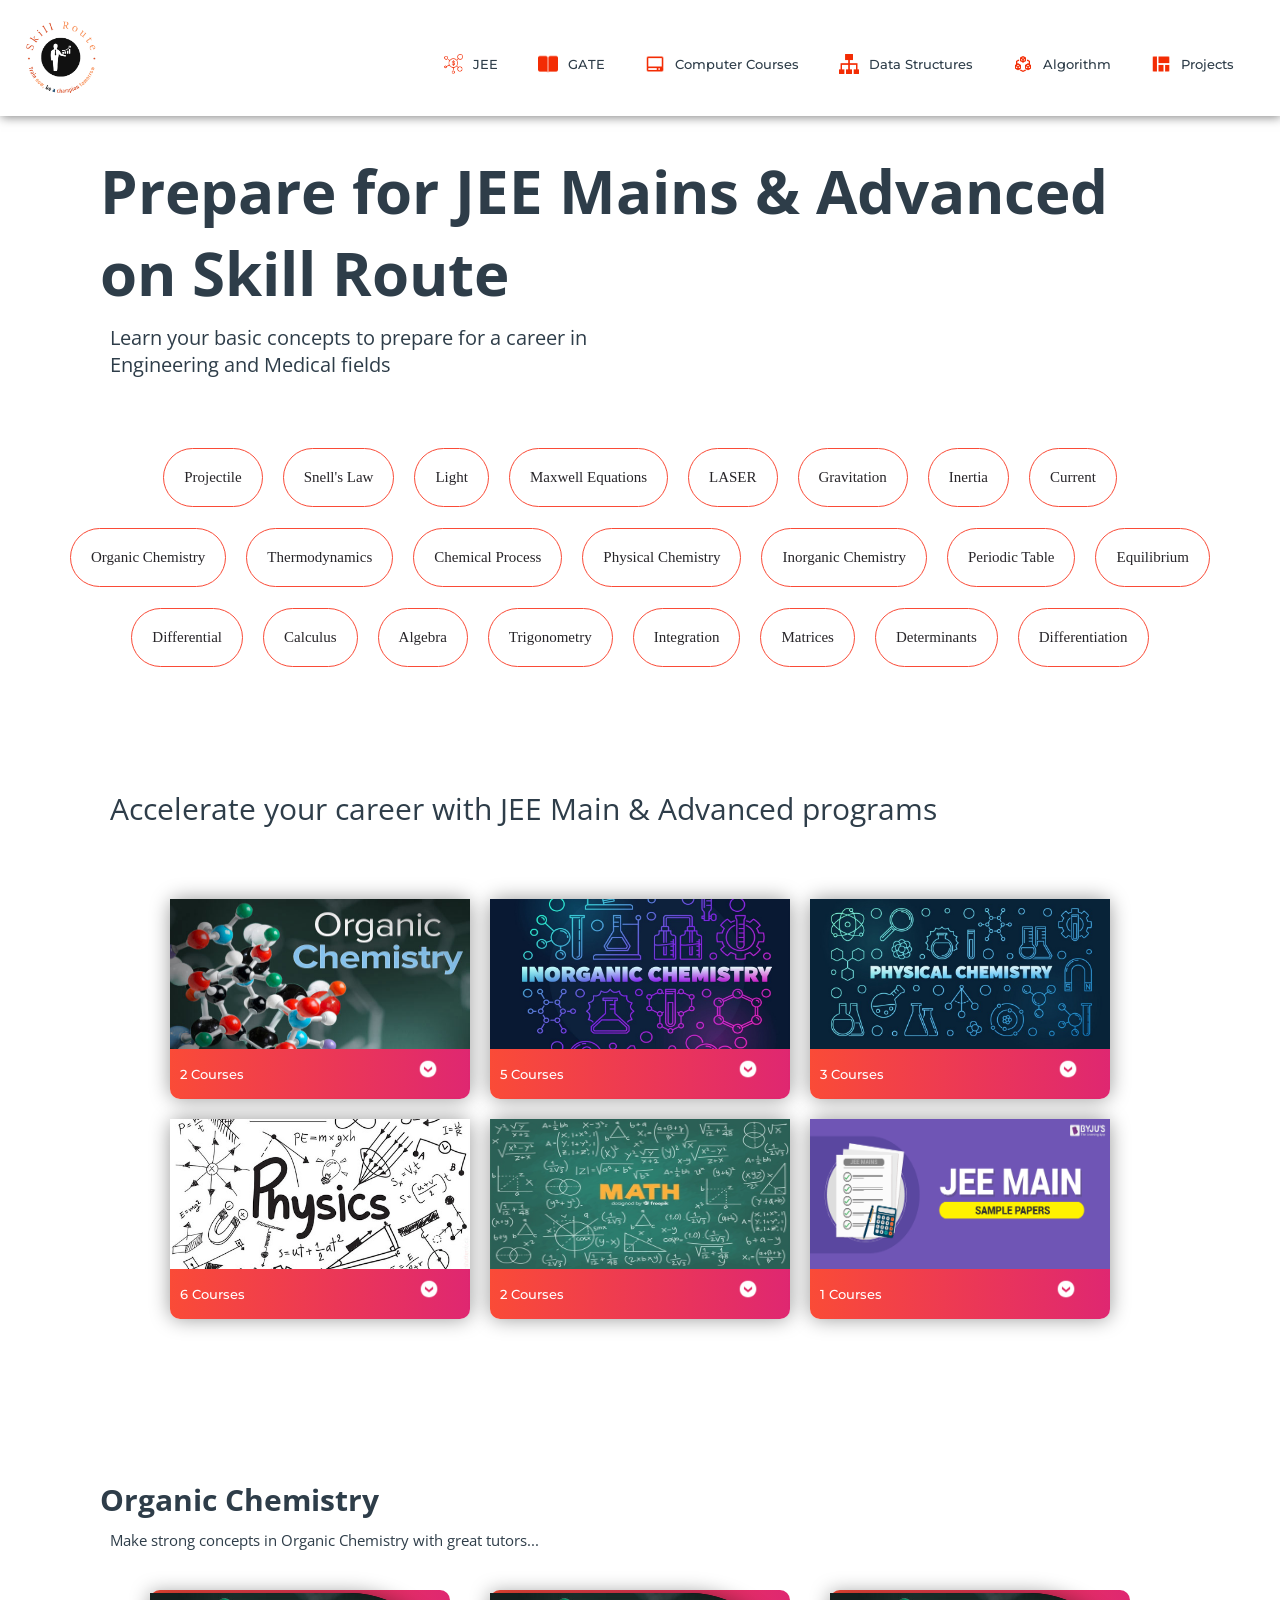
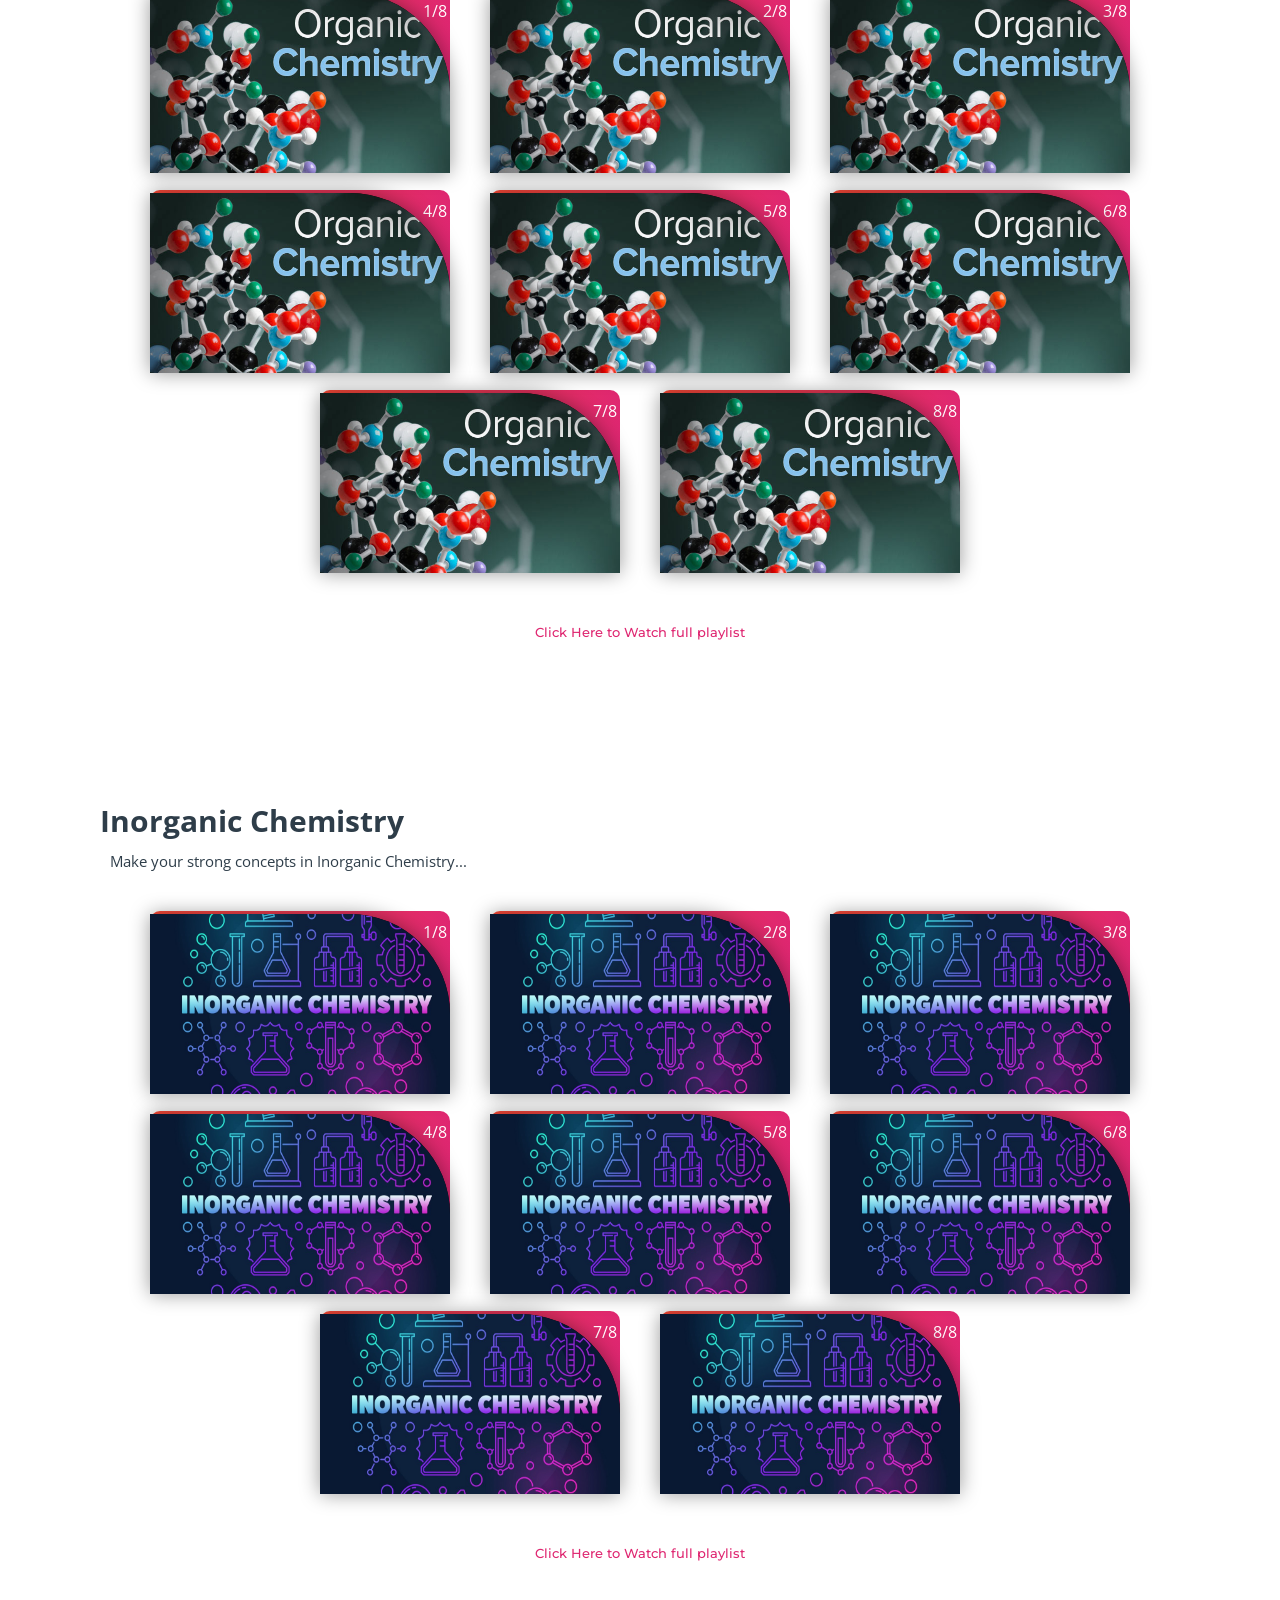
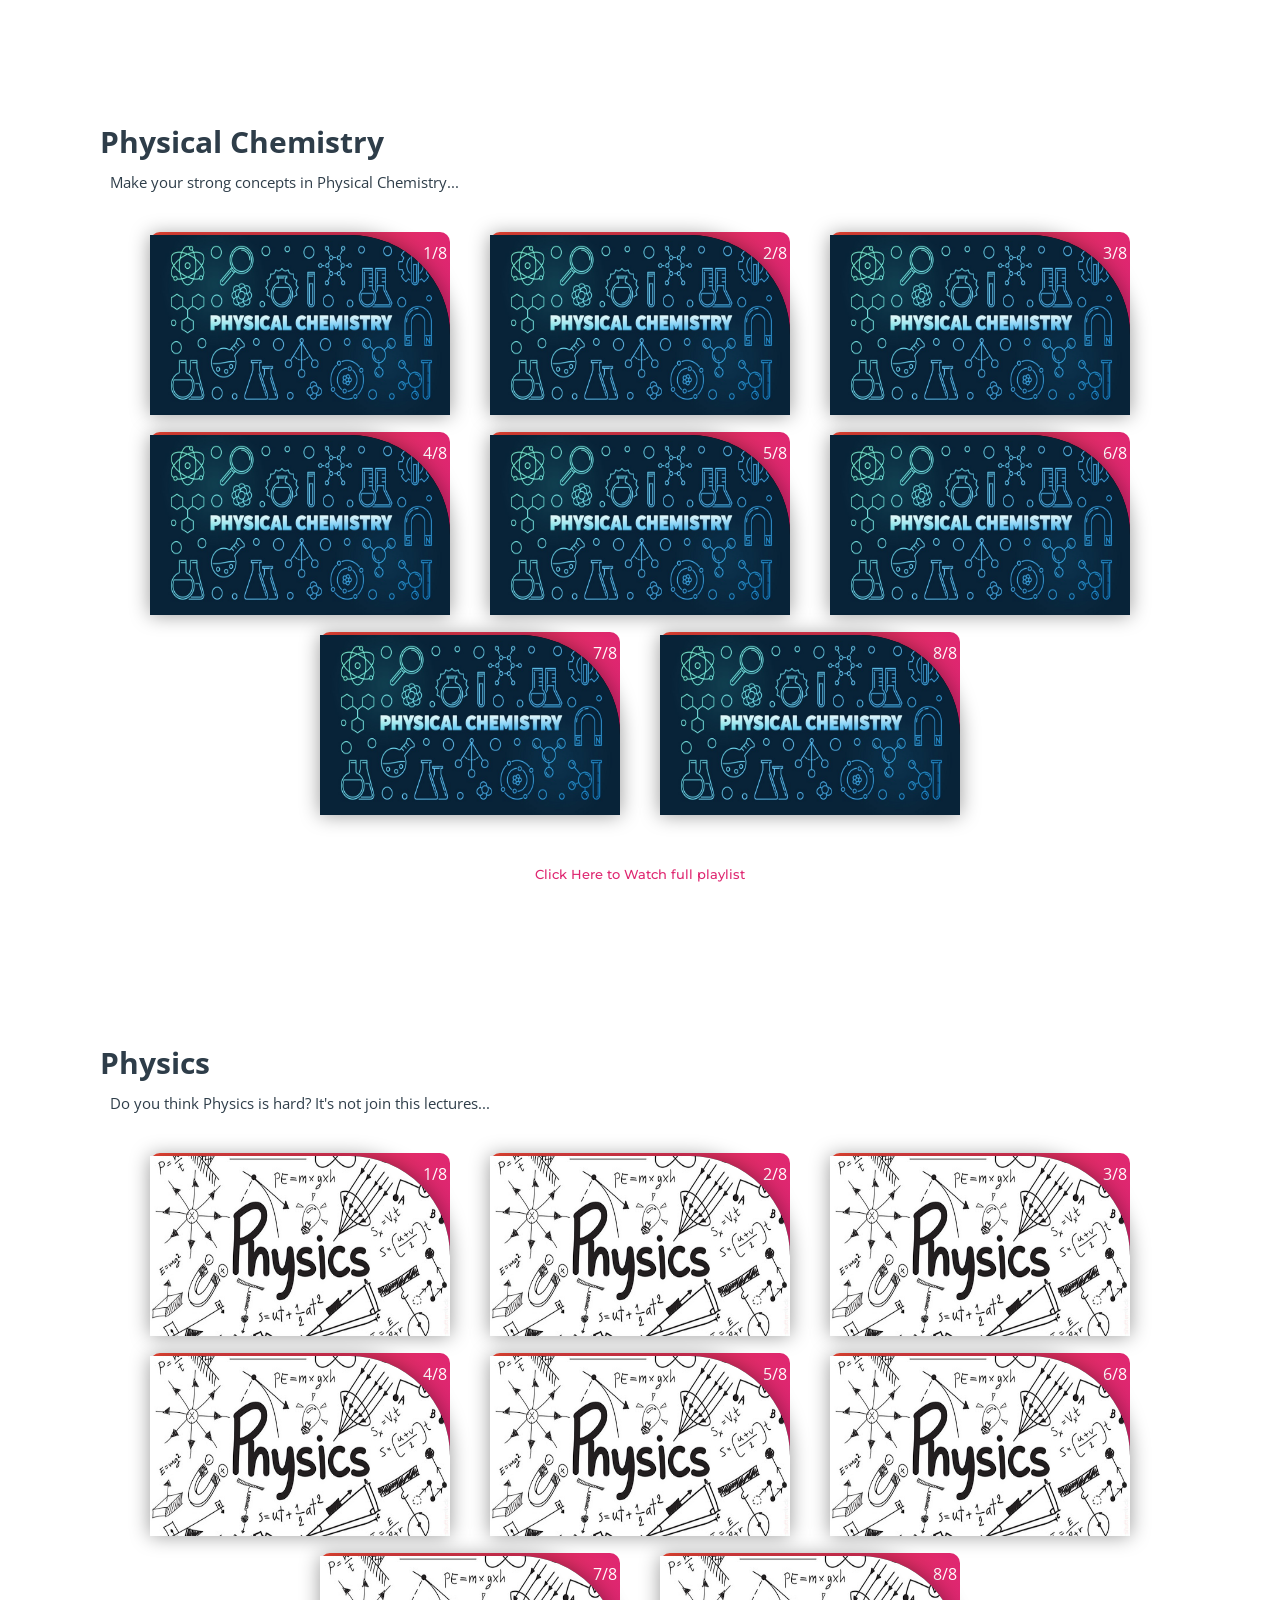
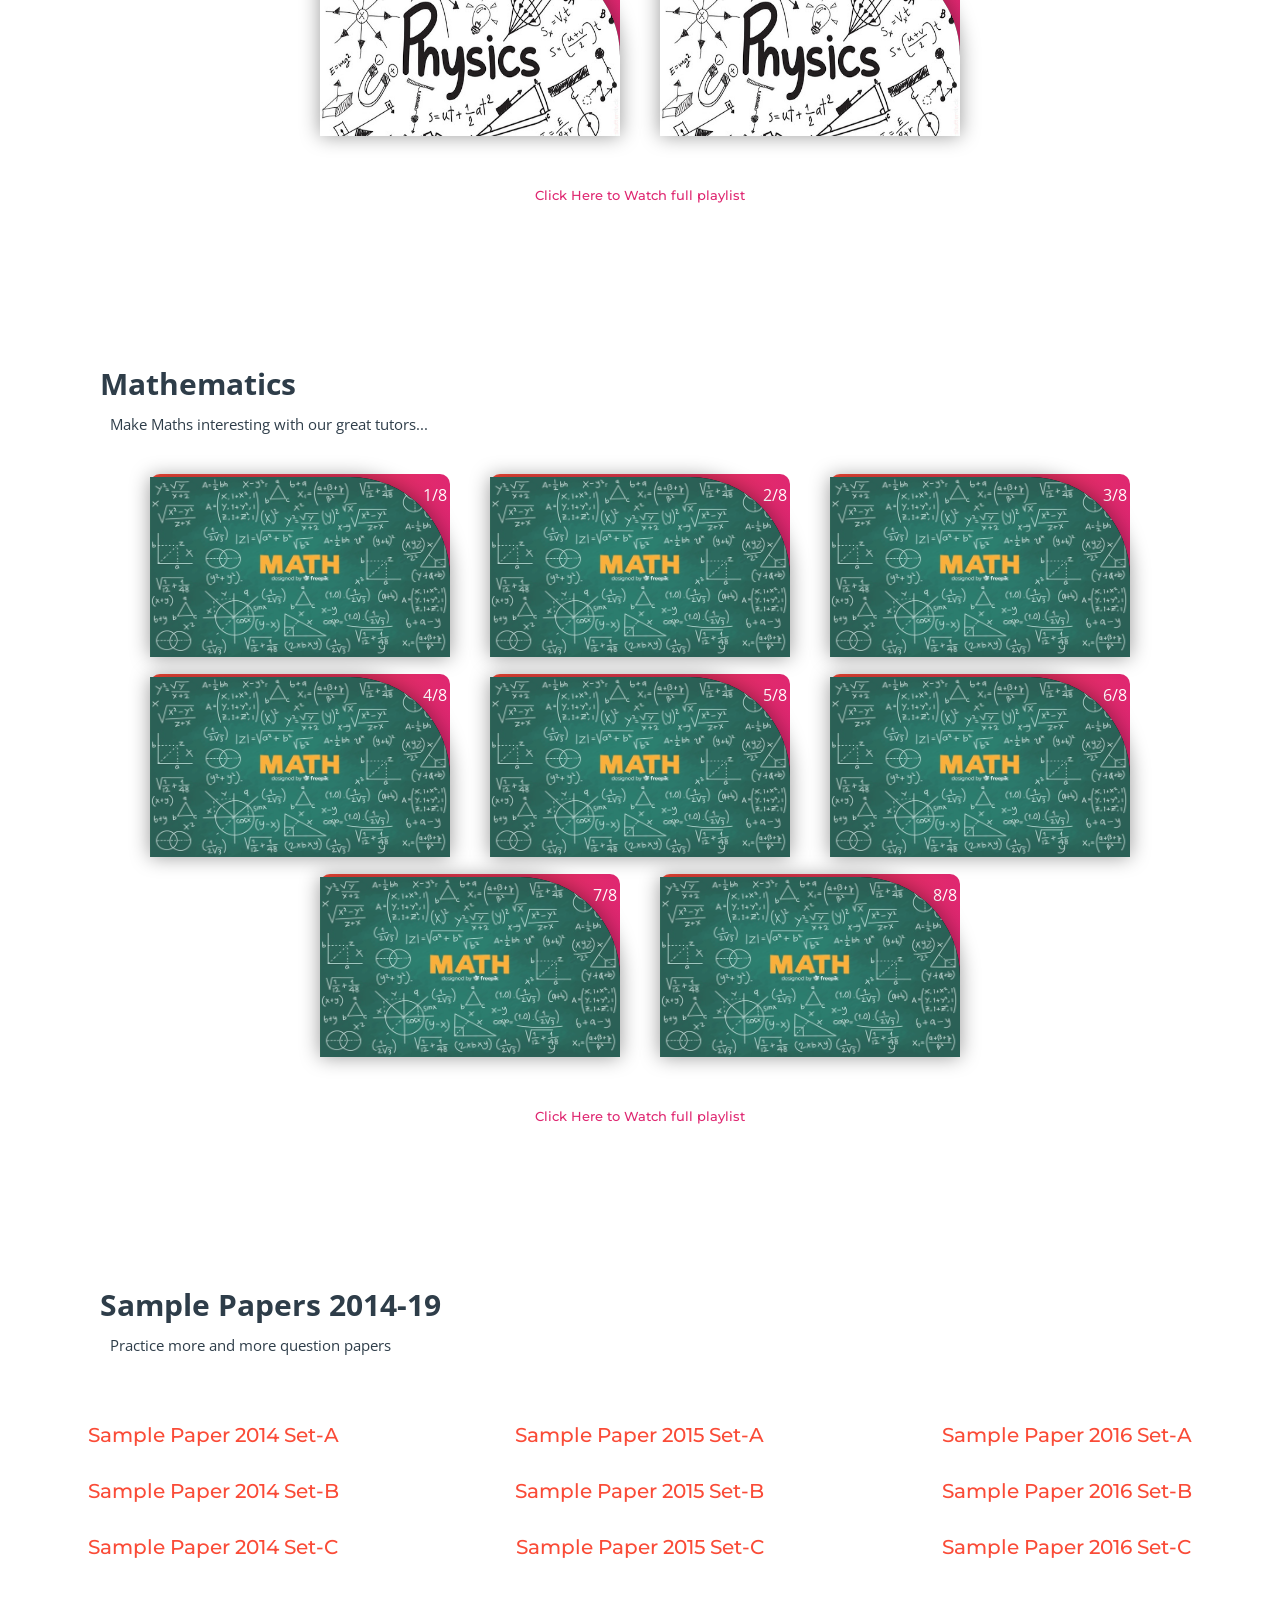
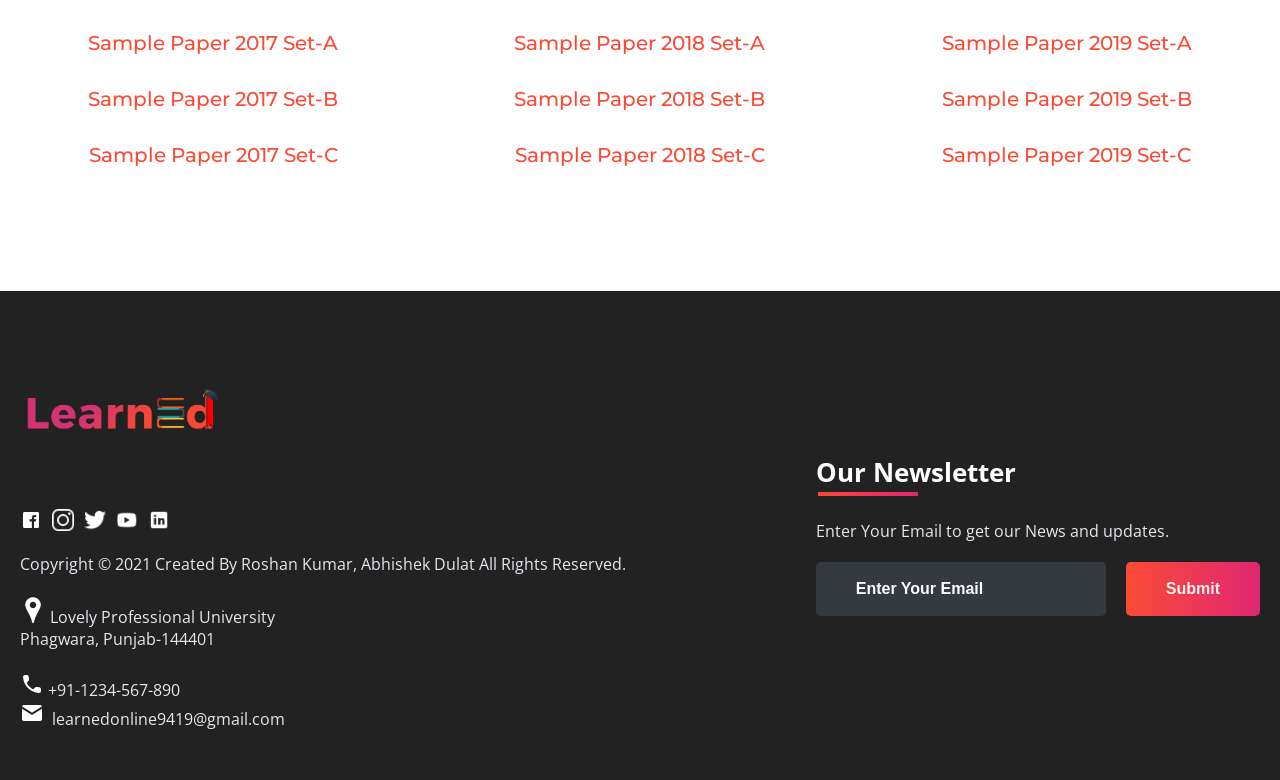
<file: subjects/jee.html>
<!DOCTYPE html>
<html>
<head>
	<link rel="shortcut icon" type="png" href="../images/icon/Growth.png">
	<title>Prepare for JEE Mains & Advanced</title>
	<link rel="stylesheet" type="text/css" href="subjects.css">
	<script type="text/javascript" src="../script.js"></script>
</head>
<body>

	<!-- NAVIGATION -->
	<header>
		<div class="nav" id="nav">
			<div id="learned-logo">
			<a href="../index2.html"><img src="../images/icon/skill-route-high-resolution-logo.png" style="width: 70px;"></a></div>
			<div class="switch-tab" id="switch-tab" onclick="switchTAB()"><img src="../images/icon/menu.png"></div>
			<ul id="list-switch">
				<li><a href="#"><img src="../images/courses/d1.png" class="icon">JEE</a></li>
				<li><a href="gate.html"><img src="../images/courses/paper.png" class="icon">GATE</a></li>
				<li><a href="computer_courses.html"><img src="../images/courses/computer.png" class="icon">Computer Courses</a></li>
				<li><a href="computer_courses.html#data"><img src="../images/courses/data.png" class="icon">Data Structures</a></li>
				<li><a href="computer_courses.html#algo"><img src="../images/courses/algo.png" class="icon">Algorithm</a></li>
				<li><a href="computer_courses.html#projects"><img src="../images/courses/projects.png" class="icon">Projects</a></li>
			</ul>
			<div class="search" id="search-switch">
				<input type="text" placeholder="Search" class="srch"><button id="srchbtn"><img src="../images/icon/search.png"></button>
			</div>
		</div>
	</header>

	<div class="title">
		<span>Prepare for JEE Mains & Advanced<br>on Skill Route</span>
		<div class="shortdesc">
			<p>Learn your basic concepts to prepare for a career in<br>Engineering and Medical fields</p>
		</div>
	</div>

<!-- Quick Links -->
	<div class="course">
		<div class="cbox">
		<div class="det"><a href="https://en.wikipedia.org/wiki/Projectile" target="_blank">Projectile</a></div>
		<div class="det"><a href="https://en.wikipedia.org/wiki/Snell%27s_law" target="_blank">Snell's Law</a></div>
		<div class="det"><a href="https://en.wikipedia.org/wiki/Light" target="_blank">Light</a></div>
		<div class="det"><a href="https://en.wikipedia.org/wiki/Maxwell%27s_equations" target="_blank">Maxwell Equations</a></div>
		<div class="det"><a href="https://en.wikipedia.org/wiki/Laser" target="_blank">LASER</a></div>
		<div class="det"><a href="https://en.wikipedia.org/wiki/Gravity" target="_blank">Gravitation</a></div>
		<div class="det"><a href="https://en.wikipedia.org/wiki/Inertia" target="_blank">Inertia</a></div>
		<div class="det"><a href="https://en.wikipedia.org/wiki/Current" target="_blank">Current</a></div>
		</div>
		<div class="cbox">
		<div class="det"><a href="#organic">Organic Chemistry</a></div>
		<div class="det"><a href="https://en.wikipedia.org/wiki/Thermodynamics" target="_blank">Thermodynamics</a></div>
		<div class="det"><a href="https://en.wikipedia.org/wiki/Chemical_process" target="_blank">Chemical Process</a></div>
		<div class="det"><a href="#physical">Physical Chemistry</a></div>
		<div class="det"><a href="#inorganic">Inorganic Chemistry</a></div>
		<div class="det"><a href="https://en.wikipedia.org/wiki/Periodic_table" target="_blank">Periodic Table</a></div>
		<div class="det"><a href="https://en.wikipedia.org/wiki/Equilibrium" target="_blank">Equilibrium</a></div>
		</div>
		<div class="cbox">
		<div class="det"><a href="#math">Differential</a></div>
		<div class="det"><a href="#math">Calculus</a></div>
		<div class="det"><a href="#math">Algebra</a></div>
		<div class="det"><a href="#math">Trigonometry</a></div>
		<div class="det"><a href="#math">Integration</a></div>
		<div class="det"><a href="#math">Matrices</a></div>
		<div class="det"><a href="#math">Determinants</a></div>
		<div class="det"><a href="#math">Differentiation</a></div>
		</div>
	</div>

	<div class="inbt">
		Accelerate your career with JEE Main & Advanced programs
	</div>

<!-- COURSES AVAILABLE -->
	<div class="ccard">
	<center>
		<div class="ccardbox">
			<div class="dcard">
				<div class="fpart"><img src="../images/courses/organic.jpg"></div>
				<a href="#organic"><div class="spart">2 Courses <img src="../images/icon/dropdown.png"></div></a>
			</div>
			<div class="dcard">
				<div class="fpart"><img src="../images/courses/inorganic.jpg"></div>
				<a href="#inorganic"><div class="spart">5 Courses <img src="../images/icon/dropdown.png"></div></a>
			</div>
			<div class="dcard">
				<div class="fpart"><img src="../images/courses/physical.jpg"></div>
				<a href="#physical"><div class="spart">3 Courses <img src="../images/icon/dropdown.png"></div></a>
			</div>
		</div>
		<div class="ccardbox">
			<div class="dcard">
				<div class="fpart"><img src="../images/courses/physics.jpg"></div>
				<a href="#physics"><div class="spart">6 Courses <img src="../images/icon/dropdown.png"></div></a>
			</div>
			<div class="dcard">
				<div class="fpart"><img src="../images/courses/math.jpg"></div>
				<a href="#math"><div class="spart">2 Courses <img src="../images/icon/dropdown.png"></div></a>
			</div>
			<div class="dcard">
				<div class="fpart"><img src="../images/courses/paper-download.png"></div>
				<a href="#sample_papers"><div class="spart">1 Courses <img src="../images/icon/dropdown.png"></div></a>
			</div>
		</div>
	</center>
	</div>

<!-- VIDEOS SECTION -->
	<div class="title2" id="organic">
		<span>Organic Chemistry</span>
		<div class="shortdesc2">
			<p>Make strong concepts in Organic Chemistry with great tutors...</p>
		</div>
	</div>
	
	<center>
		<div class="ccardbox2">
			<div class="dcard2"><span class="tag" >1/8</span>
				<div class="fpart2"><img src="../images/courses/organic.jpg">
					<iframe src="https://www.youtube.com/embed/bSMx0NS0XfY" frameborder="0" allow="accelerometer; autoplay; encrypted-media; gyroscope; picture-in-picture" allowfullscreen></iframe>
				</div>
			</div>
			<div class="dcard2"><span class="tag" >2/8</span>
				<div class="fpart2"><img src="../images/courses/organic.jpg">
					<iframe src="https://www.youtube.com/embed/bSMx0NS0XfY" frameborder="0" allow="accelerometer; autoplay; encrypted-media; gyroscope; picture-in-picture" allowfullscreen></iframe>
				</div>
			</div>
			<div class="dcard2"><span class="tag" >3/8</span>
				<div class="fpart2"><img src="../images/courses/organic.jpg">
					<iframe src="https://www.youtube.com/embed/bSMx0NS0XfY" frameborder="0" allow="accelerometer; autoplay; encrypted-media; gyroscope; picture-in-picture" allowfullscreen></iframe>
				</div>
			</div>
			<div class="dcard2"><span class="tag" >4/8</span>
				<div class="fpart2"><img src="../images/courses/organic.jpg">
					<iframe src="https://www.youtube.com/embed/bSMx0NS0XfY" frameborder="0" allow="accelerometer; autoplay; encrypted-media; gyroscope; picture-in-picture" allowfullscreen></iframe>
				</div>
			</div>
		
			<div class="dcard2"><span class="tag" >5/8</span>
				<div class="fpart2"><img src="../images/courses/organic.jpg">
					<iframe src="https://www.youtube.com/embed/bSMx0NS0XfY" frameborder="0" allow="accelerometer; autoplay; encrypted-media; gyroscope; picture-in-picture" allowfullscreen></iframe>
				</div>
			</div>
			<div class="dcard2"><span class="tag" >6/8</span>
				<div class="fpart2"><img src="../images/courses/organic.jpg">
					<iframe src="https://www.youtube.com/embed/bSMx0NS0XfY" frameborder="0" allow="accelerometer; autoplay; encrypted-media; gyroscope; picture-in-picture" allowfullscreen></iframe>
				</div>
			</div>
			<div class="dcard2"><span class="tag" >7/8</span>
				<div class="fpart2"><img src="../images/courses/organic.jpg">
					<iframe src="https://www.youtube.com/embed/bSMx0NS0XfY" frameborder="0" allow="accelerometer; autoplay; encrypted-media; gyroscope; picture-in-picture" allowfullscreen></iframe>
				</div>
			</div>
			<div class="dcard2"><span class="tag" >8/8</span>
				<div class="fpart2"><img src="../images/courses/organic.jpg">
					<iframe src="https://www.youtube.com/embed/bSMx0NS0XfY" frameborder="0" allow="accelerometer; autoplay; encrypted-media; gyroscope; picture-in-picture" allowfullscreen></iframe>
				</div>
			</div>
		</div>
	</center>

<br><br>
	<div class="click-me">
		<a href="https://www.youtube.com/watch?v=bSMx0NS0XfY&list=PL8dPuuaLjXtONguuhLdVmq0HTKS0jksS4" target="_blank">Click Here to Watch full playlist</a>
	</div>

<!-- VIDEOS SECTION -->

	<div class="title2" id="inorganic">
		<span>Inorganic Chemistry</span>
		<div class="shortdesc2">
			<p>Make your strong concepts in Inorganic Chemistry...</p>
		</div>
	</div>
	<center>
		<div class="ccardbox2">
			<div class="dcard2"><span class="tag" >1/8</span>
				<div class="fpart2"><img src="../images/courses/inorganic.jpg">
					<iframe src="https://www.youtube.com/embed/2B8CRyfGLo4" frameborder="0" allow="accelerometer; autoplay; encrypted-media; gyroscope; picture-in-picture" allowfullscreen></iframe>
				</div>
			</div>
			<div class="dcard2"><span class="tag" >2/8</span>
				<div class="fpart2"><img src="../images/courses/inorganic.jpg">
					<iframe src="https://www.youtube.com/embed/2B8CRyfGLo4" frameborder="0" allow="accelerometer; autoplay; encrypted-media; gyroscope; picture-in-picture" allowfullscreen></iframe>
				</div>
			</div>
			<div class="dcard2"><span class="tag" >3/8</span>
				<div class="fpart2"><img src="../images/courses/inorganic.jpg">
					<iframe src="https://www.youtube.com/embed/2B8CRyfGLo4" frameborder="0" allow="accelerometer; autoplay; encrypted-media; gyroscope; picture-in-picture" allowfullscreen></iframe>
				</div>
			</div>
			<div class="dcard2"><span class="tag" >4/8</span>
				<div class="fpart2"><img src="../images/courses/inorganic.jpg">
					<iframe src="https://www.youtube.com/embed/2B8CRyfGLo4" frameborder="0" allow="accelerometer; autoplay; encrypted-media; gyroscope; picture-in-picture" allowfullscreen></iframe>
				</div>
			</div>
		
			<div class="dcard2"><span class="tag" >5/8</span>
				<div class="fpart2"><img src="../images/courses/inorganic.jpg">
					<iframe src="https://www.youtube.com/embed/2B8CRyfGLo4" frameborder="0" allow="accelerometer; autoplay; encrypted-media; gyroscope; picture-in-picture" allowfullscreen></iframe>
				</div>
			</div>
			<div class="dcard2"><span class="tag" >6/8</span>
				<div class="fpart2"><img src="../images/courses/inorganic.jpg">
					<iframe src="https://www.youtube.com/embed/2B8CRyfGLo4" frameborder="0" allow="accelerometer; autoplay; encrypted-media; gyroscope; picture-in-picture" allowfullscreen></iframe>
				</div>
			</div>
			<div class="dcard2"><span class="tag" >7/8</span>
				<div class="fpart2"><img src="../images/courses/inorganic.jpg">
					<iframe src="https://www.youtube.com/embed/2B8CRyfGLo4" frameborder="0" allow="accelerometer; autoplay; encrypted-media; gyroscope; picture-in-picture" allowfullscreen></iframe>
				</div>
			</div>
			<div class="dcard2"><span class="tag" >8/8</span>
				<div class="fpart2"><img src="../images/courses/inorganic.jpg">
					<iframe src="https://www.youtube.com/embed/Iuo9PpGE04Y" frameborder="0" allow="accelerometer; autoplay; encrypted-media; gyroscope; picture-in-picture" allowfullscreen></iframe>
				</div>
			</div>
		</div>
	</center>
<br><br>
	<div class="click-me">
		<a href="https://www.youtube.com/watch?v=2B8CRyfGLo4" target="_blank">Click Here to Watch full playlist</a>
	</div>

<!-- VIDEOS SECTION -->

	<div class="title2" id="physical">
		<span>Physical Chemistry</span>
		<div class="shortdesc2">
			<p>Make your strong concepts in Physical Chemistry...</p>
		</div>
	</div>
	<center>
		<div class="ccardbox2">
			<div class="dcard2"><span class="tag" >1/8</span>
				<div class="fpart2"><img src="../images/courses/physical.jpg">
					<iframe src="https://www.youtube.com/embed/2y4cf47I21A" frameborder="0" allow="accelerometer; autoplay; encrypted-media; gyroscope; picture-in-picture" allowfullscreen></iframe>
				</div>
			</div>
			<div class="dcard2"><span class="tag" >2/8</span>
				<div class="fpart2"><img src="../images/courses/physical.jpg">
					<iframe src="https://www.youtube.com/embed/2y4cf47I21A" frameborder="0" allow="accelerometer; autoplay; encrypted-media; gyroscope; picture-in-picture" allowfullscreen></iframe>
				</div>
			</div>
			<div class="dcard2"><span class="tag" >3/8</span>
				<div class="fpart2"><img src="../images/courses/physical.jpg">
					<iframe src="https://www.youtube.com/embed/2y4cf47I21A" frameborder="0" allow="accelerometer; autoplay; encrypted-media; gyroscope; picture-in-picture" allowfullscreen></iframe>
				</div>
			</div>
			<div class="dcard2"><span class="tag" >4/8</span>
				<div class="fpart2"><img src="../images/courses/physical.jpg">
					<iframe src="https://www.youtube.com/embed/2y4cf47I21A" frameborder="0" allow="accelerometer; autoplay; encrypted-media; gyroscope; picture-in-picture" allowfullscreen></iframe>
				</div>
			</div>
		
			<div class="dcard2"><span class="tag" >5/8</span>
				<div class="fpart2"><img src="../images/courses/physical.jpg">
					<iframe src="https://www.youtube.com/embed/2y4cf47I21A" frameborder="0" allow="accelerometer; autoplay; encrypted-media; gyroscope; picture-in-picture" allowfullscreen></iframe>
				</div>
			</div>
			<div class="dcard2"><span class="tag" >6/8</span>
				<div class="fpart2"><img src="../images/courses/physical.jpg">
					<iframe src="https://www.youtube.com/embed/2y4cf47I21A" frameborder="0" allow="accelerometer; autoplay; encrypted-media; gyroscope; picture-in-picture" allowfullscreen></iframe>
				</div>
			</div>
			<div class="dcard2"><span class="tag" >7/8</span>
				<div class="fpart2"><img src="../images/courses/physical.jpg">
					<iframe src="https://www.youtube.com/embed/2y4cf47I21A" frameborder="0" allow="accelerometer; autoplay; encrypted-media; gyroscope; picture-in-picture" allowfullscreen></iframe>
				</div>
			</div>
			<div class="dcard2"><span class="tag" >8/8</span>
				<div class="fpart2"><img src="../images/courses/physical.jpg">
					<iframe src="https://www.youtube.com/embed/2y4cf47I21A" frameborder="0" allow="accelerometer; autoplay; encrypted-media; gyroscope; picture-in-picture" allowfullscreen></iframe>
				</div>
			</div>
		</div>
	</center>
<br><br>
	<div class="click-me">
		<a href="https://youtu.be/2y4cf47I21A" target="_blank">Click Here to Watch full playlist</a>
	</div>


<!-- VIDEOS SECTION -->

	<div class="title2" id="physics">
		<span>Physics</span>
		<div class="shortdesc2">
			<p>Do you think Physics is hard? It's not join this lectures...</p>
		</div>
	</div>
	<center>
		<div class="ccardbox2">
			<div class="dcard2"><span class="tag" >1/8</span>
				<div class="fpart2"><img src="../images/courses/physics.jpg">
					<iframe src="https://www.youtube.com/embed/FYE0YYuAyu0" frameborder="0" allow="accelerometer; autoplay; encrypted-media; gyroscope; picture-in-picture" allowfullscreen></iframe>
				</div>
			</div>
			<div class="dcard2"><span class="tag" >2/8</span>
				<div class="fpart2"><img src="../images/courses/physics.jpg">
					<iframe src="https://www.youtube.com/embed/FYE0YYuAyu0" frameborder="0" allow="accelerometer; autoplay; encrypted-media; gyroscope; picture-in-picture" allowfullscreen></iframe>
				</div>
			</div>
			<div class="dcard2"><span class="tag" >3/8</span>
				<div class="fpart2"><img src="../images/courses/physics.jpg">
					<iframe src="https://www.youtube.com/embed/FYE0YYuAyu0" frameborder="0" allow="accelerometer; autoplay; encrypted-media; gyroscope; picture-in-picture" allowfullscreen></iframe>
				</div>
			</div>
			<div class="dcard2"><span class="tag" >4/8</span>
				<div class="fpart2"><img src="../images/courses/physics.jpg">
					<iframe src="https://www.youtube.com/embed/FYE0YYuAyu0" frameborder="0" allow="accelerometer; autoplay; encrypted-media; gyroscope; picture-in-picture" allowfullscreen></iframe>
				</div>
			</div>
		
			<div class="dcard2"><span class="tag" >5/8</span>
				<div class="fpart2"><img src="../images/courses/physics.jpg">
					<iframe src="https://www.youtube.com/embed/FYE0YYuAyu0" frameborder="0" allow="accelerometer; autoplay; encrypted-media; gyroscope; picture-in-picture" allowfullscreen></iframe>
				</div>
			</div>
			<div class="dcard2"><span class="tag" >6/8</span>
				<div class="fpart2"><img src="../images/courses/physics.jpg">
					<iframe src="https://www.youtube.com/embed/FYE0YYuAyu0" frameborder="0" allow="accelerometer; autoplay; encrypted-media; gyroscope; picture-in-picture" allowfullscreen></iframe>
				</div>
			</div>
			<div class="dcard2"><span class="tag" >7/8</span>
				<div class="fpart2"><img src="../images/courses/physics.jpg">
					<iframe src="https://www.youtube.com/embed/FYE0YYuAyu0" frameborder="0" allow="accelerometer; autoplay; encrypted-media; gyroscope; picture-in-picture" allowfullscreen></iframe>
				</div>
			</div>
			<div class="dcard2"><span class="tag" >8/8</span>
				<div class="fpart2"><img src="../images/courses/physics.jpg">
					<iframe src="https://www.youtube.com/embed/FYE0YYuAyu0" frameborder="0" allow="accelerometer; autoplay; encrypted-media; gyroscope; picture-in-picture" allowfullscreen></iframe>
				</div>
			</div>
		</div>
	</center>
<br><br>
	<div class="click-me">
		<a href="https://youtu.be/FYE0YYuAyu0" target="_blank">Click Here to Watch full playlist</a>
	</div>

<!-- VIDEOS SECTION -->

	<div class="title2" id="math">
		<span>Mathematics</span>
		<div class="shortdesc2">
			<p>Make Maths interesting with our great tutors...</p>
		</div>
	</div>
	<center>
		<div class="ccardbox2">
			<div class="dcard2"><span class="tag" >1/8</span>
				<div class="fpart2"><img src="../images/courses/math.jpg">
					<iframe src="https://www.youtube.com/embed/xxGyTHWrHZg" frameborder="0" allow="accelerometer; autoplay; encrypted-media; gyroscope; picture-in-picture" allowfullscreen></iframe>
				</div>
			</div>
			<div class="dcard2"><span class="tag" >2/8</span>
				<div class="fpart2"><img src="../images/courses/math.jpg">
					<iframe src="https://www.youtube.com/embed/xxGyTHWrHZg" frameborder="0" allow="accelerometer; autoplay; encrypted-media; gyroscope; picture-in-picture" allowfullscreen></iframe>
				</div>
			</div>
			<div class="dcard2"><span class="tag" >3/8</span>
				<div class="fpart2"><img src="../images/courses/math.jpg">
					<iframe src="https://www.youtube.com/embed/xxGyTHWrHZg" frameborder="0" allow="accelerometer; autoplay; encrypted-media; gyroscope; picture-in-picture" allowfullscreen></iframe>
				</div>
			</div>
			<div class="dcard2"><span class="tag" >4/8</span>
				<div class="fpart2"><img src="../images/courses/math.jpg">
					<iframe src="https://www.youtube.com/embed/xxGyTHWrHZg" frameborder="0" allow="accelerometer; autoplay; encrypted-media; gyroscope; picture-in-picture" allowfullscreen></iframe>
				</div>
			</div>
		
			<div class="dcard2"><span class="tag" >5/8</span>
				<div class="fpart2"><img src="../images/courses/math.jpg">
					<iframe src="https://www.youtube.com/embed/xxGyTHWrHZg" frameborder="0" allow="accelerometer; autoplay; encrypted-media; gyroscope; picture-in-picture" allowfullscreen></iframe>
				</div>
			</div>
			<div class="dcard2"><span class="tag" >6/8</span>
				<div class="fpart2"><img src="../images/courses/math.jpg">
					<iframe src="https://www.youtube.com/embed/xxGyTHWrHZg" frameborder="0" allow="accelerometer; autoplay; encrypted-media; gyroscope; picture-in-picture" allowfullscreen></iframe>
				</div>
			</div>
			<div class="dcard2"><span class="tag" >7/8</span>
				<div class="fpart2"><img src="../images/courses/math.jpg">
					<iframe src="https://www.youtube.com/embed/xxGyTHWrHZg" frameborder="0" allow="accelerometer; autoplay; encrypted-media; gyroscope; picture-in-picture" allowfullscreen></iframe>
				</div>
			</div>
			<div class="dcard2"><span class="tag" >8/8</span>
				<div class="fpart2"><img src="../images/courses/math.jpg">
					<iframe src="https://www.youtube.com/embed/xxGyTHWrHZg" frameborder="0" allow="accelerometer; autoplay; encrypted-media; gyroscope; picture-in-picture" allowfullscreen></iframe>
				</div>
			</div>
		</div>
	</center>

<br><br>
	<div class="click-me">
		<a href="https://youtu.be/xxGyTHWrHZg" target="_blank">Click Here to Watch full playlist</a>
	</div>


<!-- SAMPLE PAPERS -->
	<div class="title2" id="sample_papers">
		<span>Sample Papers 2014-19</span>
		<div class="shortdesc2">
			<p>Practice more and more question papers</p>
		</div>
	</div>

	<div class="sample">
		<ul>
			<li><a href="../samplePapers/p1.pdf" target="_blank">Sample Paper 2014 Set-A</a></li>
			<li><a href="../samplePapers/p1.pdf" target="_blank">Sample Paper 2014 Set-B</a></li>
			<li><a href="../samplePapers/p1.pdf" target="_blank">Sample Paper 2014 Set-C</a></li>
		</ul>
		<ul>
			<li><a href="../samplePapers/p1.pdf" target="_blank">Sample Paper 2015 Set-A</a></li>
			<li><a href="../samplePapers/p1.pdf" target="_blank">Sample Paper 2015 Set-B</a></li>
			<li><a href="../samplePapers/p1.pdf" target="_blank">Sample Paper 2015 Set-C</a></li>
		</ul>
		<ul>
			<li><a href="../samplePapers/p1.pdf" target="_blank">Sample Paper 2016 Set-A</a></li>
			<li><a href="../samplePapers/p1.pdf" target="_blank">Sample Paper 2016 Set-B</a></li>
			<li><a href="../samplePapers/p1.pdf" target="_blank">Sample Paper 2016 Set-C</a></li>
		</ul>
	</div>
	<div class="sample lastSample">
		<ul>
			<li><a href="../samplePapers/p1.pdf" target="_blank">Sample Paper 2017 Set-A</a></li>
			<li><a href="../samplePapers/p1.pdf" target="_blank">Sample Paper 2017 Set-B</a></li>
			<li><a href="../samplePapers/p1.pdf" target="_blank">Sample Paper 2017 Set-C</a></li>
		</ul>
		<ul>
			<li><a href="../samplePapers/p1.pdf" target="_blank">Sample Paper 2018 Set-A</a></li>
			<li><a href="../samplePapers/p1.pdf" target="_blank">Sample Paper 2018 Set-B</a></li>
			<li><a href="../samplePapers/p1.pdf" target="_blank">Sample Paper 2018 Set-C</a></li>
		</ul>
		<ul>
			<li><a href="../samplePapers/p1.pdf" target="_blank">Sample Paper 2019 Set-A</a></li>
			<li><a href="../samplePapers/p1.pdf" target="_blank">Sample Paper 2019 Set-B</a></li>
			<li><a href="../samplePapers/p1.pdf" target="_blank">Sample Paper 2019 Set-C</a></li>
		</ul>
	</div>

<!-- FOOTER -->
<footer>
	<div class="footer-container">
		<div class="left-col">
			<img src="../images/icon/logo - Copy.png" style="width: 200px;">
			<div class="logo"></div>
			<div class="social-media">
				<a href="#"><img src="../images/icon\fb.png"></a>
				<a href="#"><img src="../images/icon\insta.png"></a>
				<a href="#"><img src="../images/icon\tt.png"></a>
				<a href="#"><img src="../images/icon\ytube.png"></a>
				<a href="#"><img src="../images/icon\linkedin.png"></a>
			</div><br><br>
			<p class="rights-text">Copyright © 2021 Created By Roshan Kumar, Abhishek Dulat All Rights Reserved.</p>
			<br><p><img src="../images/icon/location.png"> Lovely Professional University<br>Phagwara, Punjab-144401</p><br>
			<p><img src="../images/icon/phone.png"> +91-1234-567-890<br><img src="../images/icon/mail.png">&nbsp; learnedonline9419@gmail.com</p>
		</div>
		<div class="right-col">
			<h1 style="color: #fff">Our Newsletter</h1>
			<div class="border"></div><br>
			<p>Enter Your Email to get our News and updates.</p>
			<form class="newsletter-form">
				<input class="txtb" type="email" placeholder="Enter Your Email">
				<input class="btn" type="submit" value="Submit">
			</form>
		</div>
	</div>
</footer>

</body>
</html>
</file>
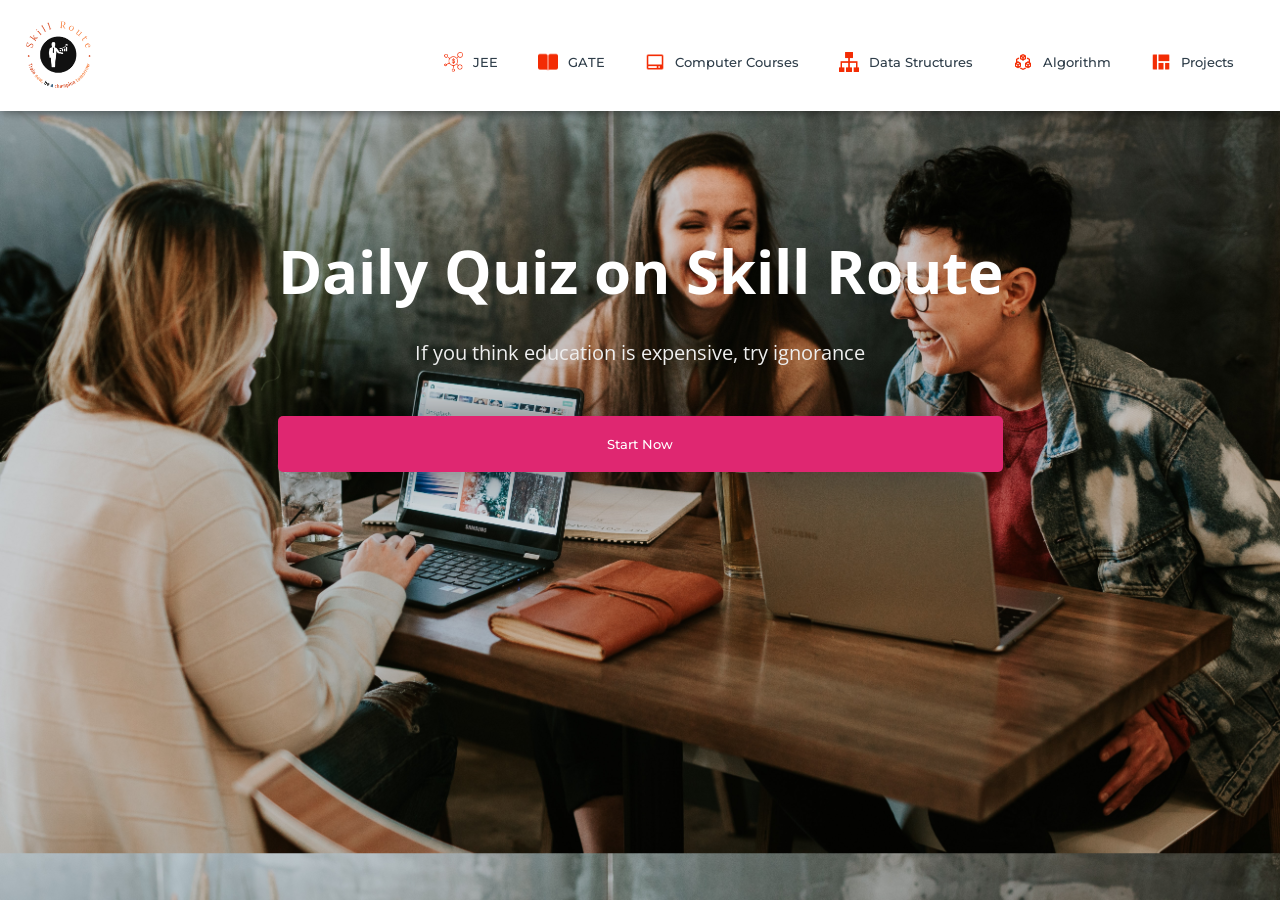
<file: subjects/quiz.html>
<!DOCTYPE html>
<html>
<head>
	<link rel="shortcut icon" type="png" href="../images/icon/Growth.png">
	<title>Quiz on Skill Route</title>
	<link rel="stylesheet" type="text/css" href="quizStyle.css">
	<script type="text/javascript" src="../script.js"></script>
</head>
<body>
	
<!-- NAVIGATION -->
	<header>
		<div class="nav" id="nav">
			<div id="learned-logo">
			<a href="../index2.html"><img src="../images/icon/skill-route-high-resolution-logo.png" style="width: 65px;"></a></div>
			<div class="switch-tab" id="switch-tab" onclick="switchTAB()"><img src="../images/icon/menu.png"></div>
			<ul id="list-switch">
				<li><a href="jee.html"><img src="../images/courses/d1.png" class="icon">JEE</a></li>
				<li><a href="gate.html"><img src="../images/courses/paper.png" class="icon">GATE</a></li>
				<li><a href="computer_courses.html"><img src="../images/courses/computer.png" class="icon">Computer Courses</a></li>
				<li><a href="computer_courses.html#data"><img src="../images/courses/data.png" class="icon">Data Structures</a></li>
				<li><a href="computer_courses.html#algo"><img src="../images/courses/algo.png" class="icon">Algorithm</a></li>
				<li><a href="computer_courses.html#projects"><img src="../images/courses/projects.png" class="icon">Projects</a></li>
			</ul>
			<div class="search" id="search-switch">
				<input type="search" placeholder="Search" class="srch"><button id="srchbtn"><img src="../images/icon/search.png"></button>
			</div>
		</div>
	</header>
	

<!-- MAIN Heading of Page -->
	<div class="title" id="title">
		<span>Daily Quiz on Skill Route</span>
		<div class="shortdesc"><br>
			<p>If you think education is expensive, try ignorance</p>
		</div>
		<button onclick="startquiz()">Start Now</button>
	</div>


<div class="panel" id="panel">
	
	<div class="left-side" id="left">
		<ul>
			<li onclick="quizt(1)">HOME</li>
			<li onclick="quizt(2)">JEE Mains</li>
			<li onclick="quizt(3)">JEE Advanced</li>
			<li onclick="quizt(4)">GATE</li>
			<li onclick="quizt(5)">C/C++</li>
			<li onclick="quizt(6)">Java</li>
			<li onclick="quizt(7)">Python</li>
			<li onclick="quizt(8)">JavaScript</li>
			<li onclick="quizt(9)">Data Structures</li>
			<li onclick="quizt(10)">Algorithm</li>
			<li onclick="quizt(11)">Interview Questions</li>
		</ul>
	</div>

	<div class="right-side" id="right">
		<div id="quiz-container">
			
			<div id="f1"><div class="quiz-frame main-frame"></div></div>

			<div id="f2"><iframe class="quiz-frame" src="https://docs.google.com/forms/d/e/1FAIpQLSeRTnypJZxg4CcrNrSc4sTawWElDoZBWnhF7cPNgAQkN20a5g/viewform?usp=sf_link" frameborder="0" marginheight="0" marginwidth="0">Loading…</iframe></div>
			
			<div id="f3"><iframe class="quiz-frame" src="https://docs.google.com/forms/d/e/1FAIpQLSeVTLsd_AqZGpbIMnZRm20OKrjjiYSirWBjfCHpWtAsMQU--g/viewform?embedded=true" frameborder="0" marginheight="0" marginwidth="0">Loading…</iframe></div>
			
			<div id="f4"><iframe class="quiz-frame" src="https://docs.google.com/forms/d/e/1FAIpQLSdjSKZhQp5jqqR34zD_uWMtgXr18F9pdK6YqcafLSP6J7VZjw/viewform?embedded=true" frameborder="0" marginheight="0" marginwidth="0">Loading…</iframe></div>

			<div id="f5"><iframe class="quiz-frame" src="https://docs.google.com/forms/d/e/1FAIpQLSfCka9u_DwL8O2BDebe8E5CbSTnoCEgUnf6o62wsgOFl9tOSA/viewform?usp=sf_link"  frameborder="0" marginheight="0" marginwidth="0">Loading…</iframe></iframe></div>
			
			<div id="f6"><iframe class="quiz-frame" src="https://docs.google.com/forms/d/e/1FAIpQLSdHFDm_BakVxro_zJI78OF2OLJpXgDzzaAVMHD9hptWlXBSpA/viewform?embedded=true" frameborder="0" marginheight="0" marginwidth="0">Loading…</iframe></div>
			
			<div id="f7"><iframe class="quiz-frame" src="https://docs.google.com/forms/d/e/1FAIpQLSdgD7yFEJtqpkImDiLAaQ7w9VcsO688gr1V3Gl7FqwM5yXtWQ/viewform?embedded=true" frameborder="0" marginheight="0" marginwidth="0">Loading…</iframe></div>

			<div id="f8"><iframe class="quiz-frame" src="https://docs.google.com/forms/d/e/1FAIpQLSchDBnai_Aup7YFJQegg4z-qoB338p010VgZRxBYDT17xoRew/viewform?embedded=true" frameborder="0" marginheight="0" marginwidth="0">Loading…</iframe></div>

			<div id="f9"><iframe class="quiz-frame" src="https://docs.google.com/forms/d/e/1FAIpQLSfY5oIAz4R9Ty-LBpx7h4th6OJ0-RkrxIlLslRV4NjwwW8_uw/viewform?embedded=true" frameborder="0" marginheight="0" marginwidth="0">Loading…</iframe></div>
			
			<div id="f10"><iframe class="quiz-frame" src="https://docs.google.com/forms/d/e/1FAIpQLSflwS89sG7H98J9vFgFqJgsKaZ5gpq3yUlOiW3up7RQQ-qRnw/viewform?embedded=true" frameborder="0" marginheight="0" marginwidth="0">Loading…</iframe></div>

			<div id="f11"><iframe class="quiz-frame" src="https://docs.google.com/forms/d/e/1FAIpQLSc0B_fdOBFTfTPue4siY9X3CyMLWj8CPQSganwLmBcaHiRgJg/viewform?usp=sf_link" frameborder="0" marginheiclass="quiz-frame" ght="0" marginwidth="0">Loading…</iframe></div>

		</div>
	</div>

</div>

	<script type="text/javascript" src="../script.js"></script>
</body>
</html>
</file>
<file: style.css>
@import url('https://fonts.googleapis.com/css?family=Montserrat:500&display=swap');
@import url('https://fonts.googleapis.com/css?family=Dancing+Script&display=swap');
@import url('https://fonts.googleapis.com/css?family=Open+Sans&display=swap');

/* Global style */

* {
	box-sizing: border-box;
	margin: 0;
	padding: 0;
}

html {
	scroll-behavior: smooth;
}
body {
	background: #FFF;
	font-family: 'Open Sans', sans-serif;
}

/* HOME */

header {
	height: 70vh;
}
.black {
	box-shadow: 0 2px 10px rgba(0, 0, 0, 0.5);
}
nav {
	padding-top: 2px;
	padding-bottom: 2px;
	top: 0;
	position: fixed;
	display: flex;
	width: 100%;
	z-index: 1000;
	background: #fff;
	justify-content: space-around;
	transition: 1.5s;
	align-items: center;
}
nav ul {
	display: flex;
	align-items: center;
}
nav ul li {
	list-style: none;
	margin: 5px 10px;
}
nav ul li a {
	padding: 2px 10px;
	color: #2e2e2e;
	cursor: pointer;
	transition: .5s;
	text-decoration: none;
}
nav ul li a:hover {
	color: #fff;
	border-radius: 5px;
	background: #DF2771;
}
.active {
	color: #fff;
	border-radius: 5px;
	background: #DF2771;
}
.srch {
	padding: 2px 10px;
	display: flex;
	/* align-items: center; */
	justify-content: center;
	/* background: #0066ff; */
	border: 1px solid;
	border-radius: 20px;
}
.srch img {
	width: 25px;
	cursor: pointer;
}
.srch .search {
	/* padding: 2px 10px; */
	outline: none;
	border: none;
	background: transparent;
}

.get-started {
	margin-left: 50px;
	padding: 5px 20px;
	border: 2px solid #DF2771;
	border-radius: 20px;
	text-decoration: none;
	
	transition: .5s;
	background-color: #DF2771;
	color: #fff;
}
.get-started:hover {
	color: #2e2e2e;
	background: #fff;
}
.logo img{
	width: 120px;
	cursor: pointer;
	transition: all 1s;
}

a, button {
	float: left;
	font-family: "Montserrat", sans-serif;
	font-weight: 500;
	font-size: 15px;
	color: #2E3D49;
	display: block;
	text-decoration: none;
	text-align: center;
}
.head-container {
	margin-top: 245px;
	display: flex;
	flex-wrap: wrap;
	align-items: center;
	justify-content: space-around;
}
.quote {
	width: 600px;
	transform: translateY(-50px);
}
.quote h5 {
	margin-top: 20px;
	color: #0009;
	line-height: 20px;
}
.quote p {
	font-size: 50px;
	color: #2e2e2e;
}
.quote .play {
	margin-top: 20px;
	display: flex;
	/* justify-content: center; */
	align-items: center;
}
.quote .play img {
	width: 45px;
	cursor: pointer;
	filter: drop-shadow(0 0 10px #0002);
}
.quote .play span a{
	margin-left: 10px;
	font-size: 20px;
	font-weight: 900;
	color: rgba(0, 0, 0, 0.8);
	cursor: pointer;
}
.svg-image img{
	width: 500px;
	filter: drop-shadow(0 20px 10px rgba(0,0,0,0.2));
}

/* SIDE MENU */

.menu {
	cursor: pointer;
	width: 25px;
	display: none;
}
.side-menu {
	width: 50%;
	height: 100%;
	background: rgba(196, 32, 95, 0.993);
	position: absolute;
	top: 0;
	transition: .8s;
	z-index: 2000;
	transform: translateX(-100%);
}
.side-menu ul {
	margin-top: 35%;
	display: flex;
	flex-direction: column;
	justify-content: center;
	/* background: #FA4B37; */
}
.side-menu ul li {
	list-style: none;
	/* background: #009900; */
	display: flex;
	justify-content: center;
	align-items: center;
	/* border-bottom: 1px solid #fff; */
	/* padding: 10px 0px; */
}
.side-menu ul li:hover a{
	background: #fff;
	color: #DF2771;
}
.side-menu ul li a{
	color: #FFF;
	width: 100%;
	font-size: 1em;
	/* background: #2E3D49; */
	text-decoration: none;
	padding: 15px 0px;
}
.close img{
	float: right;
	width: 35px;
	cursor: pointer;
	margin: 10px;
}
.user {
	display: flex;
	justify-content: center;
	align-items: center;
	margin-top: 10%;
}
.user img {
	width: 60px;
	border-radius: 50%;
	border: 2px solid #fff;
	filter: drop-shadow(0 10px 20px #0004);
	margin-right: 30px;
	cursor: pointer;
}
.user p {
	color: #fff;
	cursor: pointer;
}
.user img, .user p {
	opacity: 1;
}

/* Common things in all sections */

#about_section, #portfolio_section, #team_section, #services_section, #contactus_section {
	font-family: 'Open Sans', sans-serif;
	color: #2E3D49;
	position: relative;
}
.diffSection {
	width: 100%;
	/* position: relative; */
	justify-content: center;
	align-items: center;
}
.diffSection .content {
	margin: 10px;
	text-align: center;
	padding: 10px 100px;
	font-size: 1.1em;
}

/* PORTFOLIO */

.extra {
	width: 100%;
}
.extra p {
	padding: 30px;
	padding-bottom: 150px;
	font-size: 50px;
	text-align: center;
	color: #fff;
	background-image: linear-gradient(rgba(0,0,0,0), rgba(0,0,0,0.7)),url("images/extra/b1.jpg");
	background-size: cover;
	background-attachment: fixed;
	font-family: cursive;
	z-index: -9;
}
.smbox {
	display: flex;
	flex-wrap: wrap;
	transform: translateY(-100px);
	justify-content: center;
}
.smbox span {
	margin: 1%;
	background: #fff;
	box-shadow: inset 0px 0px 25px rgba(0,0,0,0.2), 0 0 40px rgba(0,0,0,0.3);
	border-radius: 10px;
	padding: 30px 50px;
	cursor: pointer;
}
.smbox span:hover {
	transform: scale(1.3);
	transition: .5s ease;
}
.smbox .data {
	font-size: 80px;
	color: #FA6146;	
}
.smbox .det {
	font-size: 20px;
	color: #272529;
	font-family: cursive;
}

/* Title */

.title {
	margin-top: 0px; 
	font-family: 'Open Sans', sans-serif;
	font-size: 30px;
	text-align: center;
	color: #2E3D49;
}

/* ABOUT */
.about-content {
	width: 100%;
	position: relative;
	justify-content: center;
	flex-wrap: wrap;
	display: flex;
	align-items: center;
}
.about-content .side-text {
	width: 550px;
	padding: 50px 40px;
	background: #fff;
	box-shadow: 2px 0 100px rgba(0,0,0,0.3);
	border-radius: 5px;
	text-align: justify;
	line-height: 22px;
	opacity: 0;
	transform: translateX(-100px);
	transition: 1s ease-in-out;
}
.about-content .side-text-appear {
	opacity: 1;
	transform: translateX(0px);
}
.about-content .side-text h2 {
	padding: 10px;
}
.about-content .side-text p {
	padding: 10px;
}
.about-content .side-image img {
	width: 90%;
	border-radius: 5px;
}
.sideImage {
	transform: translateX(100px);
	opacity: 0;
	transition: .8s ease-in-out;
}
.sideImage-appear {
	opacity: 1;
	transform: translateX(0px);
}

/* POPULAR SUBJECTS */

.cbox {
	position: relative;
	width: 100%;
	display: inline-flex;
	flex-wrap: wrap;
	justify-content: center;
}
.cbox .det {
	width: 250px;
	height: 80px;
	margin: 10px;
	background: #fff;
	cursor: pointer;
}
.cbox .det a{
	justify-content: space-around;
	width: 250px;
	padding: 28px;
	border-radius: 10px;
	border: 1px solid #FA4B37;
	font-size: 15px;
	color: #272529;
	font-family: cursive;
	text-decoration: none;
}
.cbox .det a:hover {
	background: linear-gradient(to right, #FA4B37, #DF2771);
	color: white;
}
.cbox .det a:hover img{
	filter: brightness(100);
}
.cbox img {
	width: 20px;
	margin-right: 20px;
}

/* TEAM-1 & TEAM-2 SECTION */

.totalcard {
	width: 100%;
	display: flex;
	flex-wrap: wrap;
	align-items: center;
	justify-content: center;
	margin-bottom: 50px;
}
.totalcard .card {
	margin: 50px;
	width: 300px;
	border-radius: 10px;
	background: #fff;
}
.totalcard .card{
	box-shadow: inset 0 0 10px rgba(0,0,0,0.4), 0 0 10px rgba(0,0,0,0.3);
}
.card:nth-child(1){
	border-top: 5px solid green;
}
.card:nth-child(2){
	border-top: 5px solid blue;
}
.card:nth-child(1):hover {
	box-shadow: inset 0px 0px 10px rgba(0,255,0,0.5), 1px 1px 30px rgba(0,255,0,0.5);
}
.card:nth-child(2):hover {
	box-shadow: inset 0px 0px 10px rgba(0,0,255,0.5), 1px 1px 30px rgba(0,0,255,0.5);
}
.totalcard .card img {
	width: 100px;
	height: 100px;
	margin-top: 5px;
	cursor: pointer;
	border-radius: 50px;
	transition-duration: .8s;
}
.totalcard .card img:hover {
	transform: scale(3.5);
	border-radius: 0;
	box-shadow: 0 0 20px rgba(0,0,0,0.5);
}
.card .btn-aneek:hover {
	background: rgba(0,255,0,0.7);
	color: #fff;
}
.card .btn-swarnab:hover {
	background: rgba(0,0,255,0.5);
	color: #fff;
}
.totalcard .card1 {
	margin: 50px;
	width: 300px;
	border-radius: 10px;
	background: #fff;
}
.totalcard .card1 {
	box-shadow: inset 0 0 10px rgba(0,0,0,0.4), 0 0 10px rgba(0,0,0,0.3);
}
.card1:nth-child(1){
	border-top: 5px solid rgb(236, 34, 203);
}
.card1:nth-child(2){
	border-top: 5px solid rgb(235, 231, 33);
}
.card1:nth-child(1):hover {
	box-shadow: inset 0px 0px 10px rgba(236, 34, 203,0.5), 1px 1px 30px rgba(236, 34, 203,0.5);
}
.card1:nth-child(2):hover {
	box-shadow: inset 0px 0px 10px rgba(235, 231, 33,0.5), 1px 1px 30px rgba(235, 231, 33,0.5);
}
.totalcard .card1 img {
	width: 100px;
	height: 100px;
	margin-top: 5px;
	cursor: pointer;
	border-radius: 50px;
	transition-duration: .8s;
}
.totalcard .card1 img:hover {
	transform: scale(3.5);
	border-radius: 0;
	box-shadow: 0 0 20px rgba(0,0,0,0.5);
}
.card1 .btn-sneha:hover {
	background: rgba(236, 34, 203,0.5);
	color: #fff;
}
.card1 .btn-fardeen:hover {
	background: rgba(235, 231, 33,0.5);
	color: #fff;
}
#detail p{
	font-size: 15px;
	line-height: 25px;
	font-variant: small-caps;
	text-align: center;
	margin: 25px;
	margin-bottom: 0px;
	margin-top: 0px;
}
#detail button {
	outline: none;
	border-radius: 10px;
	border-style: none;
	border: 1px solid black;
	padding: 9px 25px;
	cursor: pointer;
	transition-duration: .4s;
}
#detail a {
	bottom: 80px;
	text-decoration: none;
	margin-bottom: 30px;
	margin-top: 20px;
	margin-left: 90px;
	align-self: center;
}
.card-title {
	font-size: 17px;
	color: #343A40;
	padding: 20px;
	font-weight: 700;
}

/* Service Section */

.service-swipe {
	display: flex;
	flex-wrap: wrap;
	justify-content: center;
	align-items: center;
	background-image: linear-gradient(rgba(0,0,0,0),rgba(0,0,0,0.7)),url("images/extra/b3.jpg");
	background-size: cover;
	background-attachment: fixed;
}
.service-swipe .s-card img {
	width: 100px;
}
.service-swipe a {
	padding: 0;
	margin: 40px 10px;
}
.service-swipe .s-card {
	display: flex;
	justify-content: space-around;
	padding: 10px;
	align-items: center;
	text-align: center;
	width: 350px;
	height: 200px;
	box-shadow: inset 0 0 20px rgba(255,255,255,0.05), 0 0 50px rgba(0,0,0,0.8);
	border-radius: 5px;
	cursor: pointer;
	transition-duration: .5s;
}
.service-swipe .s-card p {
	color: #f2f2f2;
	font-size: 1.2em;
	font-family: 'Open Sans',sans-serif;
}
.service-swipe .s-card:hover {
	box-shadow: 0 0 50px rgba(255,255,255,0.8);
	transform: translateY(-10px);
}

/* Contact Us Section */

.csec {
	background: linear-gradient(to right, #FA4B37, #DF2771);
	background-attachment: fixed; 
	position: absolute;
	width: 100%;
	height: 250px;
	top: 200px;
	content: '';
	transform-origin: top right;
	transform: skewY(-10deg);
	z-index: -1;
}
.back-contact {
	margin-top: 0px;
	transform: translateY(-50px);
	display: flex;
	align-items: center;
	justify-content: space-around;
}
.cc {
	height: 400px;
	width: 400px;
	height: 500px;
	border-radius: 10px;
	justify-content: center;
	box-shadow: 1px 1px 20px rgba(0,0,0,0.4);
	background: #fff;
}
.cc form {
	margin: 5%;
	margin-top: 40px;
	width: 90%;
	height: 90%;
}
.cc form label {
	position: absolute;
	color: #2E3D49;
	font-size: 10px;
	font-weight: 800;
}
.cc form input {
	padding: 15px;
	margin-bottom: 10px;
	border-radius: 5px;
	box-shadow: inset 0 0 5px lightgray;
	border: 1px solid rgba(0,0,0,0.2);
	outline: none;
	color: #2E3D49;
	font-weight: 600;
}
.imp {
	color: red;
}
form textarea {
	width: 100%;
	height: 100px;
	box-shadow: inset 0 0 5px lightgray;
	border: 1px solid rgba(0,0,0,0.2);
	border-radius: 5px;
	outline: none;
	color: #2E3D49;
	font-weight: 600;
	padding: 15px;
}
#csubmit {
	margin-top: 20px; 
	background: linear-gradient(to right, #FA4B37, #DF2771);
	border-radius: 5px;
	border-style: none;
	outline: none;
	width: 100%;
	padding: 15px 25px;
	color: #fff;
	font-size: 12px;
	cursor: pointer;
}

/* REVIEW SECTION */

#makeitfull {
	display: flex;
	justify-content: center;
	transform: translateY(35px);
}
#makeitfull img {
	width: 50px;
}
.review {
	background: #F8F8F8;
	width: 100%;
}
.rev-container {
	padding: 10px 10%;
	display: flex;
	flex-wrap: wrap;
	justify-content: space-around;
}
.rev-container .rev-card {
	/*overflow: hidden;*/
	width: 550px;
	height: 240px;
	margin-bottom: 40px;
	background: #fff;
	display: flex;
	padding: 10px;
	box-shadow: 2px 2px 20px rgba(0,0,0,0.2);
}
.rev-card:hover {
	box-shadow: 1px 1px 5px rgba(0,0,0,0.2);
}
.identity {
	display: flex;
	flex-wrap: wrap;
	justify-content: center;
	padding: 10px;
}
.identity img {
	width: 120px;
	height: 120px;
	transition-duration: .8s;
	border-radius: 50%;
}
.identity img:hover {
	transform: scale(2.2);
	border-radius: 0px;
	box-shadow: 0 0 20px rgba(0,0,0,0.3);
}
.identity p {
	width: 150px;
	font-weight: bold;
	color: #2E3D49;
	text-align: center;
}
.identity h6 {
	width: 150px;
	text-align: center;
}
.identity .rating img {
	width: 12px;
	height: 12px;
	margin-right: 5px;
}
.rev-cont {
	overflow: hidden;
}
.rev-cont #title {
	padding: 10px;
	color: #2E3D49;
	font-weight: bold;
}
.rev-cont #content {
	padding: 10px;
	font-size: .9em;
	color: #2E3D49;
	line-height: 22px;
	text-align: justify;
}


/* FEEDBACK */

.title2 {
	position: relative;
	margin-top: 150px;
	margin-left: 100px;
}
.title2 span{
	font-weight: 700;
	font-family: 'Open Sans', sans-serif;
	font-size: 30px;
	color: #2E3D49;
}
.title2 .shortdesc2 {
	padding: 10px;
	font-family: 'Open Sans', sans-serif;
	font-size: 15px;
	color: #2E3D49;
	margin-bottom: 10px;
}
.feedbox {
	margin-top: 50px;
	width: 100%;
	display: flex;
	background-image: linear-gradient(rgba(0,0,0,0),rgba(0,0,0,0.7)),url("images/extra/b4.jpg");
	background-size: cover;
	padding: 50px 80px;
	background-attachment: fixed;
}
.feed {
	width: 800px;
	height: 400px;
	position: relative;
	border-radius: 10px;
	justify-content: center;
	box-shadow: inset 0 0 90px rgba(0,0,0,0.6), 0 0 80px rgba(0,0,0,0.2);
	background: rgba(0,0,0,0.4);
}
.feed form {
	width: 100%;
	height: 100%;
	padding: 20px;
}

.feed form label {
	position: absolute;
	color: #f2f2f2;
	font-size: 10px;
	font-weight: 800;
}
.feed form input, .feed textarea {
	padding: 15px;
	border-radius: 5px;
	box-shadow: inset 0 0 5px lightgray;
	border: 1px solid rgba(0,0,0,0.2);
	outline: none;
	color: #2E3D49;
	background: #fff9;
	font-weight: 600;
}
.feed form input {
	margin-bottom: 15px;
	width: 50%;
}
.feed form .fname {
	width: 25%;
}
.feed form textarea {
	width: 100%;
	height: 100px;
}
.feed #csubmit {
	margin-top: 25px; 
	background: linear-gradient(to right, #FA4B37, #DF2771);
	border-radius: 5px;
	border-style: none;
	outline: none;
	width: 100%;
	padding: 15px 25px;
	color: #fff;
	font-size: 12px;
	cursor: pointer;
}

/* SCROLLING TEXT */

.marqu {
	text-align: center;
	justify-content: center;
	color: #fff;
	font-size: 20px;
	padding: 10px;
}

/* FOOTER */

footer {
	color: #E5E8EF;
	background: #000D;
	padding: 50px 0; 
}
footer .footer-container {
	max-width: 1300px;
	margin: auto;
	padding: 0 20px;
	display: flex;
	justify-content: space-between;
	align-items: center;
	flex-wrap: wrap-reverse;
}
footer .social-media img{
	width: 22px;
}
footer .logo {
	width: 180px;
	color: #fff;
}
footer .social-media a{
	margin-right: 10px;
	font-size: 22px;
	text-decoration: none;
}
footer .right-col h1{
	font-size: 26px;
}
footer .border{
	width: 100px;
	height: 4px;
	background: linear-gradient(to right, #FA4B37, #DF2771);
	margin: 2px;
}
footer .newsletter-form {
	display: flex;
	justify-content: center;
	align-items: center;
	flex-wrap: wrap;
}
footer input::placeholder {
	color: white !important;
}
footer .txtb {
	flex: 1;
	padding: 18px 40px;
	font-size: 16px;
	background: #343A40;
	border: none;
	font-weight: 700;
	outline: none;
	border-radius: 5px;
	min-width: 260px;
	margin-top: 20px;
	color: white;
}
footer .btn {
	margin-top: 20px;
	padding: 18px 40px;
	font-size: 16px;
	color: #f1f1f1;
	background: linear-gradient(to right, #FA4B37, #DF2771);
	border: none;
	font-weight: 700;
	outline: none;
	border-radius: 5px;
	margin-left: 20px;
	cursor: pointer;
	transition: opacity .3s linear;	
}
footer .btn:hover {
	opacity: .7;
}

/* REGISTRATION FORM */

#passwordMatchStatus {
	color: green;
	margin-top: 5px;
	display: none;
}

.password-mismatch {
	color: red;
}

/* PROPERTIES FOR MAKING WEBSITE RESPONSIVE */

@media screen and (max-width: 960px) {
	.footer-container {
		max-width: 600px;
	}
	.right-col {
		width: 100%;
		margin-bottom: 60px;
	}
	.left-col {
		width: 100%;
		text-align: center;
	}
	.social-media {
		display: flex;
		justify-content: center;
	}
	.logo {
		transition: 1s;
		margin-left: 30%;
	}
	nav ul, .srch, .get-started{
		display: none;
	}
	.menu {
		display: block;
	}
	nav {
		padding-bottom: 20px;
		border-bottom: 1px solid #0005;
		/* position: fixed; */
		/* top: 0; */
	}
	.quote p, .quote h5, .play {
		justify-content: center;
		text-align: center;
	}
	.quote p {
		font-size: 30px;
	}
	.service-container .right-side img {
		width: 90%;
	}
	.title {
		margin-top: 0px;
	}
	
}
@media screen and (max-width: 700px) {
	header {
		height: 90vh;
	}
	footer .btn{
		margin: 0;
		width: 100%;
		margin-top: 20px;
	}
	.svg-image img {
		width: 90%;
		margin: 20px;
		/* align-self: center; */
	}
	
}

@media screen and (max-width: 1000px) {	
	.feedbox form input, .feedbox form .fname{
		width: 100%;
	}
}
</file>
<file: loginStyle.css>
* {
	margin: 0;
	padding: 0;
	font-family: sans-serif;
}

body {
	background-image: linear-gradient(rgba(0,0,0,0.5),rgba(0,0,0,0.5)),url("images/extra/backwallpaper.jpg");
	background-size: cover;
	background-attachment: fixed;
	display: flex;
	justify-content: center;
}
.logo {
	display: flex;
	justify-content: center;
}
.logo img {
	width: 100px;
}
.form-box
{
	width: 380px;
	height: 500px;
	position: relative;
	margin: 6% auto;
	background: #fff8;
	padding: 5px;
	border-radius: 5px;
	overflow: hidden;
	box-shadow: 0px 0px 100px rgba(0,0,0,0.4);
}

.button-box
{
	width: 220px;
	margin: 35px auto;
	position: relative;
	box-shadow: 0 0 20px 9px rgba(0,0,0,.1);
	border-radius: 30px;
}

.toggle-btn
{
	padding: 10px 30px;
	cursor: pointer;
	background: transparent;
	position: relative;
	border: 0;
	outline: none;
}

#btn
{
	top: 0;
	left: 0;
	position: absolute;
	width: 110px;
	height: 100%;
	background: linear-gradient(to right, #FA4B37, #DF2771);
	border-radius: 30px;
	transition: 0.5s;
}
.social-icons
{
	margin: 30px auto;
	text-align: center;
}
.social-icons img
{
	width: 30px;
	margin: 0 7px;
	cursor: pointer;
	opacity: 0.85;
}

.input-group
{
	top: 180px;
	position: absolute;
	width: 280px;
	transition: .5s;
	font-size: 13px;
	color: #010101;
}
.inp {
	border-bottom: 1px solid rgba(0,0,0,0.4);
	justify-content: center;
}
.inp img{
	width: 20px;
	padding-right: 10px;
}
.input-field
{
	width: 100%;
	padding: 10px 0;
	margin: 5px 0;
	border-left: 0;
	border-right: 0;
	border-top: 0;
	border-bottom: 1px solid rgba(0,0,0,0.4);
	outline: none;
	background: transparent;
	color: rgba(0,0,0);
}
::placeholder { /* Chrome, Firefox, Opera, Safari 10.1+ */
	color: rgba(0,0,0,0.7);
	/*opacity: 1;  Firefox */
}
#register .input-field {
	color: rgba(0,0,0,0.8);
}
.submit-btn
{
	width: 85%;
	padding: 10px 30px;
	cursor: pointer;
	display: block;
	margin: auto;
	background: linear-gradient(to right, #FA4B37, #DF2771);
	color: #fff;
	border: 0;
	outline: none;
	border-radius: 30px;
}

.reg-btn {
	background: lightgray;
}
.check-box
{
	cursor: pointer;
	margin: 30px 10px 30px 0;
}

.instead {
	margin-top: 10px;
}
.instead h3 {
    overflow: hidden;
    text-align: center;
    color: rgba(0,0,0,0.6);
}
.instead h3:before,
.instead h3:after {
    background-color: rgba(0,0,0,0.5);
    content: "";
    display: inline-block;
    height: 1px;
    position: relative;
    vertical-align: middle;
    width: 50%;
}
.instead h3:before {
    right: 0.5em;
    margin-left: -50%;
}
.instead h3:after {
    left: 0.5em;
    margin-right: -50%;
}
span
{
	color: rgba(0,0,0,0.8);
	font-size: 12px;
}

#login
{
	left: 50px;
}
#register
{
	left: 450px;
}

.error {
	color: red;
	margin-top: 5px;
}

.other {
	display: grid;
	justify-content: center;
	margin-top: 250px;
}

.connect {
	display: flex;
	margin: 10px;
	padding: 0px 30px;
	align-items: center;
	text-align: center;
	justify-content: center;
	border: 1px solid lightgray;
	cursor: pointer;
	outline: none;
	/*border-radius: 10px;*/
	background: #fff3;
}
.connect:hover {
	background: #fff8;
}
.connect img {
	padding: 5px;
	width: 25px;
}
.connect span {
	padding: 10px;
	font-size: 15px;
}
</file>
<file: subjects/subjects.css>
@import url('https://fonts.googleapis.com/css?family=Montserrat:500&display=swap');
@import url('https://fonts.googleapis.com/css?family=Dancing+Script&display=swap');
@import url('https://fonts.googleapis.com/css?family=Open+Sans&display=swap');

* {
	box-sizing: border-box;
	margin: 0;
	padding: 0;
}
html {
	scroll-behavior: smooth;
}
body {
	background: #FFF;
	font-family: 'Open Sans', sans-serif;
}

/*SCROLLBAR Styling*/
::-webkit-scrollbar {
  width: 5px;
}
::-webkit-scrollbar-thumb {
  background: #FA4B37;
  border-radius: 5px;
}
::-webkit-scrollbar-thumb:hover {
  background: #DF2771; 
}

/*NAVIGATION BAR*/
.nav
{
	width: 100%;
	background-color: #fff;
	display: flex;
	flex-wrap: wrap;
	justify-content: space-between;
	align-items: center;
	padding: 20px 2%;
	position: fixed;
	top: 0px;
	z-index: 10;
	box-shadow: 1px 1px 10px rgba(0,0,0,0.5);
}

.nav li, a, button
{
	float: left;
	font-family: "Montserrat", sans-serif;
	font-weight: 500;
	font-size: 13px;
	color: #2E3D49;
	display: block;
	text-decoration: none;
	text-align: center;
}

.nav ul li img {
	width: 20px;
	margin-right: 10px;
	transform: translateY(5px);
	padding-top: 5px;
}

.nav ul li 
{
	list-style: none;
	display: inline-block;
	padding: 0px 20px;
}

.nav ul li a
{
	transition: all 0.3s ease 0s;
}

.nav ul li a:hover
{
	color: #FA4B37;
}

.nav button
{
	padding: 9px 25px;
	background: linear-gradient(to right, #FA4B37, #DF2771);
	color: #fff;
	border: none;
	border-radius: 5px;
	cursor: pointer;
	outline: none;
	transition: all 0.3s ease 0s;
}
#srchbtn {
	padding: 9px 20px;
}
#srchbtn img {
	width: 15px;
	filter: brightness(100);
}
.nav button:hover
{
	opacity: .9;
}
.nav .search
{
	float: right;
}
.nav .search .srch
{
	font-size: 13px;
	width: 300px;
	border: none;
	outline: none;
	border-bottom: 2px solid #FA4B37;
	padding: 9px;
}
.nav .search button
{
	margin-right: 5px;
	float: right;
	margin-left: 10px;
}
.nav .switch-tab {
	cursor: pointer;
	visibility: hidden;
}
.nav .switch-tab img {
	width: 20px;
}
.nav .check-box {
	cursor: pointer;
	visibility: hidden;
}

/*TITLE*/
.title {
	margin-top: 150px;
	margin-left: 100px;
}
.title span{
	font-weight: 700;
	font-family: 'Open Sans', sans-serif;
	font-size: 60px;
	color: #2E3D49;
}
.title .shortdesc {
	padding: 10px;
	font-family: 'Open Sans', sans-serif;
	font-size: 20px;
	color: #2E3D49;
	margin-bottom: 50px;
}

/*Quick Links*/
.course {
	display: grid;
	justify-content: center;
}

.cbox {
	display: inline-flex;
	flex-wrap: wrap;
	justify-content: center;
}
.cbox .det {
	height: 60px;
	margin: 10px;
	background: #fff;
	cursor: pointer;
	border-radius: 50px;
}
.cbox .det a{
	justify-content: space-around;
	width: 100%;
	padding: 20px;
	border-radius: 50px;
	border: 1px solid #FA4B37;
	font-size: 15px;
	color: #272529;
	font-family: cursive;
	text-decoration: none;
}

.cbox .det a:hover{
	background: linear-gradient(to right, #FA4B37, #DF2771);
	color: white;
}

.inbt {
	padding: 10px;
	font-family: 'Open Sans', sans-serif;
	font-size: 30px;
	color: #2E3D49;
	margin: 100px;
	margin-bottom: 50px;
}

/*COURSES AVAILABLE*/
.ccard {
	display: flex;
	flex-wrap: wrap;
	justify-content: center;
	align-items: center;
}
.ccardbox {
	display: flex;
	flex-wrap: wrap;
	justify-content: center;
}

.dcard {
	margin: 10px;
	width: 300px;
	height: 200px;
	background: linear-gradient(to right, #FA4B37, #DF2771);
	border-radius: 10px;
	box-shadow: 0 0 20px rgba(0,0,0,0.4);
}

.dcard .fpart {
	width: inherit;
	height: 150px;
	color: #000;
	text-align: left;
	overflow: hidden;
}
.dcard .fpart img {
	width: 100%;
	height: 100%;
}

.dcard .spart {
	padding: 10px;
	padding-right: 0px;
	color: #fff;
	text-align: left;
	cursor: pointer;
}
.dcard .spart img {
	width: 20px;
	margin-left: 170px;
	cursor: pointer;
	/* transform: rotate(180deg); */
}

.dcard:hover .fpart img{
	transition: .8s ease;
	transform: scale(1.2);
}

/*Small Titles for  Topics*/
.title2 {
	position: relative;
	padding-top: 150px;
	margin-left: 100px;
}
.title2 span{
	font-weight: 700;
	font-family: 'Open Sans', sans-serif;
	font-size: 30px;
	color: #2E3D49;
}
.title2 .shortdesc2 {
	padding: 10px;
	font-family: 'Open Sans', sans-serif;
	font-size: 15px;
	color: #2E3D49;
	margin-bottom: 10px;
}

/*Videos Section*/
.ccardbox2 {
	display: flex;
	justify-content: center;
	flex-wrap: wrap;
}

.dcard2 {
	margin: 20px;
	width: 300px;
	height: 160px;
	background: linear-gradient(to right, #FA4B37, #DF2771);
	border-radius: 10px;
}
.dcard2:hover .fpart2 img {
	display: none;
}
.dcard2 .fpart2 { 
	width: inherit;
	height: 180px;
	background: #000;
	color: #000;
	text-align: left;
	border-top-right-radius: 100px;
	transform: translateY(-19px);
	box-shadow: 0 0 20px rgba(0,0,0,0.4);
	overflow: hidden;
}
.dcard2 .tag {
	position: relative;
	margin-left: 270px;
	top: 10px;
	color: #fff;
}
.dcard2 .fpart2 img {
	width: 100%;
	height: 100%;
}
.fpart2 iframe {
	height: inherit;
	width: inherit;
}

/*Watch Full Playlist*/
.click-me {
	justify-content: center;
	display: flex;
}
.click-me a {
	color: #DF2771;
	text-decoration: none;
	transition-duration: .5s;
	padding: 10px;
}
.click-me a:hover {
	background: #DF2771;
	color: #fff;
}

/*PROJECTS*/
.project-panel {
	/*background: #000;*/
	display: flex;
	flex-wrap: wrap;
	align-items: center;
	justify-content: center;
}
.project-card {
	width: 250px;
	/*height: 220px;*/
	background: #fff;
	margin-right: 10px;
	margin-bottom: 10px;
	border-radius: 5px;
	cursor: pointer;
	box-shadow: 2px 2px 10px rgba(0,0,0,0.3);
}
.project-card img {
	width: inherit;
	/*height: 140px;*/
}
.project-card:hover {
	transform: scale(1.2);
	transition: .5s ease;
}
.project-card:hover .download a{
	visibility: visible;
}
.project-card .info {
	padding: 10px;
}
.project-card .info h4 {
	color: #2E3D49;
}
.project-card .info p {
	font-size: 12px;
}
.download {
	margin-top: 10px;
	display: flex;
	justify-content: center;
}
.download a{
	padding: 5px 10px;
	color: #DF2771;
	font-size: .8em;
	visibility: hidden;
}
.download:hover a{
	transition: .5s ease;
	background: #DF2771;
	color: #fff;
}


/*Sample Papers*/

.sample {
	display: flex;
	align-items: center;
	flex-wrap: wrap;
	justify-content: space-around;
}
.lastSample {
	margin-bottom: 100px;
}
.sample ul {
	margin: 20px;
}

.sample ul li{
	padding: 28px;
	list-style: none;
}

.sample ul li a {
	color: #FA4B37;
	width: 300px;
	font-size: 20px;
}

/*Footer*/

footer {
	color: #E5E8EF;
	background: #000D;
	padding: 50px 0; 
}

footer .footer-container {
	max-width: 1300px;
	margin: auto;
	padding: 0 20px;
	display: flex;
	justify-content: space-between;
	align-items: center;
	flex-wrap: wrap-reverse;
}

footer .social-media img{
	width: 22px;
}

footer .logo {
	width: 180px;
	color: #fff;
	font-family: 'Montserrat', cursive;
}
footer .social-media{
	margin: 20px 0;
}

footer .social-media a{
	color: #001a21;
	margin-right: 10px;
	font-size: 22px;
	text-decoration: none;
}

footer .right-col h1{
	font-size: 26px;
}
footer .border{
	width: 100px;
	height: 4px;
	background: linear-gradient(to right, #FA4B37, #DF2771);
	margin: 2px;
}

footer .newsletter-form {
	display: flex;
	justify-content: center;
	align-items: center;
	flex-wrap: wrap;
}
footer input::placeholder {
  color: white !important;
}
footer .txtb {
	flex: 1;
	padding: 18px 40px;
	font-size: 16px;
	background: #343A40;
	border: none;
	font-weight: 700;
	outline: none;
	border-radius: 5px;
	min-width: 260px;
	margin-top: 20px;
	color: white;
}

footer .btn {
	margin-top: 20px;
	padding: 18px 40px;
	font-size: 16px;
	color: #f1f1f1;
	background: linear-gradient(to right, #FA4B37, #DF2771);
	border: none;
	font-weight: 700;
	outline: none;
	border-radius: 5px;
	margin-left: 20px;
	cursor: pointer;
	transition: opacity .3s linear;	
}

footer .btn:hover {
	opacity: .7;
}


/*For Responsive Website*/
@media screen and (max-width: 960px) {
	.footer-container {
		max-width: 600px;
	}
	.right-col {
		width: 100%;
		margin-bottom: 60px;
	}
	.left-col {
		width: 100%;
		text-align: center;
	}
	.social-media {
		display: flex;
		justify-content: center;
	}
}

@media screen and (max-width: 700px) {
	footer .btn{
		margin: 0;
		width: 100%;
		margin-top: 20px;
	}
}
@media screen and (max-width: 1366px) {
	.search {
		display: none;
		margin-bottom: 10px;
	}
}

@media screen and (max-width: 1000px) {
	.nav ul, .nav .search {
		display: none;
	}
	.nav #learned-logo {
		transition: 1s ease;
		margin-left: 40%;
		transform: scale(1.5);
	}
	.nav ul li{
		width: 100%;
		margin-bottom: 5px;
	}
	.nav .switch-tab {
		visibility: visible;
	}
	.nav .check-box {
		visibility: visible;
	}
	.search {
		visibility: visible;
		margin: 30px;
		margin-top: 0px;
	}
}
</file>
<file: subjects/quizStyle.css>
@import url('https://fonts.googleapis.com/css?family=Montserrat:500&display=swap');
@import url('https://fonts.googleapis.com/css?family=Dancing+Script&display=swap');
@import url('https://fonts.googleapis.com/css?family=Open+Sans&display=swap');

* {
	box-sizing: border-box;
	margin: 0;
	padding: 0;
}
html {
	scroll-behavior: smooth;
}
body {
	background: url(../images/extra/b1.jpg);
	background-size: cover;
	font-family: 'Open Sans', sans-serif;
}

/*Styling SCROLLBAR*/
::-webkit-scrollbar {
  width: 5px;
}
::-webkit-scrollbar-thumb {
  background: #FA4B37;
  border-radius: 5px;
}
::-webkit-scrollbar-thumb:hover {
  background: #DF2771; 
}

/*NAVIGATION BAR*/
.nav
{
	width: 100%;
	background-color: #fff;
	display: flex;
	flex-wrap: wrap;
	justify-content: space-between;
	align-items: center;
	padding: 20px 2%;
	position: fixed;
	top: 0px;
	z-index: 10;
	box-shadow: 1px 1px 10px rgba(0,0,0,0.5);
}

.nav li, a, button
{
	float: left;
	font-family: "Montserrat", sans-serif;
	font-weight: 500;
	font-size: 13px;
	color: #2E3D49;
	display: block;
	text-decoration: none;
	text-align: center;
}

.nav ul li img {
	width: 20px;
	margin-right: 10px;
	transform: translateY(5px);
	padding-top: 5px;
}

.nav ul li 
{
	list-style: none;
	display: inline-block;
	padding: 0px 20px;
}

.nav ul li a
{
	transition: all 0.3s ease 0s;
}

.nav ul li a:hover
{
	color: #FA4B37;
}

.nav button
{
	padding: 9px 25px;
	background: linear-gradient(to right, #FA4B37, #DF2771);
	color: #fff;
	border: none;
	border-radius: 5px;
	cursor: pointer;
	outline: none;
	transition: all 0.3s ease 0s;
}
#srchbtn {
	padding: 9px 20px;
}
#srchbtn img {
	width: 15px;
	filter: brightness(100);
}

.nav button:hover
{
	opacity: .9;
}
.nav .search
{
	float: right;
}
.nav .search .srch
{
	font-size: 13px;
	width: 300px;
	border: none;
	outline: none;
	border-bottom: 2px solid #FA4B37;
	padding: 9px;
}

.nav .search button
{
	margin-right: 5px;
	float: right;
	margin-left: 10px;
}
.nav .switch-tab {
	cursor: pointer;
	visibility: hidden;
}
.nav .switch-tab img {
	width: 20px;
}
.nav .check-box {
	cursor: pointer;
	visibility: hidden;
}

/*TITLE*/
.title {
	margin-top: 18%;
	display: grid;
	justify-content: center;
	align-items: center;
}
.title span{
	font-weight: 700;
	font-family: 'Open Sans', sans-serif;
	font-size: 60px;
	/*color: #2E3D49;*/
	color: #fff;
}
.title .shortdesc {
	font-family: 'Open Sans', sans-serif;
	font-size: 20px;
	color: #efefef;
	margin-bottom: 50px;
	text-align: center;
	/*display: none;*/
}

.title button {
	padding: 20px 2%;
	border: none;
	border-radius: 5px;
	color: #fff;
	background: #DF2771;
	outline: none;
	cursor: pointer;
	box-shadow: 0 0 50px rgba(0,0,0,0.5);
}
.title button:hover {
	box-shadow: 0 0 10px rgba(0,0,0,0.3);
}

/*PANEL*/
.panel {
	display: none;
	width: 100%;
	height: 100vh;
	position: fixed;
}
/*Different Topics Container*/
.left-side {
	background: #FFF;
	height: 100%;
	width: 25%;
	display: flex;
	justify-content: center;
	box-shadow: inset 0 0 20px rgba(0,0,0,0.7),
					0 0 30px rgba(0,0,0,0.5);
}

/*Google Form Container*/
.right-side {
	background: #fff;
	height: 100%;
	width: 75%;
}
.left-side ul {
	margin: 50px;
	margin-top: 130px;
}
.left-side li {
	list-style-type: none;
	cursor: pointer;
	color: #FA4B37;
	font-weight: 700;
	font-size: 1.1em;
	margin-bottom: 20px;
}
.left-side li:hover {
	color: #000;
	font-size: 1.5em;
	font-weight: 900;
	transition: .3s ease-in-out;
}

#quiz-container {
	margin-top: 80px;
	width: 100%;
	height: 100%;
}

.quiz-frame {
	width: 100%;
	height: 95vh;
	border: none;
}
.main-frame {
	background: url(../images/extra/quiz.jpg);
	background-size: cover;
	background-position: center;
}
.main-frame p {
	font-size: 5em;
	font-weight: 900;
	color: #2E3D49;
}


/*For Responsive Website*/
@media screen and (max-width: 1366px) {
	.search {
		display: none;
		margin-bottom: 10px;
	}
}

@media screen and (max-width: 1000px) {
	.nav ul, .nav .search {
		display: none;
	}
	.nav #learned-logo {
		transition: 1s ease;
		margin-left: 40%;
		transform: scale(1.5);
	}
	.nav ul li{
		width: 100%;
		margin-bottom: 5px;
	}
	.nav .switch-tab {
		visibility: visible;
	}
	.nav .check-box {
		visibility: visible;
	}
	.search {
		visibility: visible;
		margin: 30px;
		margin-top: 0px;
	}
}
</file>
